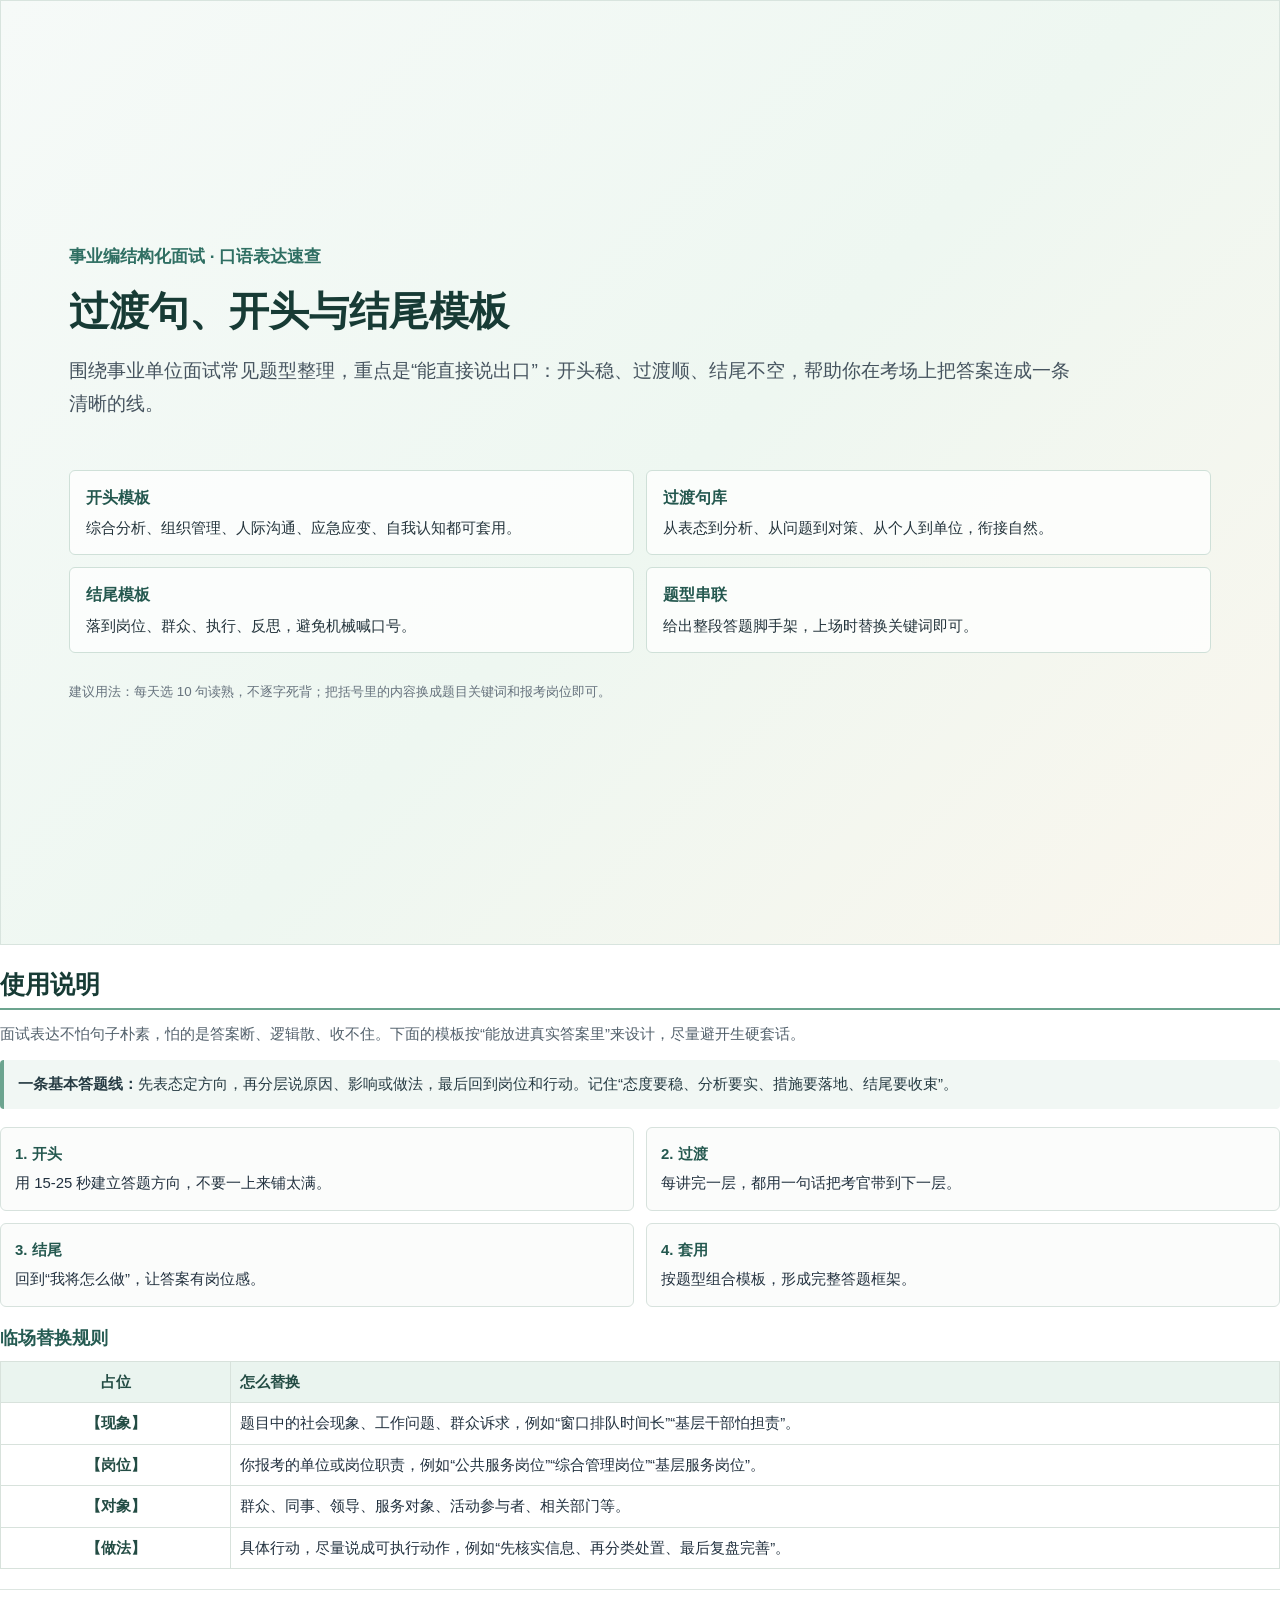
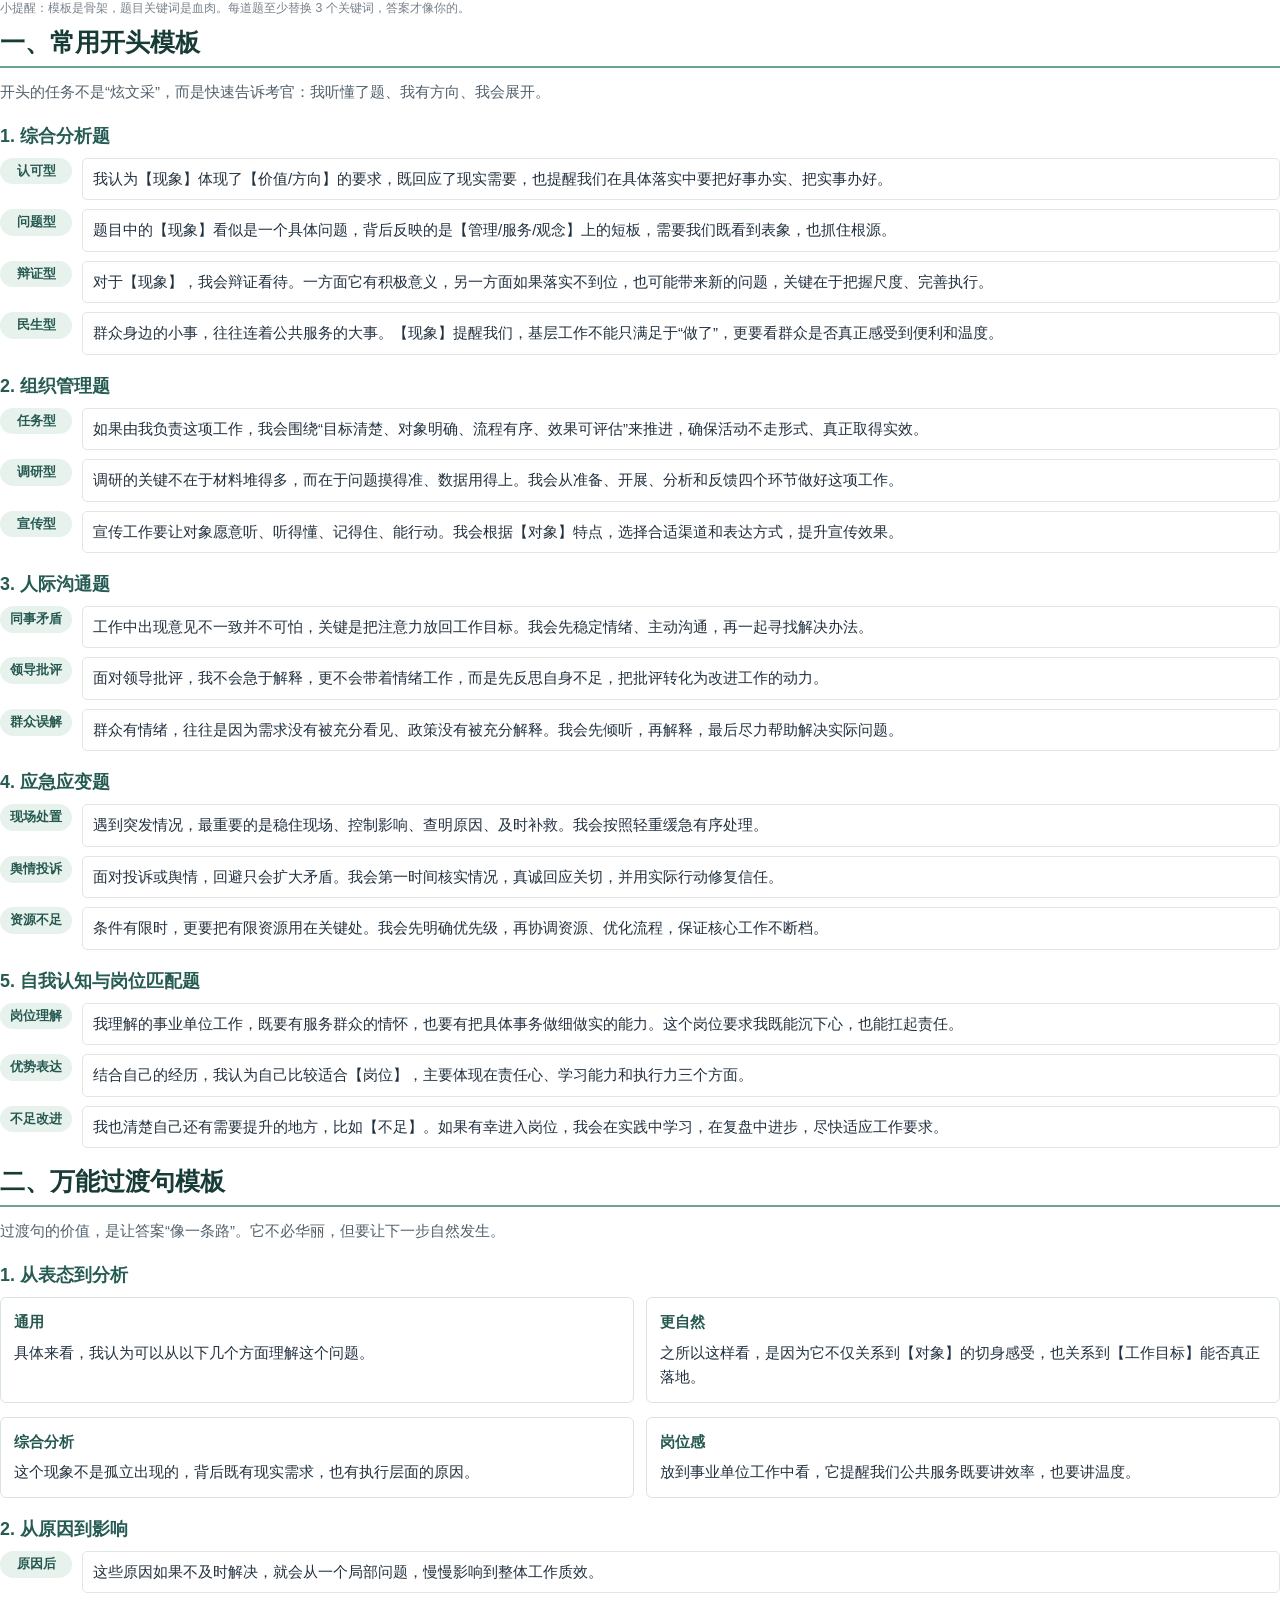
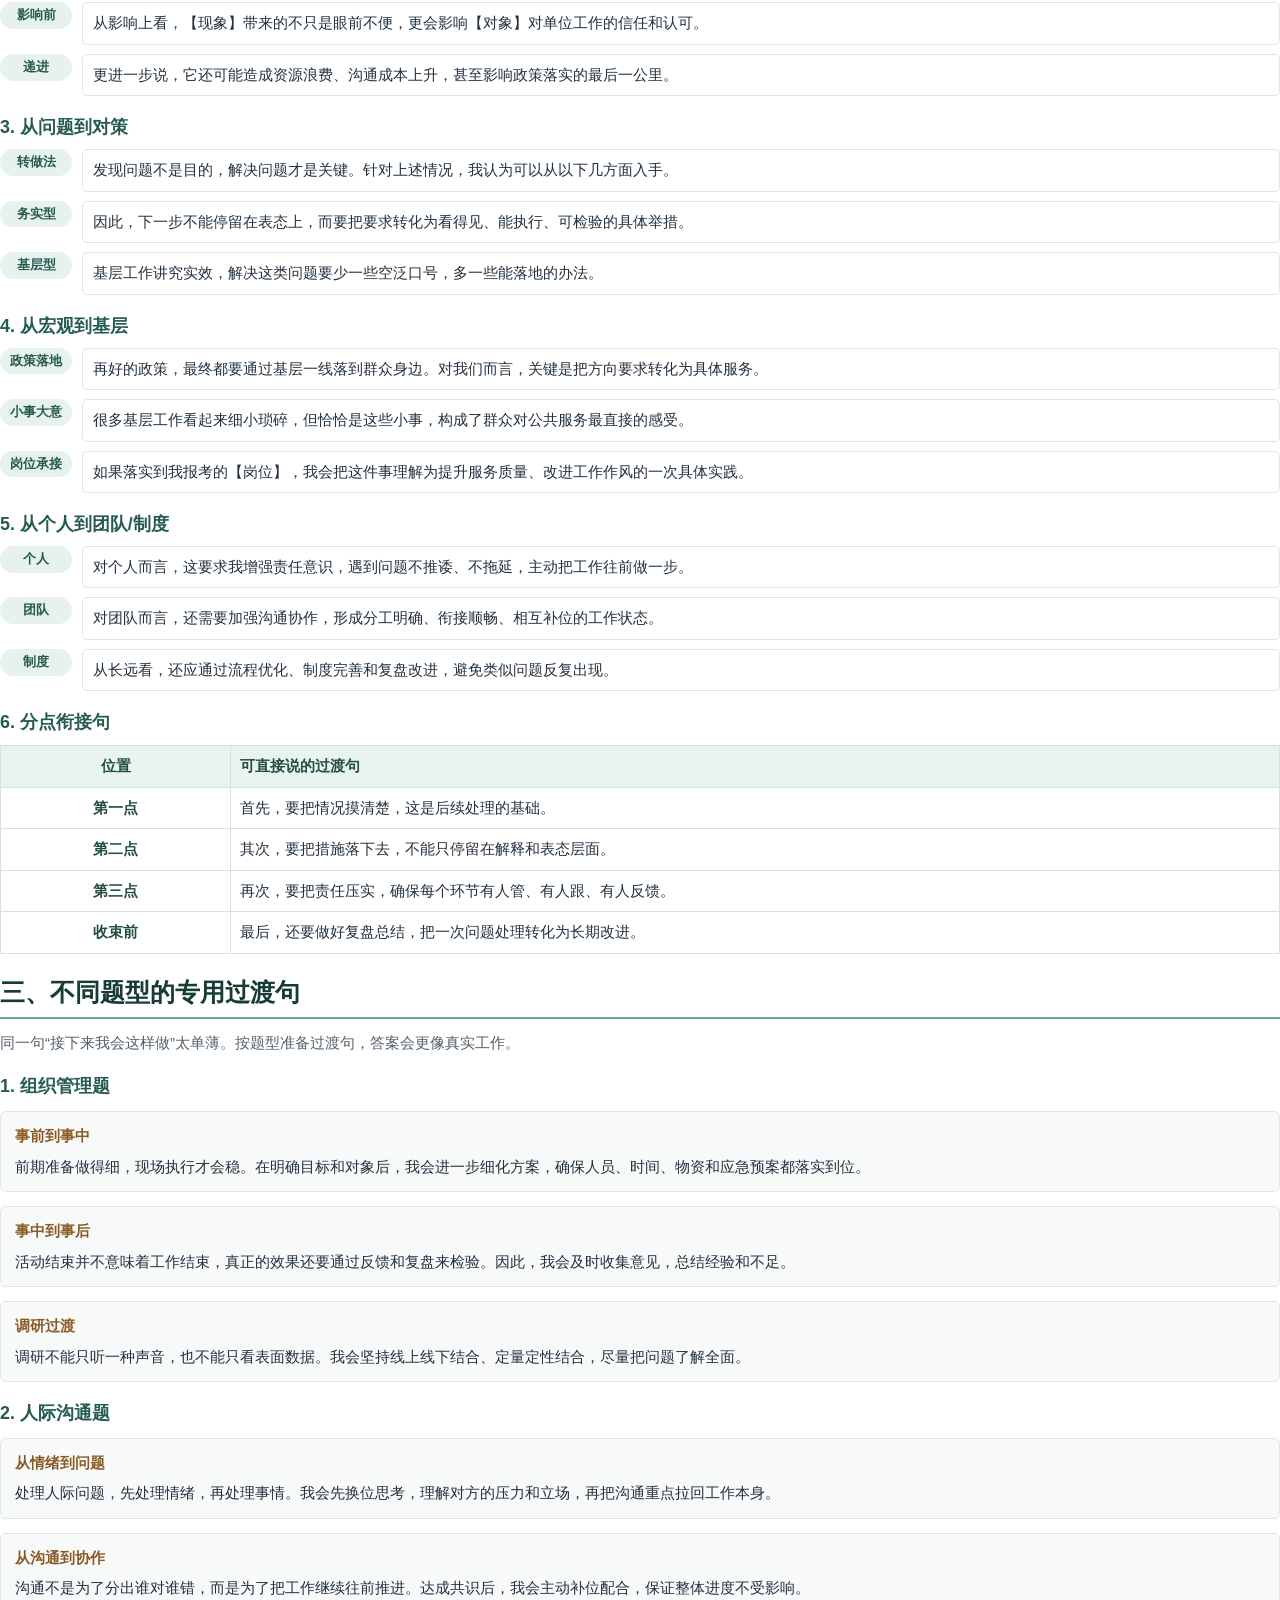
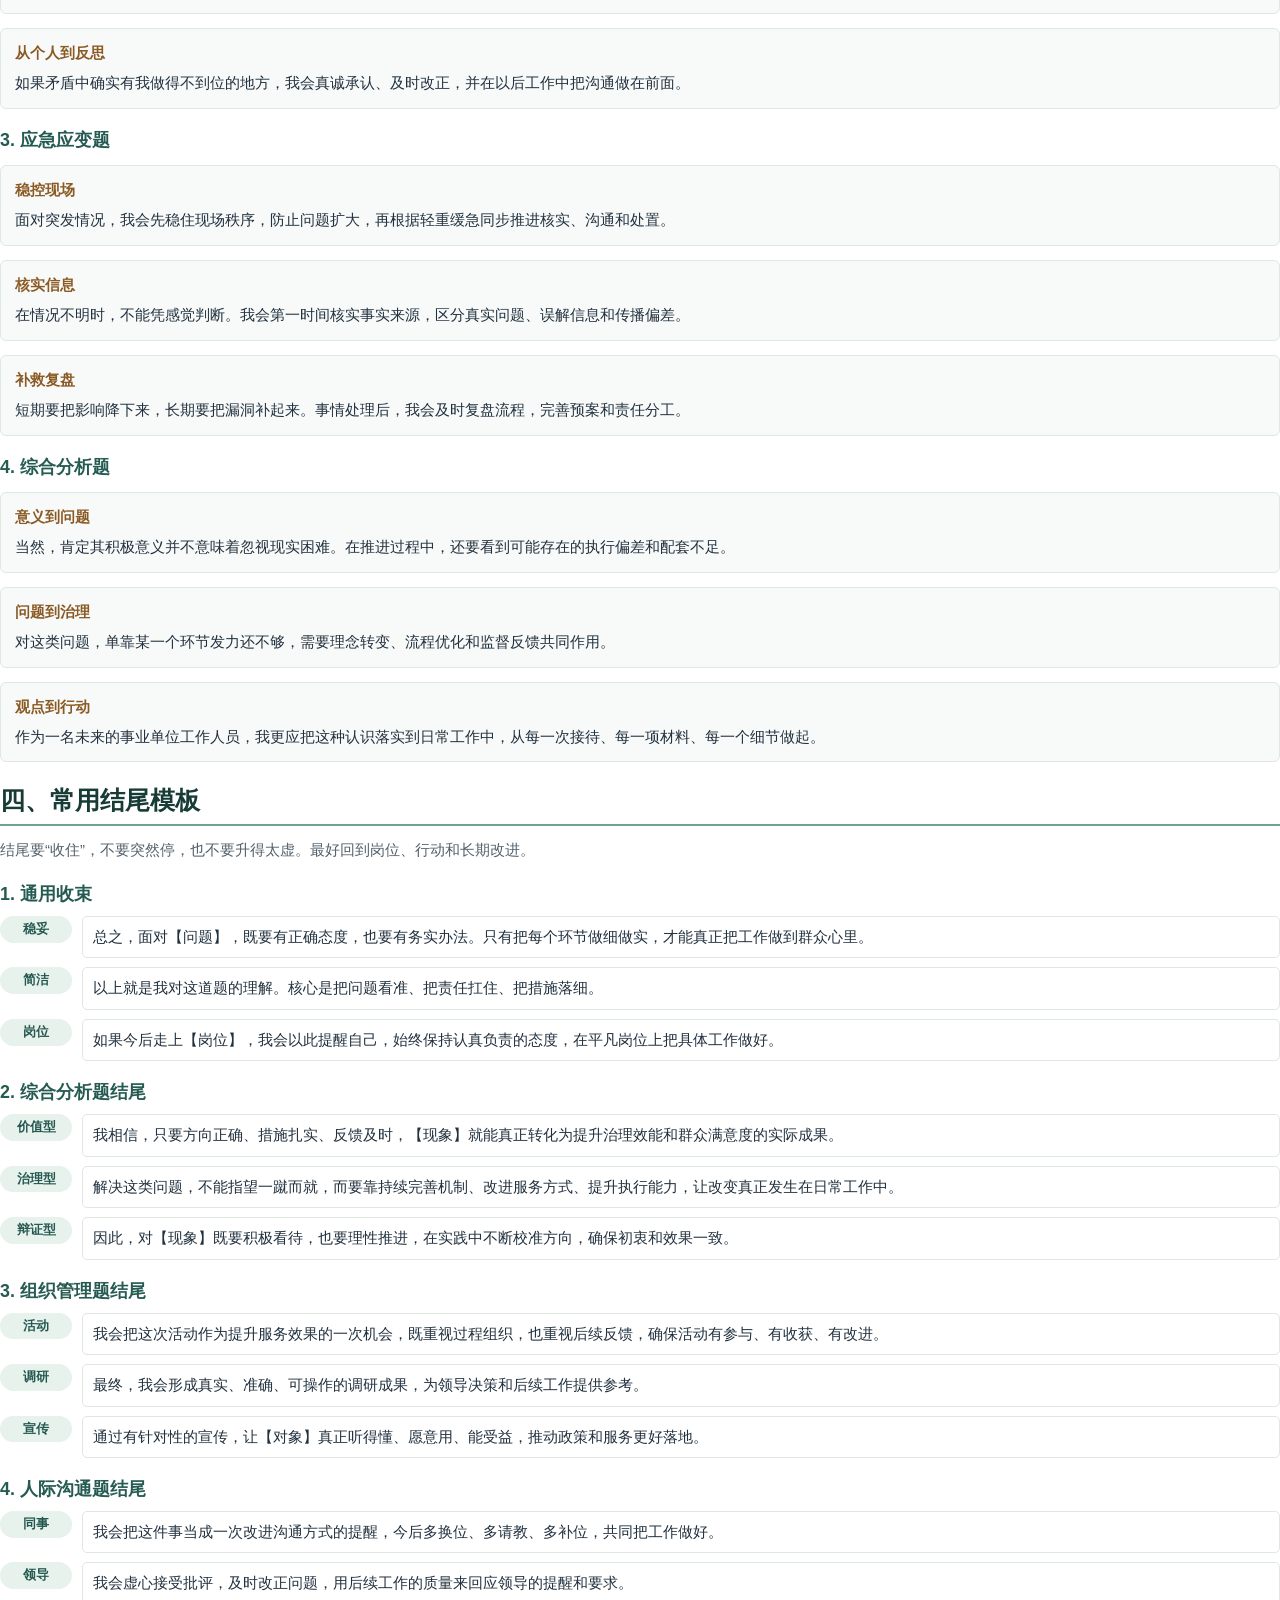
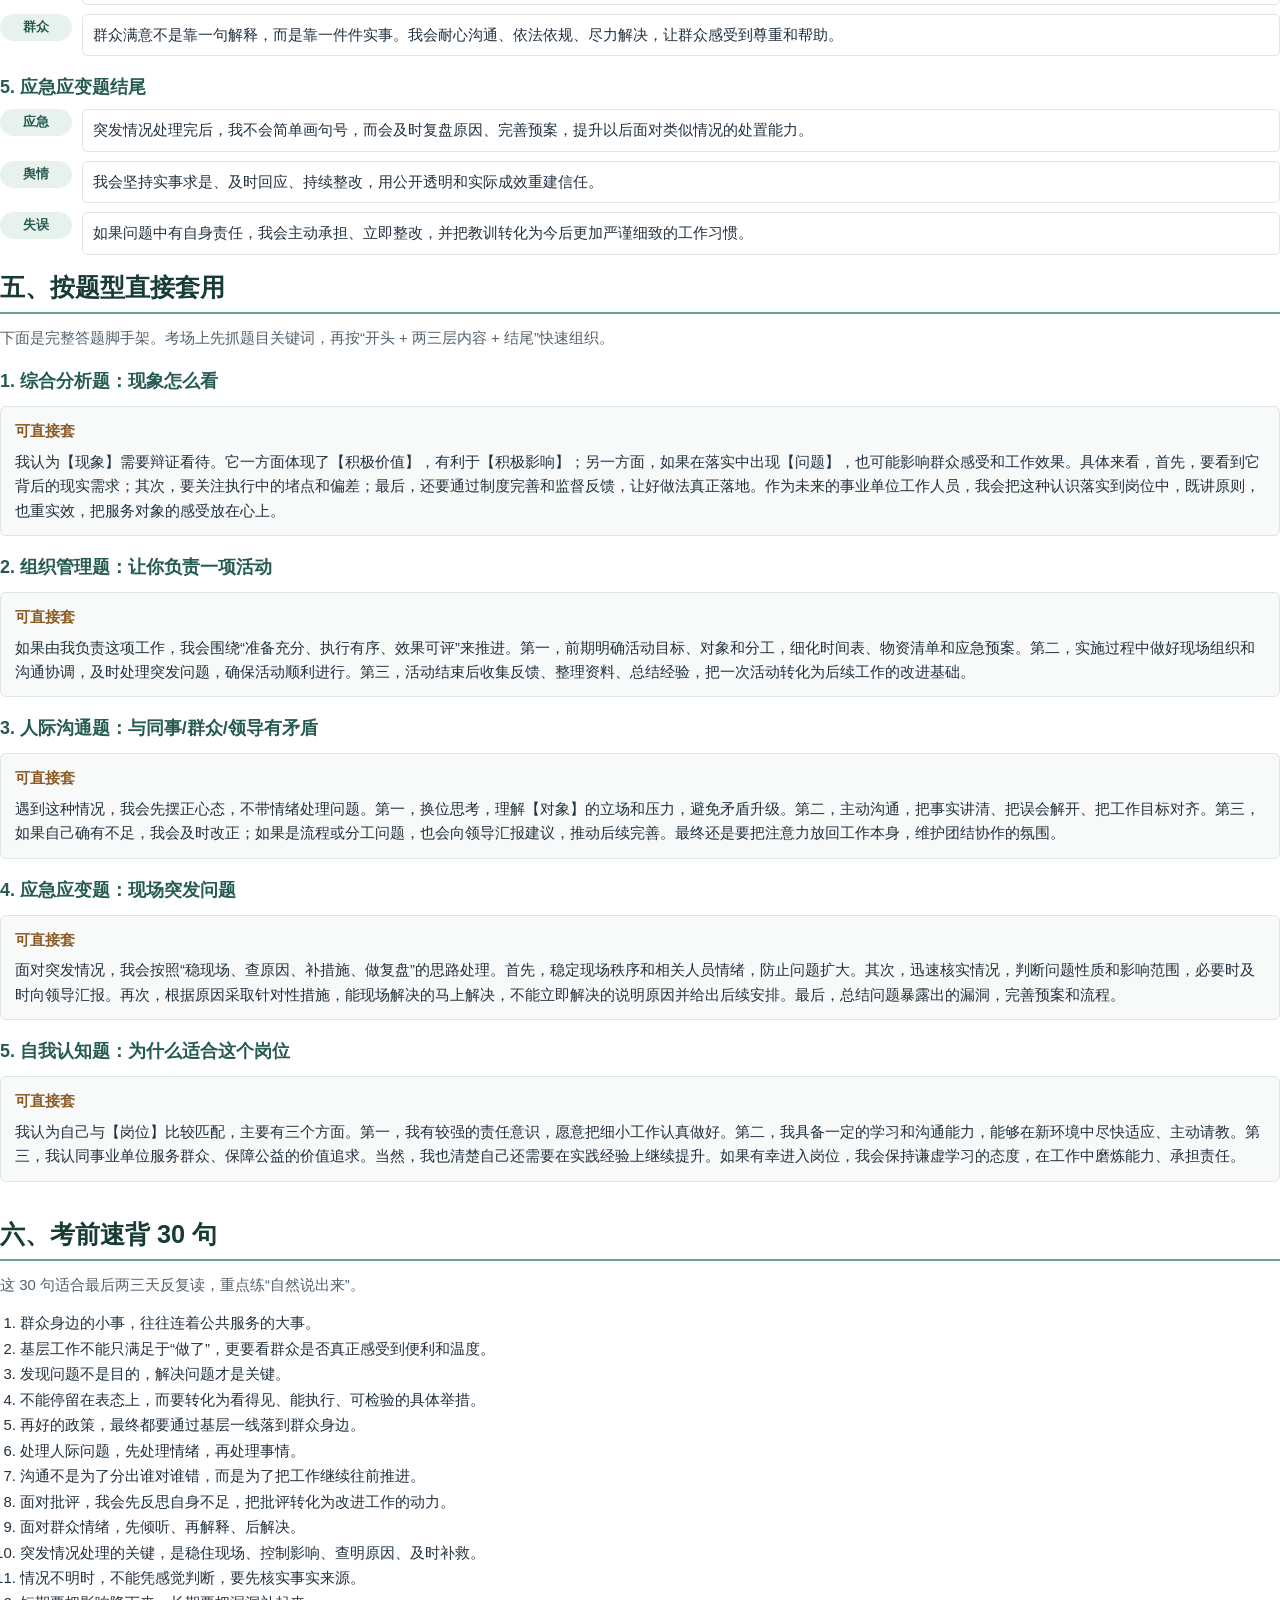
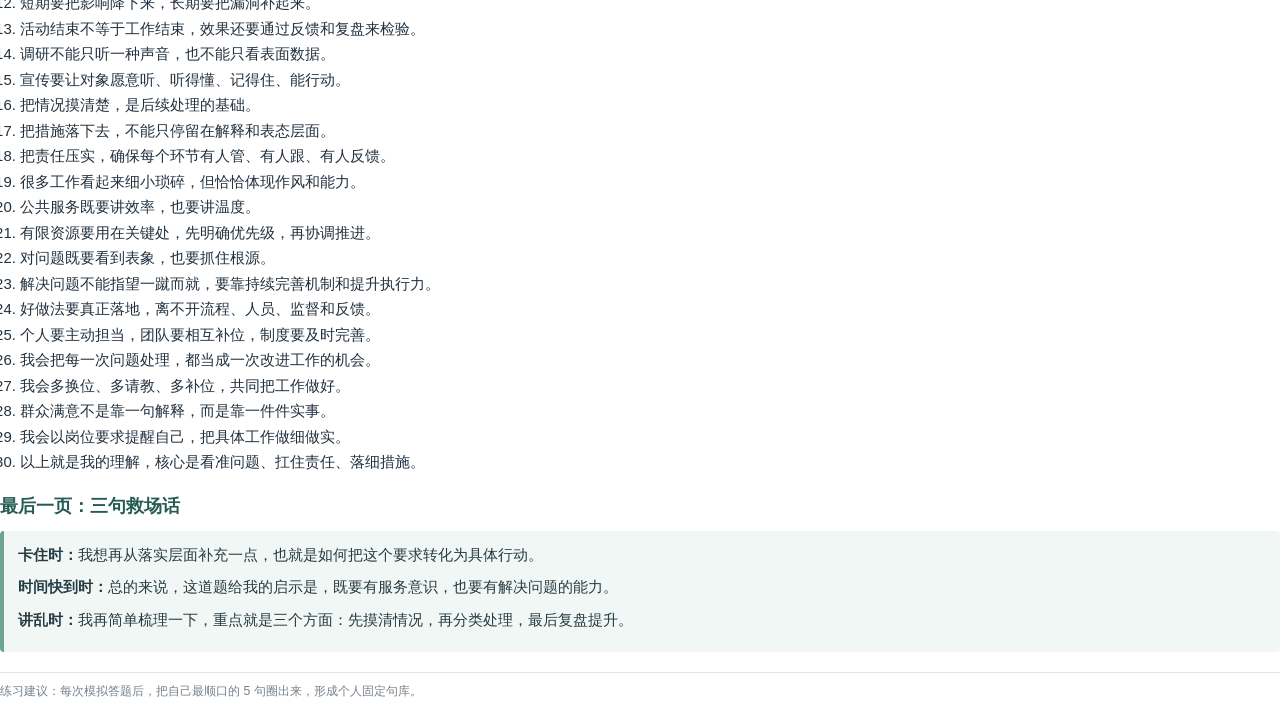
<file: docs/事业编面试过渡句开头结尾模板.html>
<!doctype html>
<html lang="zh-CN">
<head>
  <meta charset="utf-8">
  <title>事业编面试过渡句、开头与结尾模板</title>
  <style>
    @page {
      size: A4;
      margin: 16mm 15mm;
    }

    * {
      box-sizing: border-box;
    }

    body {
      margin: 0;
      color: #22313f;
      background: #ffffff;
      font-family: "Microsoft YaHei", "Noto Sans SC", "DengXian", "SimSun", Arial, sans-serif;
      font-size: 11.2pt;
      line-height: 1.64;
      -webkit-print-color-adjust: exact;
      print-color-adjust: exact;
    }

    .cover {
      min-height: 250mm;
      padding: 24mm 18mm;
      border: 1px solid #d8e4de;
      background: linear-gradient(135deg, #f6faf8 0%, #eef7f1 52%, #faf6ed 100%);
      display: flex;
      flex-direction: column;
      justify-content: center;
    }

    .kicker {
      color: #2f6f63;
      font-size: 13pt;
      font-weight: 700;
      margin-bottom: 18px;
    }

    h1 {
      margin: 0 0 18px;
      color: #173b35;
      font-size: 30pt;
      line-height: 1.18;
      font-weight: 800;
    }

    .subtitle {
      width: 88%;
      margin: 0 0 30px;
      color: #46545f;
      font-size: 14.4pt;
      line-height: 1.72;
    }

    .cover-grid {
      display: grid;
      grid-template-columns: repeat(2, 1fr);
      gap: 12px;
      margin-top: 20px;
    }

    .cover-card {
      min-height: 76px;
      padding: 14px 16px;
      border: 1px solid #cfe0d8;
      border-radius: 6px;
      background: rgba(255, 255, 255, 0.76);
      color: #24343c;
    }

    .cover-card strong {
      display: block;
      margin-bottom: 5px;
      color: #24584f;
      font-size: 12pt;
    }

    .meta {
      margin-top: 28px;
      color: #66727d;
      font-size: 10pt;
    }

    .toc {
      break-before: page;
      padding-top: 6mm;
    }

    h2 {
      margin: 0 0 12px;
      color: #173b35;
      font-size: 19pt;
      line-height: 1.28;
      font-weight: 800;
      border-bottom: 2px solid #6ca48f;
      padding-bottom: 8px;
      break-after: avoid;
    }

    h3 {
      margin: 20px 0 8px;
      color: #255b52;
      font-size: 13.4pt;
      line-height: 1.34;
      font-weight: 800;
      break-after: avoid;
    }

    h4 {
      margin: 14px 0 6px;
      color: #2c4b58;
      font-size: 11.7pt;
      font-weight: 800;
      break-after: avoid;
    }

    p {
      margin: 0 0 8px;
    }

    .section {
      break-before: page;
      padding-top: 2mm;
    }

    .section.continue {
      break-before: auto;
      padding-top: 6mm;
    }

    .lead {
      margin: 0 0 14px;
      color: #53616c;
      font-size: 11.2pt;
    }

    .note {
      margin: 12px 0 16px;
      padding: 12px 14px;
      border-left: 4px solid #6ca48f;
      border-radius: 4px;
      background: #f1f7f4;
      color: #263b43;
    }

    .light-note {
      margin: 10px 0 14px;
      padding: 10px 12px;
      border: 1px solid #d7e8e1;
      border-radius: 5px;
      background: #fbfdfc;
      color: #46545f;
    }

    .toc-grid {
      display: grid;
      grid-template-columns: repeat(2, 1fr);
      gap: 12px;
      margin-top: 18px;
    }

    .toc-item {
      padding: 14px;
      border: 1px solid #d7e2dd;
      border-radius: 6px;
      background: #fbfcfb;
    }

    .toc-item strong {
      display: block;
      color: #24584f;
      margin-bottom: 5px;
    }

    .formula {
      display: grid;
      grid-template-columns: 72px 1fr;
      gap: 10px;
      margin: 9px 0;
      break-inside: avoid;
    }

    .tag {
      align-self: start;
      padding: 3px 8px;
      border-radius: 999px;
      background: #e7f2ed;
      color: #24584f;
      font-weight: 800;
      font-size: 9.5pt;
      text-align: center;
      white-space: nowrap;
    }

    .sentence {
      padding: 8px 10px;
      border: 1px solid #e0e7e3;
      border-radius: 5px;
      background: #ffffff;
    }

    .sentence b {
      color: #173b35;
    }

    .sentence em {
      color: #8a5a24;
      font-style: normal;
      font-weight: 700;
    }

    .table {
      width: 100%;
      border-collapse: collapse;
      margin: 10px 0 15px;
      break-inside: auto;
    }

    .table th,
    .table td {
      border: 1px solid #d8e2dc;
      padding: 8px 9px;
      vertical-align: middle;
      text-align: left;
    }

    .table th {
      background: #eaf4ef;
      color: #234c44;
      font-weight: 800;
    }

    .table td:first-child,
    .table th:first-child {
      width: 18%;
      text-align: center;
      color: #234c44;
      font-weight: 700;
    }

    .split {
      display: grid;
      grid-template-columns: 1fr 1fr;
      gap: 12px;
      margin: 10px 0 14px;
    }

    .box {
      padding: 12px 13px;
      border: 1px solid #d9e4df;
      border-radius: 6px;
      background: #fff;
      break-inside: avoid;
    }

    .box-title {
      margin-bottom: 6px;
      color: #24584f;
      font-weight: 800;
    }

    ul,
    ol {
      margin: 6px 0 10px 20px;
      padding: 0;
    }

    li {
      margin: 3px 0;
    }

    .compact li {
      margin: 1px 0;
    }

    .script {
      padding: 12px 14px;
      margin: 12px 0 14px;
      border-radius: 6px;
      background: #f8faf9;
      border: 1px solid #dfe7e2;
      break-inside: avoid;
    }

    .script .label {
      margin-bottom: 6px;
      color: #8a5a24;
      font-weight: 800;
    }

    .avoid {
      break-inside: avoid;
    }

    .page-foot {
      margin-top: 20px;
      padding-top: 8px;
      border-top: 1px solid #dde6e1;
      color: #77818a;
      font-size: 9.2pt;
    }
  </style>
</head>
<body>
  <section class="cover">
    <div class="kicker">事业编结构化面试 · 口语表达速查</div>
    <h1>过渡句、开头与结尾模板</h1>
    <p class="subtitle">围绕事业单位面试常见题型整理，重点是“能直接说出口”：开头稳、过渡顺、结尾不空，帮助你在考场上把答案连成一条清晰的线。</p>
    <div class="cover-grid">
      <div class="cover-card"><strong>开头模板</strong>综合分析、组织管理、人际沟通、应急应变、自我认知都可套用。</div>
      <div class="cover-card"><strong>过渡句库</strong>从表态到分析、从问题到对策、从个人到单位，衔接自然。</div>
      <div class="cover-card"><strong>结尾模板</strong>落到岗位、群众、执行、反思，避免机械喊口号。</div>
      <div class="cover-card"><strong>题型串联</strong>给出整段答题脚手架，上场时替换关键词即可。</div>
    </div>
    <div class="meta">建议用法：每天选 10 句读熟，不逐字死背；把括号里的内容换成题目关键词和报考岗位即可。</div>
  </section>

  <section class="toc">
    <h2>使用说明</h2>
    <p class="lead">面试表达不怕句子朴素，怕的是答案断、逻辑散、收不住。下面的模板按“能放进真实答案里”来设计，尽量避开生硬套话。</p>
    <div class="note">
      <b>一条基本答题线：</b>先表态定方向，再分层说原因、影响或做法，最后回到岗位和行动。记住“态度要稳、分析要实、措施要落地、结尾要收束”。
    </div>
    <div class="toc-grid">
      <div class="toc-item"><strong>1. 开头</strong>用 15-25 秒建立答题方向，不要一上来铺太满。</div>
      <div class="toc-item"><strong>2. 过渡</strong>每讲完一层，都用一句话把考官带到下一层。</div>
      <div class="toc-item"><strong>3. 结尾</strong>回到“我将怎么做”，让答案有岗位感。</div>
      <div class="toc-item"><strong>4. 套用</strong>按题型组合模板，形成完整答题框架。</div>
    </div>

    <h3>临场替换规则</h3>
    <table class="table">
      <tr><th>占位</th><th>怎么替换</th></tr>
      <tr><td>【现象】</td><td>题目中的社会现象、工作问题、群众诉求，例如“窗口排队时间长”“基层干部怕担责”。</td></tr>
      <tr><td>【岗位】</td><td>你报考的单位或岗位职责，例如“公共服务岗位”“综合管理岗位”“基层服务岗位”。</td></tr>
      <tr><td>【对象】</td><td>群众、同事、领导、服务对象、活动参与者、相关部门等。</td></tr>
      <tr><td>【做法】</td><td>具体行动，尽量说成可执行动作，例如“先核实信息、再分类处置、最后复盘完善”。</td></tr>
    </table>
    <div class="page-foot">小提醒：模板是骨架，题目关键词是血肉。每道题至少替换 3 个关键词，答案才像你的。</div>
  </section>

  <section class="section">
    <h2>一、常用开头模板</h2>
    <p class="lead">开头的任务不是“炫文采”，而是快速告诉考官：我听懂了题、我有方向、我会展开。</p>

    <h3>1. 综合分析题</h3>
    <div class="formula">
      <div class="tag">认可型</div>
      <div class="sentence">我认为【现象】体现了【价值/方向】的要求，既回应了现实需要，也提醒我们在具体落实中要把好事办实、把实事办好。</div>
    </div>
    <div class="formula">
      <div class="tag">问题型</div>
      <div class="sentence">题目中的【现象】看似是一个具体问题，背后反映的是【管理/服务/观念】上的短板，需要我们既看到表象，也抓住根源。</div>
    </div>
    <div class="formula">
      <div class="tag">辩证型</div>
      <div class="sentence">对于【现象】，我会辩证看待。一方面它有积极意义，另一方面如果落实不到位，也可能带来新的问题，关键在于把握尺度、完善执行。</div>
    </div>
    <div class="formula">
      <div class="tag">民生型</div>
      <div class="sentence">群众身边的小事，往往连着公共服务的大事。【现象】提醒我们，基层工作不能只满足于“做了”，更要看群众是否真正感受到便利和温度。</div>
    </div>

    <h3>2. 组织管理题</h3>
    <div class="formula">
      <div class="tag">任务型</div>
      <div class="sentence">如果由我负责这项工作，我会围绕“目标清楚、对象明确、流程有序、效果可评估”来推进，确保活动不走形式、真正取得实效。</div>
    </div>
    <div class="formula">
      <div class="tag">调研型</div>
      <div class="sentence">调研的关键不在于材料堆得多，而在于问题摸得准、数据用得上。我会从准备、开展、分析和反馈四个环节做好这项工作。</div>
    </div>
    <div class="formula">
      <div class="tag">宣传型</div>
      <div class="sentence">宣传工作要让对象愿意听、听得懂、记得住、能行动。我会根据【对象】特点，选择合适渠道和表达方式，提升宣传效果。</div>
    </div>

    <h3>3. 人际沟通题</h3>
    <div class="formula">
      <div class="tag">同事矛盾</div>
      <div class="sentence">工作中出现意见不一致并不可怕，关键是把注意力放回工作目标。我会先稳定情绪、主动沟通，再一起寻找解决办法。</div>
    </div>
    <div class="formula">
      <div class="tag">领导批评</div>
      <div class="sentence">面对领导批评，我不会急于解释，更不会带着情绪工作，而是先反思自身不足，把批评转化为改进工作的动力。</div>
    </div>
    <div class="formula">
      <div class="tag">群众误解</div>
      <div class="sentence">群众有情绪，往往是因为需求没有被充分看见、政策没有被充分解释。我会先倾听，再解释，最后尽力帮助解决实际问题。</div>
    </div>

    <h3>4. 应急应变题</h3>
    <div class="formula">
      <div class="tag">现场处置</div>
      <div class="sentence">遇到突发情况，最重要的是稳住现场、控制影响、查明原因、及时补救。我会按照轻重缓急有序处理。</div>
    </div>
    <div class="formula">
      <div class="tag">舆情投诉</div>
      <div class="sentence">面对投诉或舆情，回避只会扩大矛盾。我会第一时间核实情况，真诚回应关切，并用实际行动修复信任。</div>
    </div>
    <div class="formula">
      <div class="tag">资源不足</div>
      <div class="sentence">条件有限时，更要把有限资源用在关键处。我会先明确优先级，再协调资源、优化流程，保证核心工作不断档。</div>
    </div>

    <h3>5. 自我认知与岗位匹配题</h3>
    <div class="formula">
      <div class="tag">岗位理解</div>
      <div class="sentence">我理解的事业单位工作，既要有服务群众的情怀，也要有把具体事务做细做实的能力。这个岗位要求我既能沉下心，也能扛起责任。</div>
    </div>
    <div class="formula">
      <div class="tag">优势表达</div>
      <div class="sentence">结合自己的经历，我认为自己比较适合【岗位】，主要体现在责任心、学习能力和执行力三个方面。</div>
    </div>
    <div class="formula">
      <div class="tag">不足改进</div>
      <div class="sentence">我也清楚自己还有需要提升的地方，比如【不足】。如果有幸进入岗位，我会在实践中学习，在复盘中进步，尽快适应工作要求。</div>
    </div>
  </section>

  <section class="section">
    <h2>二、万能过渡句模板</h2>
    <p class="lead">过渡句的价值，是让答案“像一条路”。它不必华丽，但要让下一步自然发生。</p>

    <h3>1. 从表态到分析</h3>
    <div class="split">
      <div class="box"><div class="box-title">通用</div>具体来看，我认为可以从以下几个方面理解这个问题。</div>
      <div class="box"><div class="box-title">更自然</div>之所以这样看，是因为它不仅关系到【对象】的切身感受，也关系到【工作目标】能否真正落地。</div>
    </div>
    <div class="split">
      <div class="box"><div class="box-title">综合分析</div>这个现象不是孤立出现的，背后既有现实需求，也有执行层面的原因。</div>
      <div class="box"><div class="box-title">岗位感</div>放到事业单位工作中看，它提醒我们公共服务既要讲效率，也要讲温度。</div>
    </div>

    <h3>2. 从原因到影响</h3>
    <div class="formula"><div class="tag">原因后</div><div class="sentence">这些原因如果不及时解决，就会从一个局部问题，慢慢影响到整体工作质效。</div></div>
    <div class="formula"><div class="tag">影响前</div><div class="sentence">从影响上看，【现象】带来的不只是眼前不便，更会影响【对象】对单位工作的信任和认可。</div></div>
    <div class="formula"><div class="tag">递进</div><div class="sentence">更进一步说，它还可能造成资源浪费、沟通成本上升，甚至影响政策落实的最后一公里。</div></div>

    <h3>3. 从问题到对策</h3>
    <div class="formula"><div class="tag">转做法</div><div class="sentence">发现问题不是目的，解决问题才是关键。针对上述情况，我认为可以从以下几方面入手。</div></div>
    <div class="formula"><div class="tag">务实型</div><div class="sentence">因此，下一步不能停留在表态上，而要把要求转化为看得见、能执行、可检验的具体举措。</div></div>
    <div class="formula"><div class="tag">基层型</div><div class="sentence">基层工作讲究实效，解决这类问题要少一些空泛口号，多一些能落地的办法。</div></div>

    <h3>4. 从宏观到基层</h3>
    <div class="formula"><div class="tag">政策落地</div><div class="sentence">再好的政策，最终都要通过基层一线落到群众身边。对我们而言，关键是把方向要求转化为具体服务。</div></div>
    <div class="formula"><div class="tag">小事大意</div><div class="sentence">很多基层工作看起来细小琐碎，但恰恰是这些小事，构成了群众对公共服务最直接的感受。</div></div>
    <div class="formula"><div class="tag">岗位承接</div><div class="sentence">如果落实到我报考的【岗位】，我会把这件事理解为提升服务质量、改进工作作风的一次具体实践。</div></div>

    <h3>5. 从个人到团队/制度</h3>
    <div class="formula"><div class="tag">个人</div><div class="sentence">对个人而言，这要求我增强责任意识，遇到问题不推诿、不拖延，主动把工作往前做一步。</div></div>
    <div class="formula"><div class="tag">团队</div><div class="sentence">对团队而言，还需要加强沟通协作，形成分工明确、衔接顺畅、相互补位的工作状态。</div></div>
    <div class="formula"><div class="tag">制度</div><div class="sentence">从长远看，还应通过流程优化、制度完善和复盘改进，避免类似问题反复出现。</div></div>

    <h3>6. 分点衔接句</h3>
    <table class="table">
      <tr><th>位置</th><th>可直接说的过渡句</th></tr>
      <tr><td>第一点</td><td>首先，要把情况摸清楚，这是后续处理的基础。</td></tr>
      <tr><td>第二点</td><td>其次，要把措施落下去，不能只停留在解释和表态层面。</td></tr>
      <tr><td>第三点</td><td>再次，要把责任压实，确保每个环节有人管、有人跟、有人反馈。</td></tr>
      <tr><td>收束前</td><td>最后，还要做好复盘总结，把一次问题处理转化为长期改进。</td></tr>
    </table>
  </section>

  <section class="section">
    <h2>三、不同题型的专用过渡句</h2>
    <p class="lead">同一句“接下来我会这样做”太单薄。按题型准备过渡句，答案会更像真实工作。</p>

    <h3>1. 组织管理题</h3>
    <div class="script">
      <div class="label">事前到事中</div>
      前期准备做得细，现场执行才会稳。在明确目标和对象后，我会进一步细化方案，确保人员、时间、物资和应急预案都落实到位。
    </div>
    <div class="script">
      <div class="label">事中到事后</div>
      活动结束并不意味着工作结束，真正的效果还要通过反馈和复盘来检验。因此，我会及时收集意见，总结经验和不足。
    </div>
    <div class="script">
      <div class="label">调研过渡</div>
      调研不能只听一种声音，也不能只看表面数据。我会坚持线上线下结合、定量定性结合，尽量把问题了解全面。
    </div>

    <h3>2. 人际沟通题</h3>
    <div class="script">
      <div class="label">从情绪到问题</div>
      处理人际问题，先处理情绪，再处理事情。我会先换位思考，理解对方的压力和立场，再把沟通重点拉回工作本身。
    </div>
    <div class="script">
      <div class="label">从沟通到协作</div>
      沟通不是为了分出谁对谁错，而是为了把工作继续往前推进。达成共识后，我会主动补位配合，保证整体进度不受影响。
    </div>
    <div class="script">
      <div class="label">从个人到反思</div>
      如果矛盾中确实有我做得不到位的地方，我会真诚承认、及时改正，并在以后工作中把沟通做在前面。
    </div>

    <h3>3. 应急应变题</h3>
    <div class="script">
      <div class="label">稳控现场</div>
      面对突发情况，我会先稳住现场秩序，防止问题扩大，再根据轻重缓急同步推进核实、沟通和处置。
    </div>
    <div class="script">
      <div class="label">核实信息</div>
      在情况不明时，不能凭感觉判断。我会第一时间核实事实来源，区分真实问题、误解信息和传播偏差。
    </div>
    <div class="script">
      <div class="label">补救复盘</div>
      短期要把影响降下来，长期要把漏洞补起来。事情处理后，我会及时复盘流程，完善预案和责任分工。
    </div>

    <h3>4. 综合分析题</h3>
    <div class="script">
      <div class="label">意义到问题</div>
      当然，肯定其积极意义并不意味着忽视现实困难。在推进过程中，还要看到可能存在的执行偏差和配套不足。
    </div>
    <div class="script">
      <div class="label">问题到治理</div>
      对这类问题，单靠某一个环节发力还不够，需要理念转变、流程优化和监督反馈共同作用。
    </div>
    <div class="script">
      <div class="label">观点到行动</div>
      作为一名未来的事业单位工作人员，我更应把这种认识落实到日常工作中，从每一次接待、每一项材料、每一个细节做起。
    </div>
  </section>

  <section class="section">
    <h2>四、常用结尾模板</h2>
    <p class="lead">结尾要“收住”，不要突然停，也不要升得太虚。最好回到岗位、行动和长期改进。</p>

    <h3>1. 通用收束</h3>
    <div class="formula"><div class="tag">稳妥</div><div class="sentence">总之，面对【问题】，既要有正确态度，也要有务实办法。只有把每个环节做细做实，才能真正把工作做到群众心里。</div></div>
    <div class="formula"><div class="tag">简洁</div><div class="sentence">以上就是我对这道题的理解。核心是把问题看准、把责任扛住、把措施落细。</div></div>
    <div class="formula"><div class="tag">岗位</div><div class="sentence">如果今后走上【岗位】，我会以此提醒自己，始终保持认真负责的态度，在平凡岗位上把具体工作做好。</div></div>

    <h3>2. 综合分析题结尾</h3>
    <div class="formula"><div class="tag">价值型</div><div class="sentence">我相信，只要方向正确、措施扎实、反馈及时，【现象】就能真正转化为提升治理效能和群众满意度的实际成果。</div></div>
    <div class="formula"><div class="tag">治理型</div><div class="sentence">解决这类问题，不能指望一蹴而就，而要靠持续完善机制、改进服务方式、提升执行能力，让改变真正发生在日常工作中。</div></div>
    <div class="formula"><div class="tag">辩证型</div><div class="sentence">因此，对【现象】既要积极看待，也要理性推进，在实践中不断校准方向，确保初衷和效果一致。</div></div>

    <h3>3. 组织管理题结尾</h3>
    <div class="formula"><div class="tag">活动</div><div class="sentence">我会把这次活动作为提升服务效果的一次机会，既重视过程组织，也重视后续反馈，确保活动有参与、有收获、有改进。</div></div>
    <div class="formula"><div class="tag">调研</div><div class="sentence">最终，我会形成真实、准确、可操作的调研成果，为领导决策和后续工作提供参考。</div></div>
    <div class="formula"><div class="tag">宣传</div><div class="sentence">通过有针对性的宣传，让【对象】真正听得懂、愿意用、能受益，推动政策和服务更好落地。</div></div>

    <h3>4. 人际沟通题结尾</h3>
    <div class="formula"><div class="tag">同事</div><div class="sentence">我会把这件事当成一次改进沟通方式的提醒，今后多换位、多请教、多补位，共同把工作做好。</div></div>
    <div class="formula"><div class="tag">领导</div><div class="sentence">我会虚心接受批评，及时改正问题，用后续工作的质量来回应领导的提醒和要求。</div></div>
    <div class="formula"><div class="tag">群众</div><div class="sentence">群众满意不是靠一句解释，而是靠一件件实事。我会耐心沟通、依法依规、尽力解决，让群众感受到尊重和帮助。</div></div>

    <h3>5. 应急应变题结尾</h3>
    <div class="formula"><div class="tag">应急</div><div class="sentence">突发情况处理完后，我不会简单画句号，而会及时复盘原因、完善预案，提升以后面对类似情况的处置能力。</div></div>
    <div class="formula"><div class="tag">舆情</div><div class="sentence">我会坚持实事求是、及时回应、持续整改，用公开透明和实际成效重建信任。</div></div>
    <div class="formula"><div class="tag">失误</div><div class="sentence">如果问题中有自身责任，我会主动承担、立即整改，并把教训转化为今后更加严谨细致的工作习惯。</div></div>
  </section>

  <section class="section">
    <h2>五、按题型直接套用</h2>
    <p class="lead">下面是完整答题脚手架。考场上先抓题目关键词，再按“开头 + 两三层内容 + 结尾”快速组织。</p>

    <h3>1. 综合分析题：现象怎么看</h3>
    <div class="script">
      <div class="label">可直接套</div>
      我认为【现象】需要辩证看待。它一方面体现了【积极价值】，有利于【积极影响】；另一方面，如果在落实中出现【问题】，也可能影响群众感受和工作效果。具体来看，首先，要看到它背后的现实需求；其次，要关注执行中的堵点和偏差；最后，还要通过制度完善和监督反馈，让好做法真正落地。作为未来的事业单位工作人员，我会把这种认识落实到岗位中，既讲原则，也重实效，把服务对象的感受放在心上。
    </div>

    <h3>2. 组织管理题：让你负责一项活动</h3>
    <div class="script">
      <div class="label">可直接套</div>
      如果由我负责这项工作，我会围绕“准备充分、执行有序、效果可评”来推进。第一，前期明确活动目标、对象和分工，细化时间表、物资清单和应急预案。第二，实施过程中做好现场组织和沟通协调，及时处理突发问题，确保活动顺利进行。第三，活动结束后收集反馈、整理资料、总结经验，把一次活动转化为后续工作的改进基础。
    </div>

    <h3>3. 人际沟通题：与同事/群众/领导有矛盾</h3>
    <div class="script">
      <div class="label">可直接套</div>
      遇到这种情况，我会先摆正心态，不带情绪处理问题。第一，换位思考，理解【对象】的立场和压力，避免矛盾升级。第二，主动沟通，把事实讲清、把误会解开、把工作目标对齐。第三，如果自己确有不足，我会及时改正；如果是流程或分工问题，也会向领导汇报建议，推动后续完善。最终还是要把注意力放回工作本身，维护团结协作的氛围。
    </div>

    <h3>4. 应急应变题：现场突发问题</h3>
    <div class="script">
      <div class="label">可直接套</div>
      面对突发情况，我会按照“稳现场、查原因、补措施、做复盘”的思路处理。首先，稳定现场秩序和相关人员情绪，防止问题扩大。其次，迅速核实情况，判断问题性质和影响范围，必要时及时向领导汇报。再次，根据原因采取针对性措施，能现场解决的马上解决，不能立即解决的说明原因并给出后续安排。最后，总结问题暴露出的漏洞，完善预案和流程。
    </div>

    <h3>5. 自我认知题：为什么适合这个岗位</h3>
    <div class="script">
      <div class="label">可直接套</div>
      我认为自己与【岗位】比较匹配，主要有三个方面。第一，我有较强的责任意识，愿意把细小工作认真做好。第二，我具备一定的学习和沟通能力，能够在新环境中尽快适应、主动请教。第三，我认同事业单位服务群众、保障公益的价值追求。当然，我也清楚自己还需要在实践经验上继续提升。如果有幸进入岗位，我会保持谦虚学习的态度，在工作中磨炼能力、承担责任。
    </div>
  </section>

  <section class="section continue">
    <h2>六、考前速背 30 句</h2>
    <p class="lead">这 30 句适合最后两三天反复读，重点练“自然说出来”。</p>
    <ol class="compact">
      <li>群众身边的小事，往往连着公共服务的大事。</li>
      <li>基层工作不能只满足于“做了”，更要看群众是否真正感受到便利和温度。</li>
      <li>发现问题不是目的，解决问题才是关键。</li>
      <li>不能停留在表态上，而要转化为看得见、能执行、可检验的具体举措。</li>
      <li>再好的政策，最终都要通过基层一线落到群众身边。</li>
      <li>处理人际问题，先处理情绪，再处理事情。</li>
      <li>沟通不是为了分出谁对谁错，而是为了把工作继续往前推进。</li>
      <li>面对批评，我会先反思自身不足，把批评转化为改进工作的动力。</li>
      <li>面对群众情绪，先倾听、再解释、后解决。</li>
      <li>突发情况处理的关键，是稳住现场、控制影响、查明原因、及时补救。</li>
      <li>情况不明时，不能凭感觉判断，要先核实事实来源。</li>
      <li>短期要把影响降下来，长期要把漏洞补起来。</li>
      <li>活动结束不等于工作结束，效果还要通过反馈和复盘来检验。</li>
      <li>调研不能只听一种声音，也不能只看表面数据。</li>
      <li>宣传要让对象愿意听、听得懂、记得住、能行动。</li>
      <li>把情况摸清楚，是后续处理的基础。</li>
      <li>把措施落下去，不能只停留在解释和表态层面。</li>
      <li>把责任压实，确保每个环节有人管、有人跟、有人反馈。</li>
      <li>很多工作看起来细小琐碎，但恰恰体现作风和能力。</li>
      <li>公共服务既要讲效率，也要讲温度。</li>
      <li>有限资源要用在关键处，先明确优先级，再协调推进。</li>
      <li>对问题既要看到表象，也要抓住根源。</li>
      <li>解决问题不能指望一蹴而就，要靠持续完善机制和提升执行力。</li>
      <li>好做法要真正落地，离不开流程、人员、监督和反馈。</li>
      <li>个人要主动担当，团队要相互补位，制度要及时完善。</li>
      <li>我会把每一次问题处理，都当成一次改进工作的机会。</li>
      <li>我会多换位、多请教、多补位，共同把工作做好。</li>
      <li>群众满意不是靠一句解释，而是靠一件件实事。</li>
      <li>我会以岗位要求提醒自己，把具体工作做细做实。</li>
      <li>以上就是我的理解，核心是看准问题、扛住责任、落细措施。</li>
    </ol>

    <h3>最后一页：三句救场话</h3>
    <div class="note">
      <p><b>卡住时：</b>我想再从落实层面补充一点，也就是如何把这个要求转化为具体行动。</p>
      <p><b>时间快到时：</b>总的来说，这道题给我的启示是，既要有服务意识，也要有解决问题的能力。</p>
      <p><b>讲乱时：</b>我再简单梳理一下，重点就是三个方面：先摸清情况，再分类处理，最后复盘提升。</p>
    </div>
    <div class="page-foot">练习建议：每次模拟答题后，把自己最顺口的 5 句圈出来，形成个人固定句库。</div>
  </section>
</body>
</html>
</file>
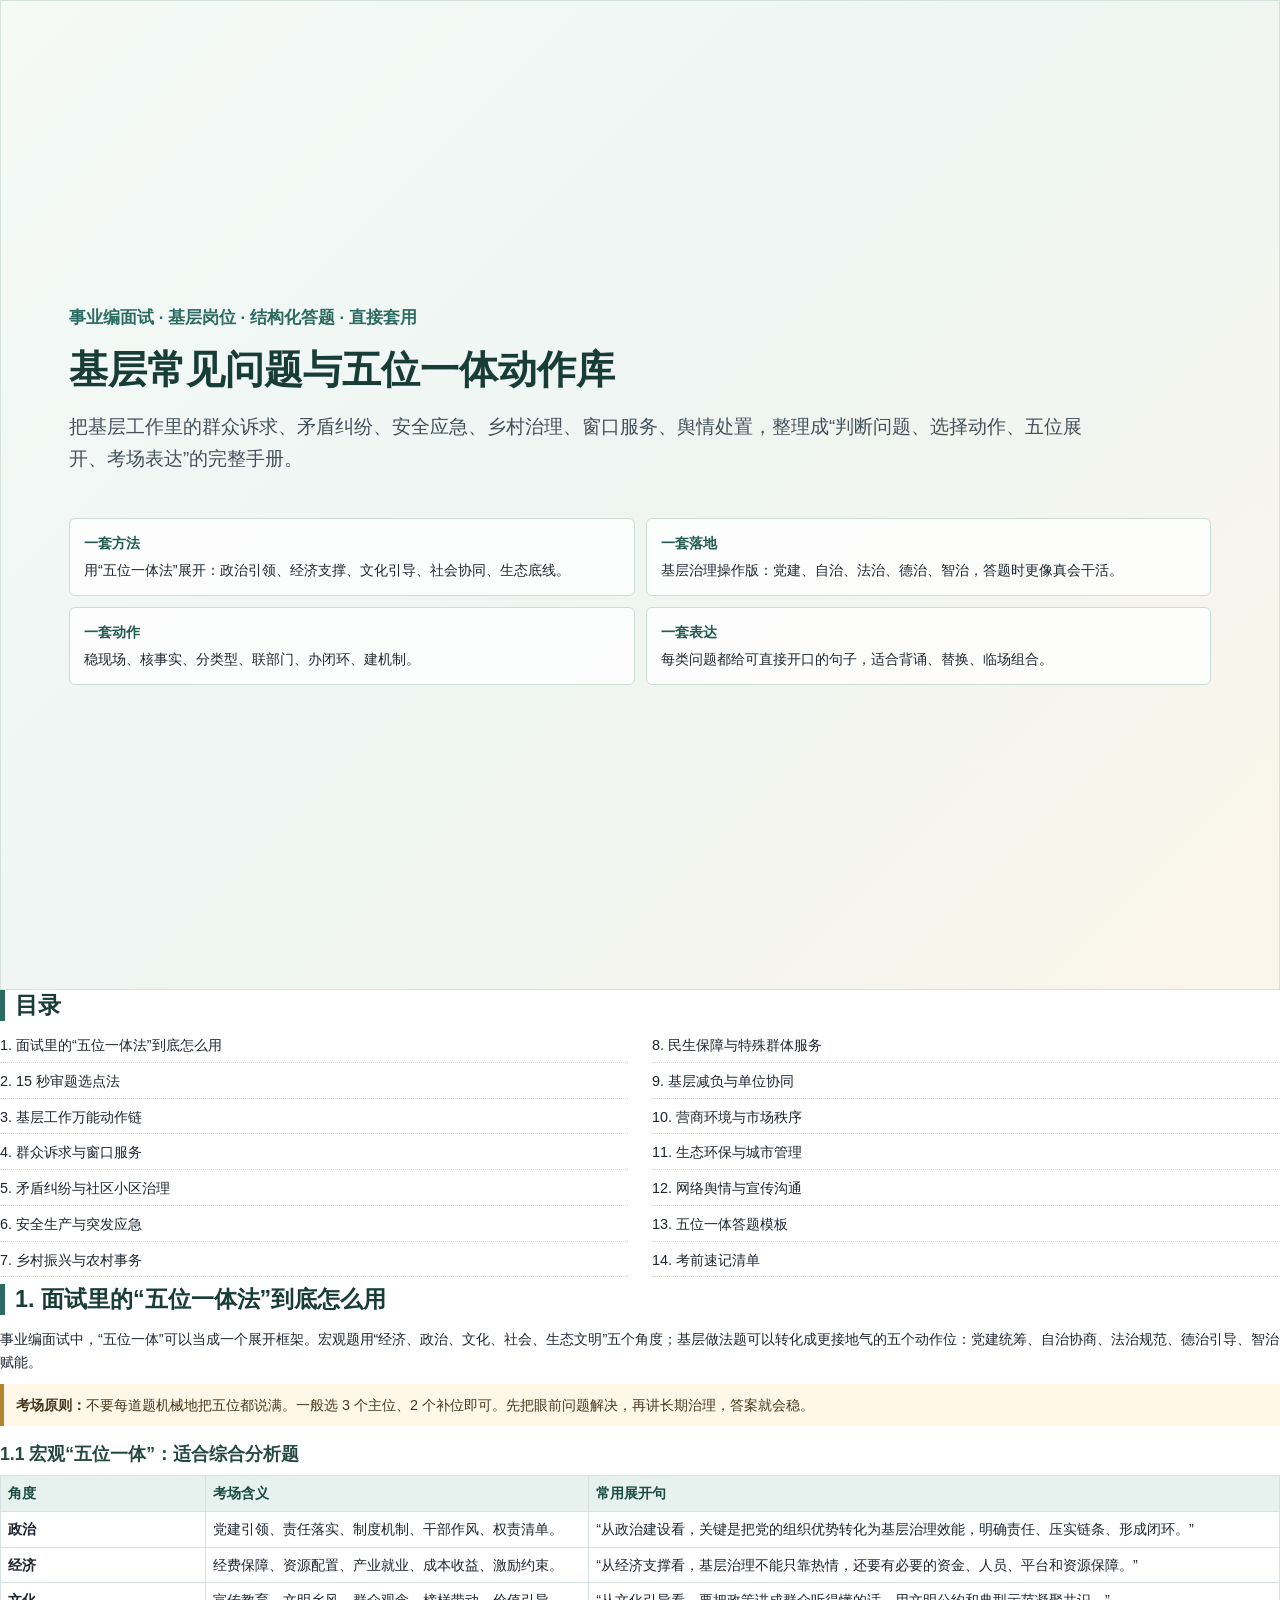
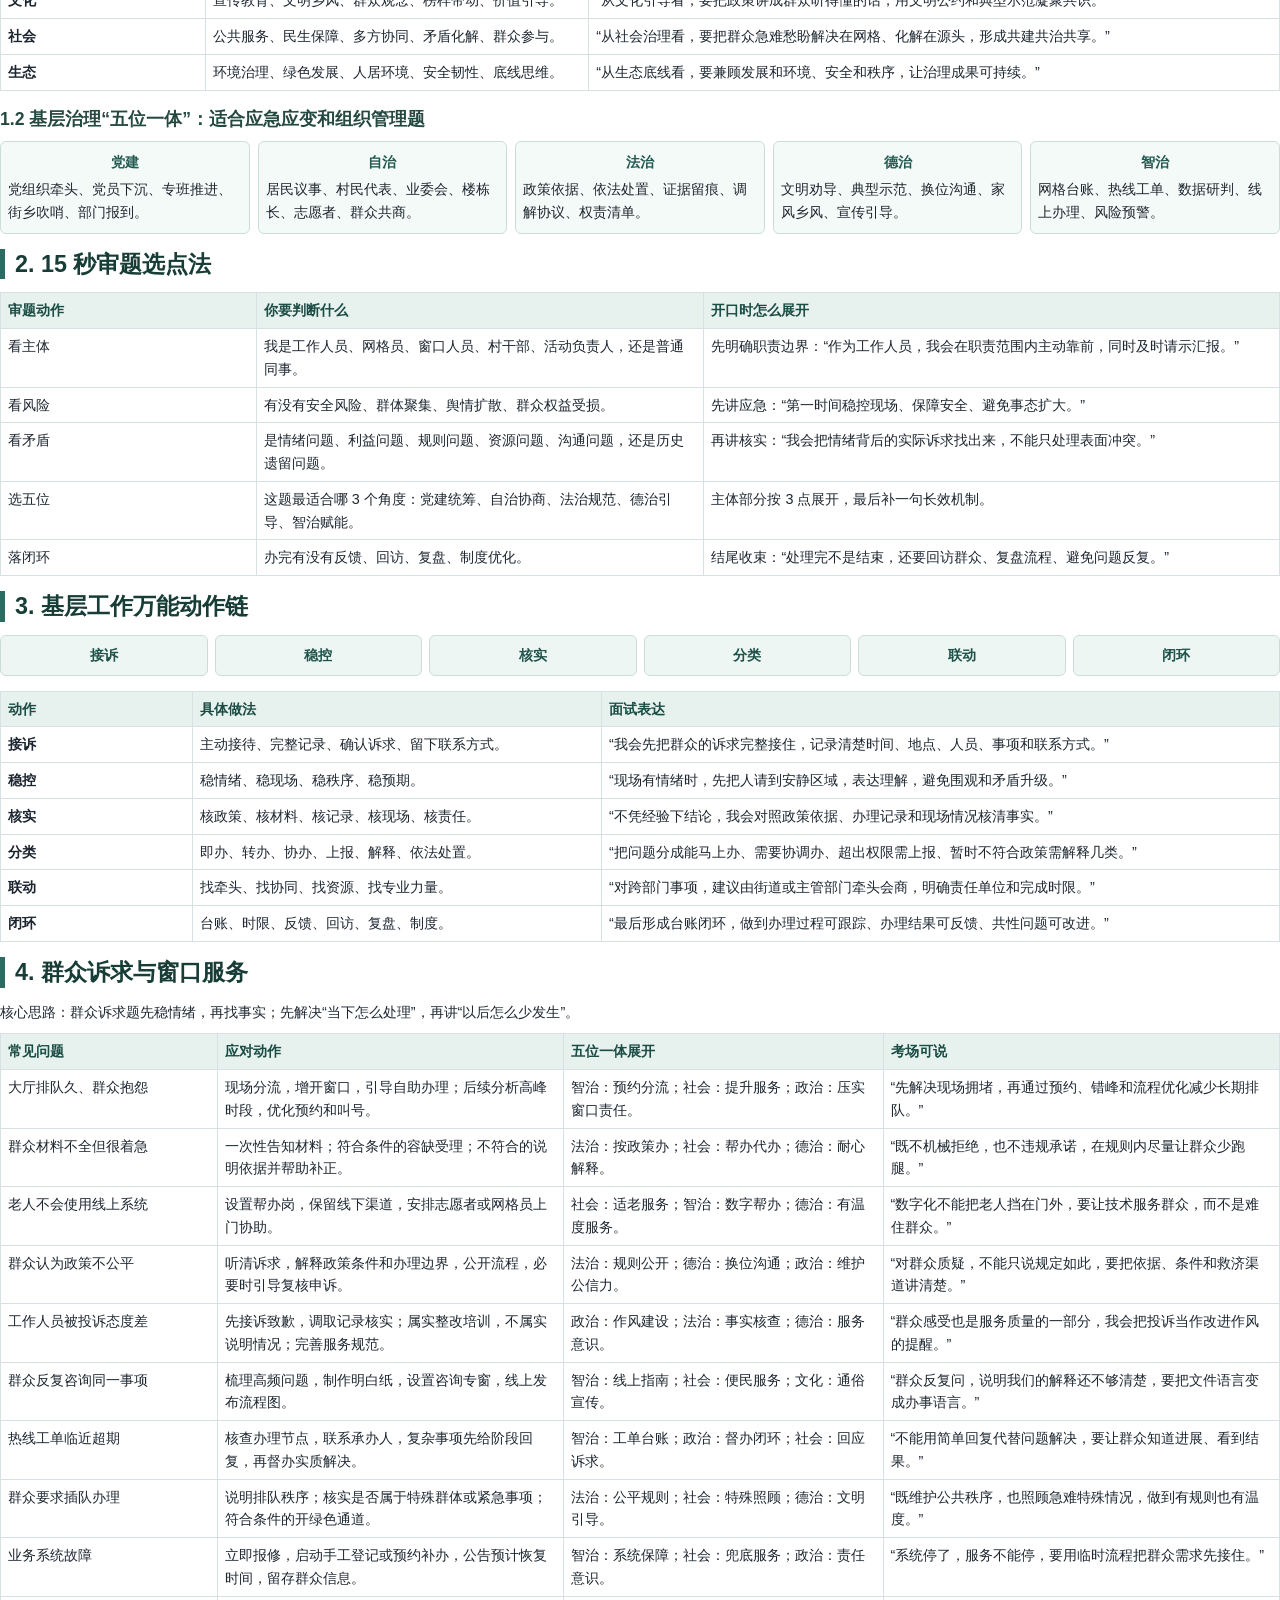
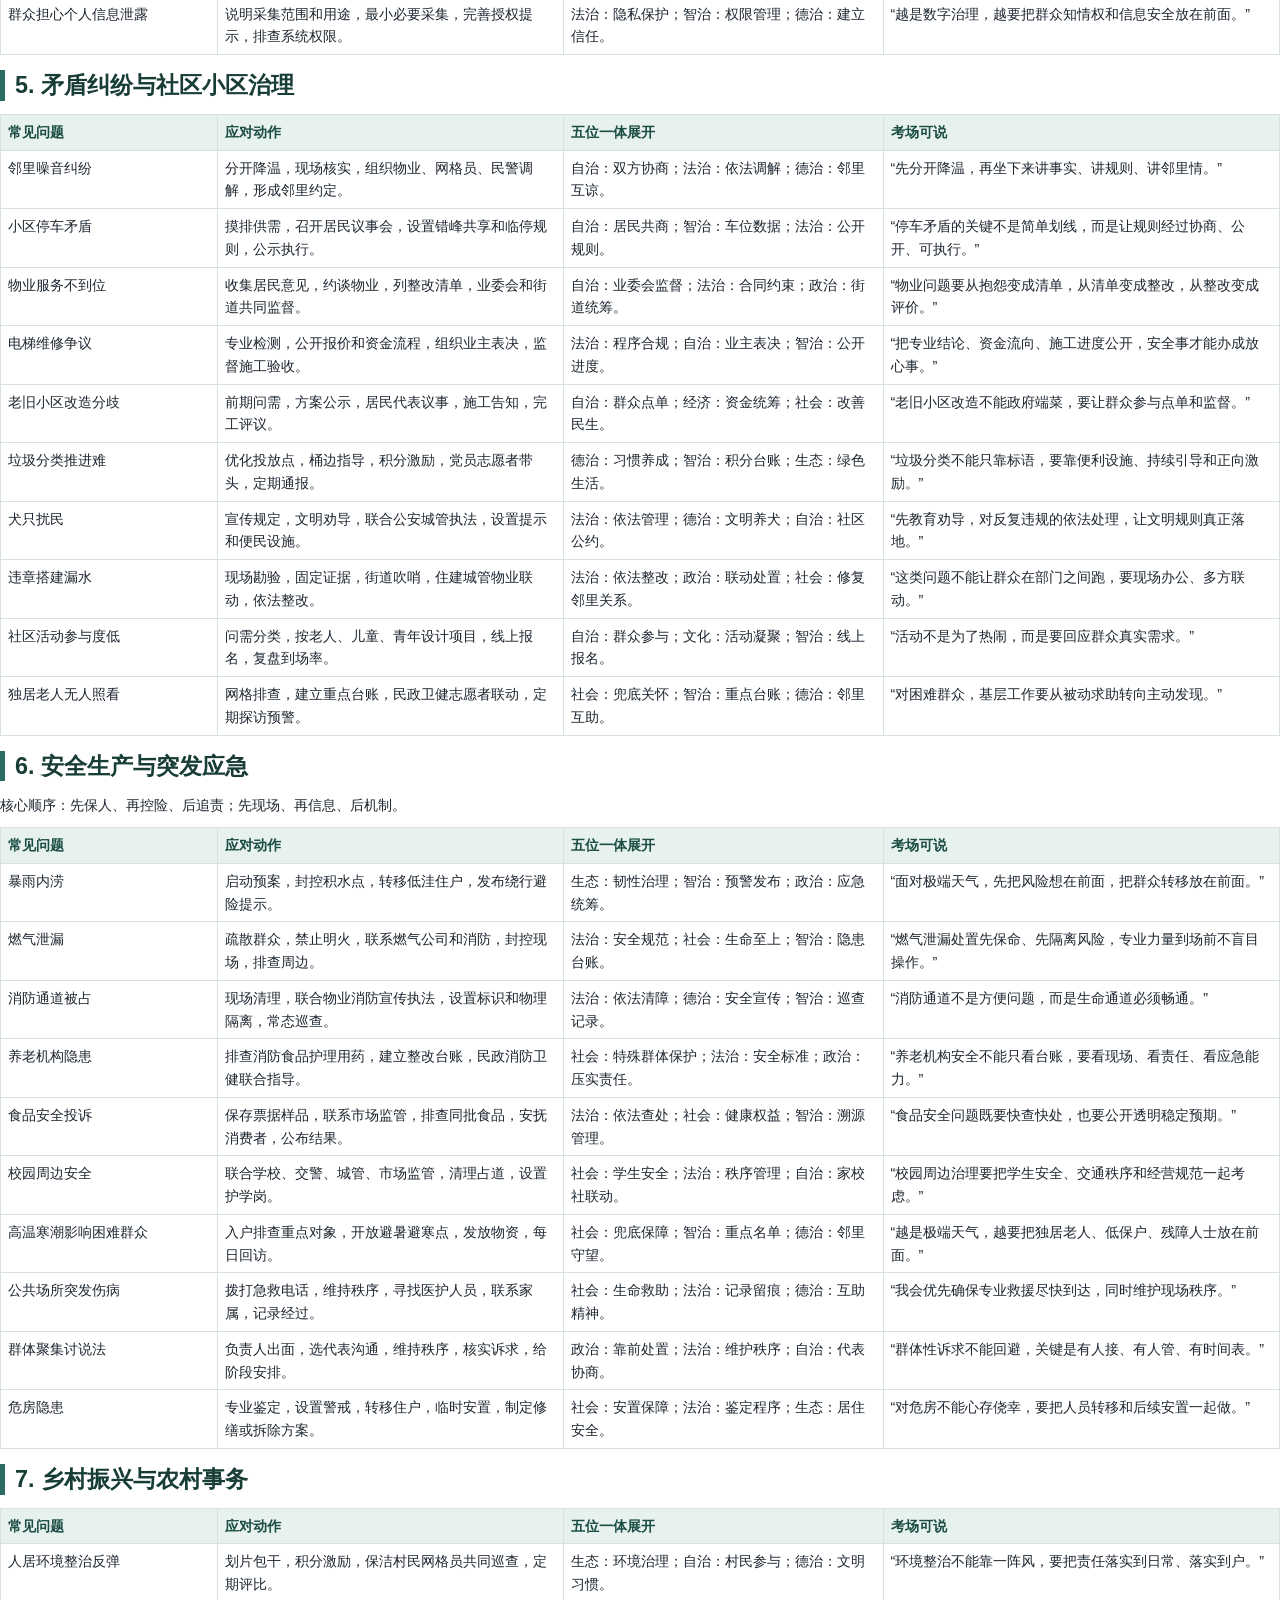
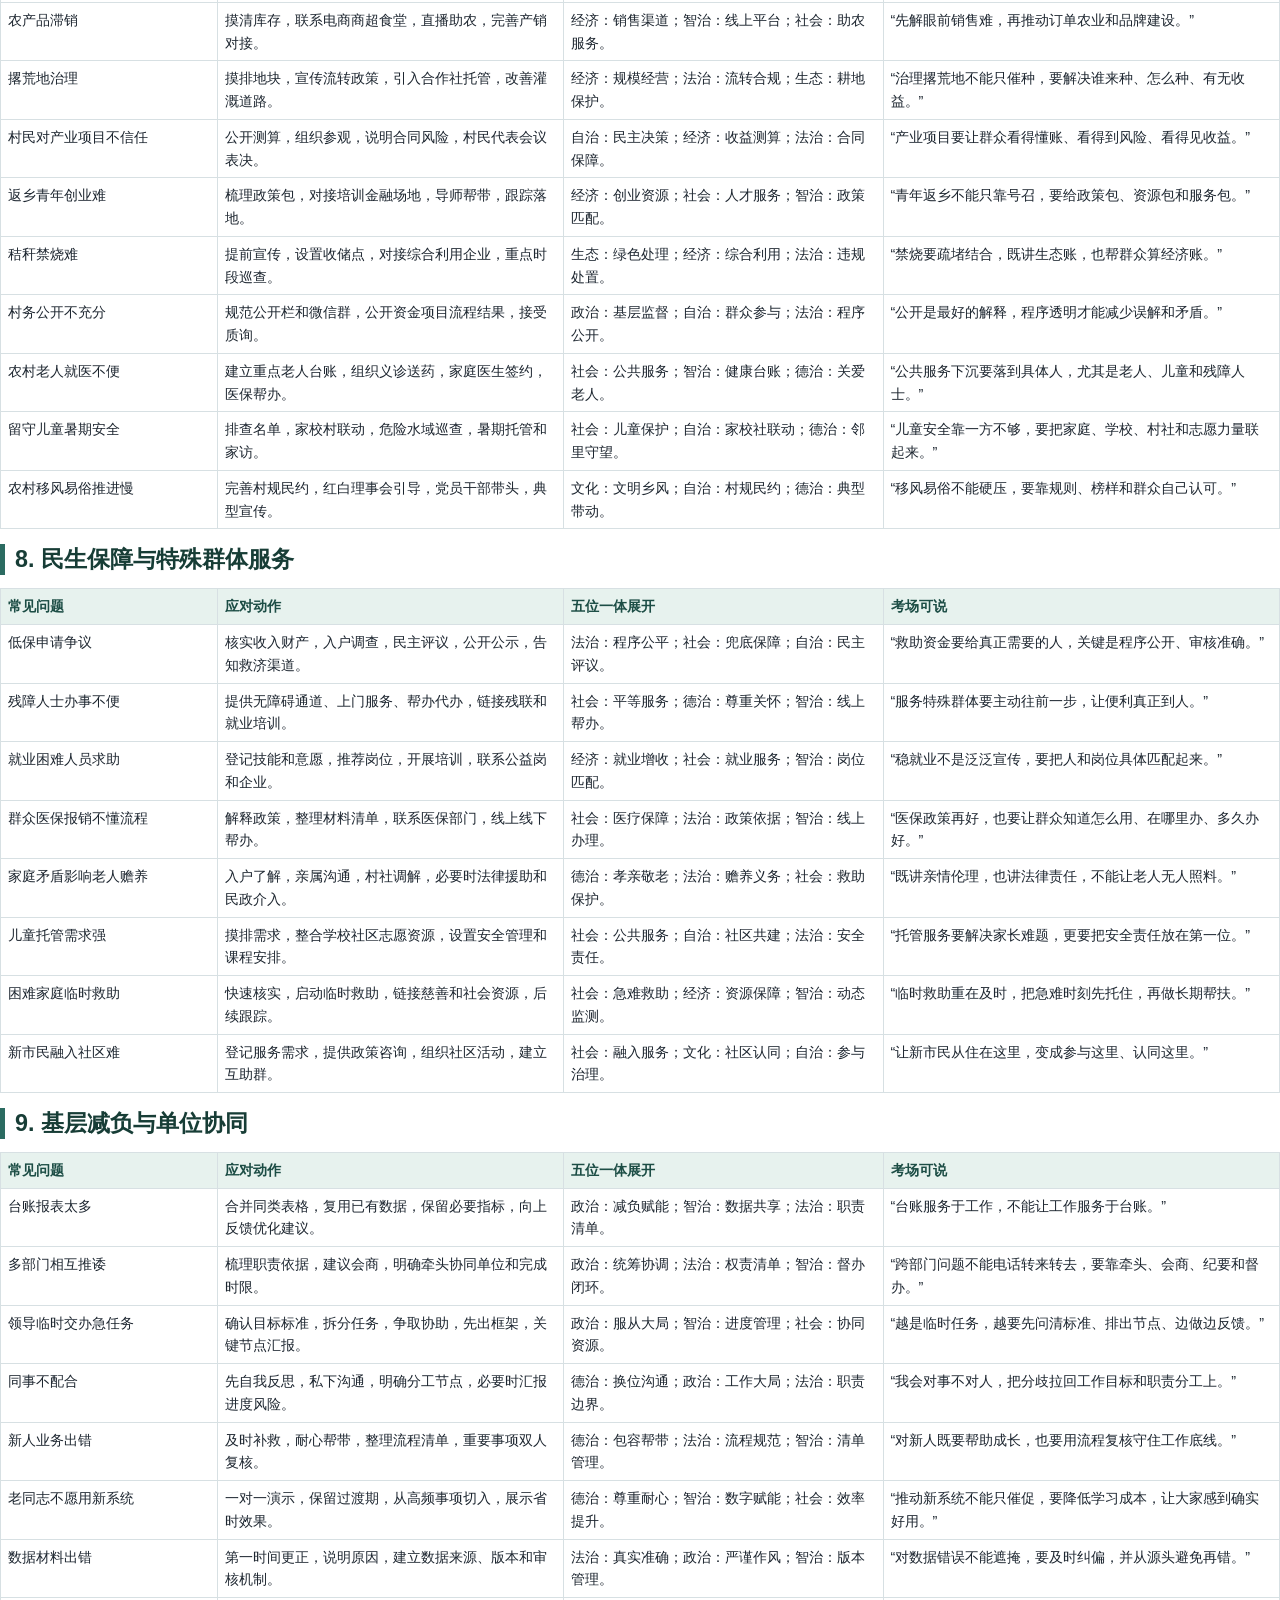
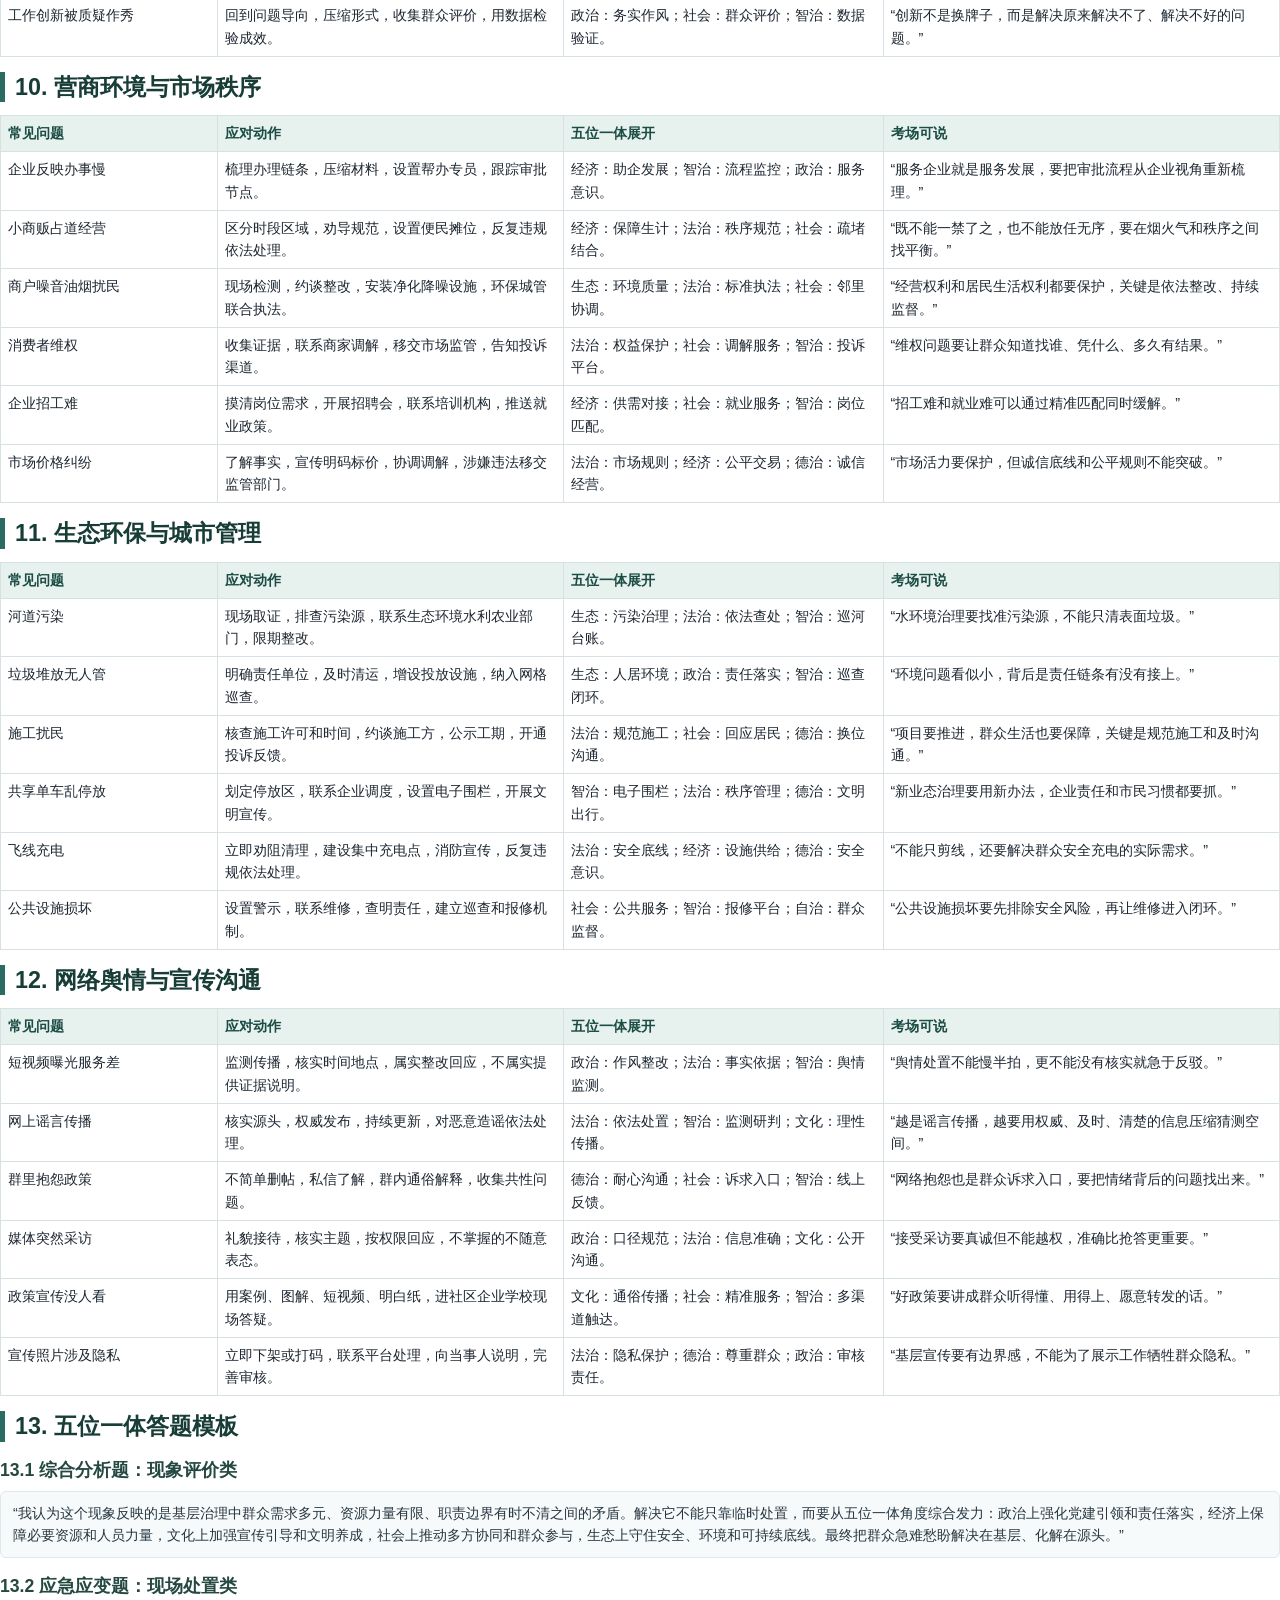
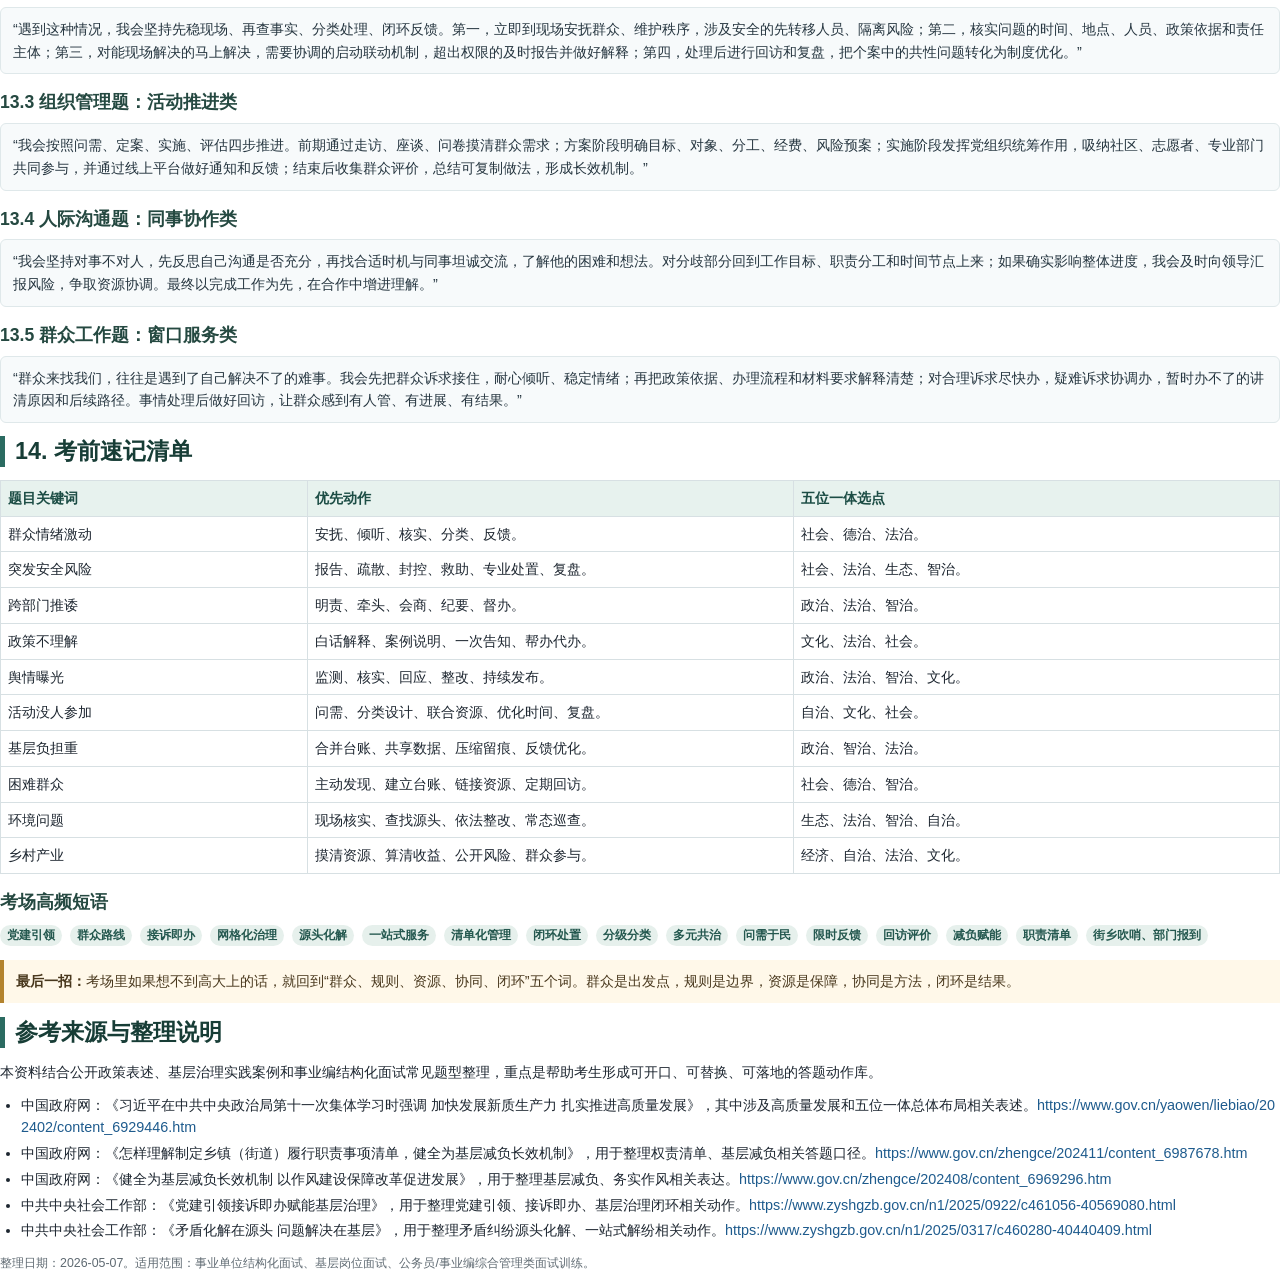
<file: docs/基层常见问题与五位一体动作库_事业编面试.html>
<!doctype html>
<html lang="zh-CN">
<head>
  <meta charset="utf-8">
  <title>基层常见问题与五位一体动作库：事业编面试直接套用版</title>
  <style>
    @page { size: A4; margin: 15mm 14mm; }
    * { box-sizing: border-box; }
    body {
      margin: 0;
      color: #1d2630;
      background: #fff;
      font-family: "Microsoft YaHei", "PingFang SC", "Noto Sans CJK SC", "SimSun", Arial, sans-serif;
      font-size: 10.8pt;
      line-height: 1.58;
      -webkit-print-color-adjust: exact;
      print-color-adjust: exact;
    }
    .cover {
      min-height: 262mm;
      padding: 24mm 18mm;
      display: flex;
      flex-direction: column;
      justify-content: center;
      background: linear-gradient(135deg, #f5faf7 0%, #eef5f2 48%, #fbf6ea 100%);
      border: 1px solid #d4e1dc;
    }
    .kicker {
      color: #2b6b61;
      font-size: 12.5pt;
      font-weight: 800;
      margin-bottom: 16px;
    }
    h1 {
      margin: 0 0 18px;
      color: #173d36;
      font-size: 29pt;
      line-height: 1.18;
      font-weight: 900;
    }
    .subtitle {
      width: 92%;
      color: #42505a;
      font-size: 14pt;
      line-height: 1.7;
      margin: 0 0 28px;
    }
    .cover-grid {
      display: grid;
      grid-template-columns: repeat(2, 1fr);
      gap: 11px;
      margin-top: 16px;
    }
    .cover-card {
      min-height: 78px;
      padding: 13px 14px;
      background: rgba(255,255,255,.78);
      border: 1px solid #cbded6;
      border-radius: 6px;
    }
    .cover-card strong {
      display: block;
      color: #235b51;
      margin-bottom: 4px;
    }
    .page-break { break-before: page; page-break-before: always; }
    h2 {
      margin: 0 0 13px;
      padding-left: 10px;
      border-left: 5px solid #2b6b61;
      color: #173d36;
      font-size: 17.5pt;
      line-height: 1.32;
    }
    h3 {
      margin: 17px 0 8px;
      color: #254941;
      font-size: 13.2pt;
      line-height: 1.35;
    }
    p { margin: 6px 0 10px; }
    ul { margin: 6px 0 12px 21px; padding: 0; }
    li { margin: 3px 0; }
    table {
      width: 100%;
      border-collapse: collapse;
      table-layout: fixed;
      margin: 8px 0 15px;
      break-inside: avoid;
    }
    th, td {
      border: 1px solid #d7e0e3;
      padding: 6px 7px;
      vertical-align: top;
      word-break: break-word;
    }
    th {
      background: #e7f2ee;
      color: #1c4d45;
      text-align: left;
      font-weight: 800;
    }
    .small { color: #5f6a72; font-size: 9.3pt; }
    .note {
      margin: 9px 0 14px;
      padding: 10px 12px;
      border-left: 4px solid #b3832d;
      background: #fff8e9;
      color: #49381d;
    }
    .quote {
      margin: 8px 0 13px;
      padding: 10px 12px;
      border: 1px solid #dfe8ea;
      border-radius: 6px;
      background: #f7fafb;
      color: #263640;
    }
    .method-grid {
      display: grid;
      grid-template-columns: repeat(5, 1fr);
      gap: 8px;
      margin: 10px 0 15px;
    }
    .method {
      padding: 9px 7px;
      border: 1px solid #cbded6;
      border-radius: 6px;
      background: #f4faf7;
      min-height: 86px;
    }
    .method strong {
      display: block;
      color: #235b51;
      text-align: center;
      margin-bottom: 4px;
    }
    .flow {
      display: grid;
      grid-template-columns: repeat(6, 1fr);
      gap: 7px;
      margin: 10px 0 15px;
    }
    .flow span {
      display: block;
      padding: 8px 6px;
      text-align: center;
      border-radius: 6px;
      background: #edf6f2;
      border: 1px solid #cbded6;
      color: #1f534a;
      font-weight: 800;
    }
    .tag {
      display: inline-block;
      margin: 0 4px 4px 0;
      padding: 1px 7px;
      border-radius: 999px;
      background: #e6f0ec;
      color: #24584f;
      font-size: 9.2pt;
      font-weight: 700;
    }
    .toc { columns: 2; column-gap: 24px; }
    .toc div {
      break-inside: avoid;
      margin-bottom: 7px;
      padding-bottom: 5px;
      border-bottom: 1px dotted #c9d5d8;
    }
    .source-list a {
      color: #1e5b8d;
      text-decoration: none;
      word-break: break-all;
    }
  </style>
</head>
<body>
  <section class="cover">
    <div class="kicker">事业编面试 · 基层岗位 · 结构化答题 · 直接套用</div>
    <h1>基层常见问题与五位一体动作库</h1>
    <p class="subtitle">把基层工作里的群众诉求、矛盾纠纷、安全应急、乡村治理、窗口服务、舆情处置，整理成“判断问题、选择动作、五位展开、考场表达”的完整手册。</p>
    <div class="cover-grid">
      <div class="cover-card"><strong>一套方法</strong>用“五位一体法”展开：政治引领、经济支撑、文化引导、社会协同、生态底线。</div>
      <div class="cover-card"><strong>一套落地</strong>基层治理操作版：党建、自治、法治、德治、智治，答题时更像真会干活。</div>
      <div class="cover-card"><strong>一套动作</strong>稳现场、核事实、分类型、联部门、办闭环、建机制。</div>
      <div class="cover-card"><strong>一套表达</strong>每类问题都给可直接开口的句子，适合背诵、替换、临场组合。</div>
    </div>
  </section>

  <section class="page-break">
    <h2>目录</h2>
    <div class="toc">
      <div>1. 面试里的“五位一体法”到底怎么用</div>
      <div>2. 15 秒审题选点法</div>
      <div>3. 基层工作万能动作链</div>
      <div>4. 群众诉求与窗口服务</div>
      <div>5. 矛盾纠纷与社区小区治理</div>
      <div>6. 安全生产与突发应急</div>
      <div>7. 乡村振兴与农村事务</div>
      <div>8. 民生保障与特殊群体服务</div>
      <div>9. 基层减负与单位协同</div>
      <div>10. 营商环境与市场秩序</div>
      <div>11. 生态环保与城市管理</div>
      <div>12. 网络舆情与宣传沟通</div>
      <div>13. 五位一体答题模板</div>
      <div>14. 考前速记清单</div>
    </div>

    <h2>1. 面试里的“五位一体法”到底怎么用</h2>
    <p>事业编面试中，“五位一体”可以当成一个展开框架。宏观题用“经济、政治、文化、社会、生态文明”五个角度；基层做法题可以转化成更接地气的五个动作位：党建统筹、自治协商、法治规范、德治引导、智治赋能。</p>
    <div class="note"><strong>考场原则：</strong>不要每道题机械地把五位都说满。一般选 3 个主位、2 个补位即可。先把眼前问题解决，再讲长期治理，答案就会稳。</div>

    <h3>1.1 宏观“五位一体”：适合综合分析题</h3>
    <table>
      <tr>
        <th style="width: 16%">角度</th>
        <th style="width: 30%">考场含义</th>
        <th>常用展开句</th>
      </tr>
      <tr>
        <td><strong>政治</strong></td>
        <td>党建引领、责任落实、制度机制、干部作风、权责清单。</td>
        <td>“从政治建设看，关键是把党的组织优势转化为基层治理效能，明确责任、压实链条、形成闭环。”</td>
      </tr>
      <tr>
        <td><strong>经济</strong></td>
        <td>经费保障、资源配置、产业就业、成本收益、激励约束。</td>
        <td>“从经济支撑看，基层治理不能只靠热情，还要有必要的资金、人员、平台和资源保障。”</td>
      </tr>
      <tr>
        <td><strong>文化</strong></td>
        <td>宣传教育、文明乡风、群众观念、榜样带动、价值引导。</td>
        <td>“从文化引导看，要把政策讲成群众听得懂的话，用文明公约和典型示范凝聚共识。”</td>
      </tr>
      <tr>
        <td><strong>社会</strong></td>
        <td>公共服务、民生保障、多方协同、矛盾化解、群众参与。</td>
        <td>“从社会治理看，要把群众急难愁盼解决在网格、化解在源头，形成共建共治共享。”</td>
      </tr>
      <tr>
        <td><strong>生态</strong></td>
        <td>环境治理、绿色发展、人居环境、安全韧性、底线思维。</td>
        <td>“从生态底线看，要兼顾发展和环境、安全和秩序，让治理成果可持续。”</td>
      </tr>
    </table>

    <h3>1.2 基层治理“五位一体”：适合应急应变和组织管理题</h3>
    <div class="method-grid">
      <div class="method"><strong>党建</strong>党组织牵头、党员下沉、专班推进、街乡吹哨、部门报到。</div>
      <div class="method"><strong>自治</strong>居民议事、村民代表、业委会、楼栋长、志愿者、群众共商。</div>
      <div class="method"><strong>法治</strong>政策依据、依法处置、证据留痕、调解协议、权责清单。</div>
      <div class="method"><strong>德治</strong>文明劝导、典型示范、换位沟通、家风乡风、宣传引导。</div>
      <div class="method"><strong>智治</strong>网格台账、热线工单、数据研判、线上办理、风险预警。</div>
    </div>

    <h2>2. 15 秒审题选点法</h2>
    <table>
      <tr>
        <th style="width: 20%">审题动作</th>
        <th style="width: 35%">你要判断什么</th>
        <th>开口时怎么展开</th>
      </tr>
      <tr>
        <td>看主体</td>
        <td>我是工作人员、网格员、窗口人员、村干部、活动负责人，还是普通同事。</td>
        <td>先明确职责边界：“作为工作人员，我会在职责范围内主动靠前，同时及时请示汇报。”</td>
      </tr>
      <tr>
        <td>看风险</td>
        <td>有没有安全风险、群体聚集、舆情扩散、群众权益受损。</td>
        <td>先讲应急：“第一时间稳控现场、保障安全、避免事态扩大。”</td>
      </tr>
      <tr>
        <td>看矛盾</td>
        <td>是情绪问题、利益问题、规则问题、资源问题、沟通问题，还是历史遗留问题。</td>
        <td>再讲核实：“我会把情绪背后的实际诉求找出来，不能只处理表面冲突。”</td>
      </tr>
      <tr>
        <td>选五位</td>
        <td>这题最适合哪 3 个角度：党建统筹、自治协商、法治规范、德治引导、智治赋能。</td>
        <td>主体部分按 3 点展开，最后补一句长效机制。</td>
      </tr>
      <tr>
        <td>落闭环</td>
        <td>办完有没有反馈、回访、复盘、制度优化。</td>
        <td>结尾收束：“处理完不是结束，还要回访群众、复盘流程、避免问题反复。”</td>
      </tr>
    </table>

    <h2>3. 基层工作万能动作链</h2>
    <div class="flow">
      <span>接诉</span>
      <span>稳控</span>
      <span>核实</span>
      <span>分类</span>
      <span>联动</span>
      <span>闭环</span>
    </div>
    <table>
      <tr>
        <th style="width: 15%">动作</th>
        <th style="width: 32%">具体做法</th>
        <th>面试表达</th>
      </tr>
      <tr>
        <td><strong>接诉</strong></td>
        <td>主动接待、完整记录、确认诉求、留下联系方式。</td>
        <td>“我会先把群众的诉求完整接住，记录清楚时间、地点、人员、事项和联系方式。”</td>
      </tr>
      <tr>
        <td><strong>稳控</strong></td>
        <td>稳情绪、稳现场、稳秩序、稳预期。</td>
        <td>“现场有情绪时，先把人请到安静区域，表达理解，避免围观和矛盾升级。”</td>
      </tr>
      <tr>
        <td><strong>核实</strong></td>
        <td>核政策、核材料、核记录、核现场、核责任。</td>
        <td>“不凭经验下结论，我会对照政策依据、办理记录和现场情况核清事实。”</td>
      </tr>
      <tr>
        <td><strong>分类</strong></td>
        <td>即办、转办、协办、上报、解释、依法处置。</td>
        <td>“把问题分成能马上办、需要协调办、超出权限需上报、暂时不符合政策需解释几类。”</td>
      </tr>
      <tr>
        <td><strong>联动</strong></td>
        <td>找牵头、找协同、找资源、找专业力量。</td>
        <td>“对跨部门事项，建议由街道或主管部门牵头会商，明确责任单位和完成时限。”</td>
      </tr>
      <tr>
        <td><strong>闭环</strong></td>
        <td>台账、时限、反馈、回访、复盘、制度。</td>
        <td>“最后形成台账闭环，做到办理过程可跟踪、办理结果可反馈、共性问题可改进。”</td>
      </tr>
    </table>
  </section>

  <section class="page-break">
    <h2>4. 群众诉求与窗口服务</h2>
    <p>核心思路：群众诉求题先稳情绪，再找事实；先解决“当下怎么处理”，再讲“以后怎么少发生”。</p>
    <table>
      <tr>
        <th style="width: 17%">常见问题</th>
        <th style="width: 27%">应对动作</th>
        <th style="width: 25%">五位一体展开</th>
        <th>考场可说</th>
      </tr>
      <tr>
        <td>大厅排队久、群众抱怨</td>
        <td>现场分流，增开窗口，引导自助办理；后续分析高峰时段，优化预约和叫号。</td>
        <td>智治：预约分流；社会：提升服务；政治：压实窗口责任。</td>
        <td>“先解决现场拥堵，再通过预约、错峰和流程优化减少长期排队。”</td>
      </tr>
      <tr>
        <td>群众材料不全但很着急</td>
        <td>一次性告知材料；符合条件的容缺受理；不符合的说明依据并帮助补正。</td>
        <td>法治：按政策办；社会：帮办代办；德治：耐心解释。</td>
        <td>“既不机械拒绝，也不违规承诺，在规则内尽量让群众少跑腿。”</td>
      </tr>
      <tr>
        <td>老人不会使用线上系统</td>
        <td>设置帮办岗，保留线下渠道，安排志愿者或网格员上门协助。</td>
        <td>社会：适老服务；智治：数字帮办；德治：有温度服务。</td>
        <td>“数字化不能把老人挡在门外，要让技术服务群众，而不是难住群众。”</td>
      </tr>
      <tr>
        <td>群众认为政策不公平</td>
        <td>听清诉求，解释政策条件和办理边界，公开流程，必要时引导复核申诉。</td>
        <td>法治：规则公开；德治：换位沟通；政治：维护公信力。</td>
        <td>“对群众质疑，不能只说规定如此，要把依据、条件和救济渠道讲清楚。”</td>
      </tr>
      <tr>
        <td>工作人员被投诉态度差</td>
        <td>先接诉致歉，调取记录核实；属实整改培训，不属实说明情况；完善服务规范。</td>
        <td>政治：作风建设；法治：事实核查；德治：服务意识。</td>
        <td>“群众感受也是服务质量的一部分，我会把投诉当作改进作风的提醒。”</td>
      </tr>
      <tr>
        <td>群众反复咨询同一事项</td>
        <td>梳理高频问题，制作明白纸，设置咨询专窗，线上发布流程图。</td>
        <td>智治：线上指南；社会：便民服务；文化：通俗宣传。</td>
        <td>“群众反复问，说明我们的解释还不够清楚，要把文件语言变成办事语言。”</td>
      </tr>
      <tr>
        <td>热线工单临近超期</td>
        <td>核查办理节点，联系承办人，复杂事项先给阶段回复，再督办实质解决。</td>
        <td>智治：工单台账；政治：督办闭环；社会：回应诉求。</td>
        <td>“不能用简单回复代替问题解决，要让群众知道进展、看到结果。”</td>
      </tr>
      <tr>
        <td>群众要求插队办理</td>
        <td>说明排队秩序；核实是否属于特殊群体或紧急事项；符合条件的开绿色通道。</td>
        <td>法治：公平规则；社会：特殊照顾；德治：文明引导。</td>
        <td>“既维护公共秩序，也照顾急难特殊情况，做到有规则也有温度。”</td>
      </tr>
      <tr>
        <td>业务系统故障</td>
        <td>立即报修，启动手工登记或预约补办，公告预计恢复时间，留存群众信息。</td>
        <td>智治：系统保障；社会：兜底服务；政治：责任意识。</td>
        <td>“系统停了，服务不能停，要用临时流程把群众需求先接住。”</td>
      </tr>
      <tr>
        <td>群众担心个人信息泄露</td>
        <td>说明采集范围和用途，最小必要采集，完善授权提示，排查系统权限。</td>
        <td>法治：隐私保护；智治：权限管理；德治：建立信任。</td>
        <td>“越是数字治理，越要把群众知情权和信息安全放在前面。”</td>
      </tr>
    </table>
  </section>

  <section class="page-break">
    <h2>5. 矛盾纠纷与社区小区治理</h2>
    <table>
      <tr>
        <th style="width: 17%">常见问题</th>
        <th style="width: 27%">应对动作</th>
        <th style="width: 25%">五位一体展开</th>
        <th>考场可说</th>
      </tr>
      <tr>
        <td>邻里噪音纠纷</td>
        <td>分开降温，现场核实，组织物业、网格员、民警调解，形成邻里约定。</td>
        <td>自治：双方协商；法治：依法调解；德治：邻里互谅。</td>
        <td>“先分开降温，再坐下来讲事实、讲规则、讲邻里情。”</td>
      </tr>
      <tr>
        <td>小区停车矛盾</td>
        <td>摸排供需，召开居民议事会，设置错峰共享和临停规则，公示执行。</td>
        <td>自治：居民共商；智治：车位数据；法治：公开规则。</td>
        <td>“停车矛盾的关键不是简单划线，而是让规则经过协商、公开、可执行。”</td>
      </tr>
      <tr>
        <td>物业服务不到位</td>
        <td>收集居民意见，约谈物业，列整改清单，业委会和街道共同监督。</td>
        <td>自治：业委会监督；法治：合同约束；政治：街道统筹。</td>
        <td>“物业问题要从抱怨变成清单，从清单变成整改，从整改变成评价。”</td>
      </tr>
      <tr>
        <td>电梯维修争议</td>
        <td>专业检测，公开报价和资金流程，组织业主表决，监督施工验收。</td>
        <td>法治：程序合规；自治：业主表决；智治：公开进度。</td>
        <td>“把专业结论、资金流向、施工进度公开，安全事才能办成放心事。”</td>
      </tr>
      <tr>
        <td>老旧小区改造分歧</td>
        <td>前期问需，方案公示，居民代表议事，施工告知，完工评议。</td>
        <td>自治：群众点单；经济：资金统筹；社会：改善民生。</td>
        <td>“老旧小区改造不能政府端菜，要让群众参与点单和监督。”</td>
      </tr>
      <tr>
        <td>垃圾分类推进难</td>
        <td>优化投放点，桶边指导，积分激励，党员志愿者带头，定期通报。</td>
        <td>德治：习惯养成；智治：积分台账；生态：绿色生活。</td>
        <td>“垃圾分类不能只靠标语，要靠便利设施、持续引导和正向激励。”</td>
      </tr>
      <tr>
        <td>犬只扰民</td>
        <td>宣传规定，文明劝导，联合公安城管执法，设置提示和便民设施。</td>
        <td>法治：依法管理；德治：文明养犬；自治：社区公约。</td>
        <td>“先教育劝导，对反复违规的依法处理，让文明规则真正落地。”</td>
      </tr>
      <tr>
        <td>违章搭建漏水</td>
        <td>现场勘验，固定证据，街道吹哨，住建城管物业联动，依法整改。</td>
        <td>法治：依法整改；政治：联动处置；社会：修复邻里关系。</td>
        <td>“这类问题不能让群众在部门之间跑，要现场办公、多方联动。”</td>
      </tr>
      <tr>
        <td>社区活动参与度低</td>
        <td>问需分类，按老人、儿童、青年设计项目，线上报名，复盘到场率。</td>
        <td>自治：群众参与；文化：活动凝聚；智治：线上报名。</td>
        <td>“活动不是为了热闹，而是要回应群众真实需求。”</td>
      </tr>
      <tr>
        <td>独居老人无人照看</td>
        <td>网格排查，建立重点台账，民政卫健志愿者联动，定期探访预警。</td>
        <td>社会：兜底关怀；智治：重点台账；德治：邻里互助。</td>
        <td>“对困难群众，基层工作要从被动求助转向主动发现。”</td>
      </tr>
    </table>
  </section>

  <section class="page-break">
    <h2>6. 安全生产与突发应急</h2>
    <p>核心顺序：先保人、再控险、后追责；先现场、再信息、后机制。</p>
    <table>
      <tr>
        <th style="width: 17%">常见问题</th>
        <th style="width: 27%">应对动作</th>
        <th style="width: 25%">五位一体展开</th>
        <th>考场可说</th>
      </tr>
      <tr>
        <td>暴雨内涝</td>
        <td>启动预案，封控积水点，转移低洼住户，发布绕行避险提示。</td>
        <td>生态：韧性治理；智治：预警发布；政治：应急统筹。</td>
        <td>“面对极端天气，先把风险想在前面，把群众转移放在前面。”</td>
      </tr>
      <tr>
        <td>燃气泄漏</td>
        <td>疏散群众，禁止明火，联系燃气公司和消防，封控现场，排查周边。</td>
        <td>法治：安全规范；社会：生命至上；智治：隐患台账。</td>
        <td>“燃气泄漏处置先保命、先隔离风险，专业力量到场前不盲目操作。”</td>
      </tr>
      <tr>
        <td>消防通道被占</td>
        <td>现场清理，联合物业消防宣传执法，设置标识和物理隔离，常态巡查。</td>
        <td>法治：依法清障；德治：安全宣传；智治：巡查记录。</td>
        <td>“消防通道不是方便问题，而是生命通道必须畅通。”</td>
      </tr>
      <tr>
        <td>养老机构隐患</td>
        <td>排查消防食品护理用药，建立整改台账，民政消防卫健联合指导。</td>
        <td>社会：特殊群体保护；法治：安全标准；政治：压实责任。</td>
        <td>“养老机构安全不能只看台账，要看现场、看责任、看应急能力。”</td>
      </tr>
      <tr>
        <td>食品安全投诉</td>
        <td>保存票据样品，联系市场监管，排查同批食品，安抚消费者，公布结果。</td>
        <td>法治：依法查处；社会：健康权益；智治：溯源管理。</td>
        <td>“食品安全问题既要快查快处，也要公开透明稳定预期。”</td>
      </tr>
      <tr>
        <td>校园周边安全</td>
        <td>联合学校、交警、城管、市场监管，清理占道，设置护学岗。</td>
        <td>社会：学生安全；法治：秩序管理；自治：家校社联动。</td>
        <td>“校园周边治理要把学生安全、交通秩序和经营规范一起考虑。”</td>
      </tr>
      <tr>
        <td>高温寒潮影响困难群众</td>
        <td>入户排查重点对象，开放避暑避寒点，发放物资，每日回访。</td>
        <td>社会：兜底保障；智治：重点名单；德治：邻里守望。</td>
        <td>“越是极端天气，越要把独居老人、低保户、残障人士放在前面。”</td>
      </tr>
      <tr>
        <td>公共场所突发伤病</td>
        <td>拨打急救电话，维持秩序，寻找医护人员，联系家属，记录经过。</td>
        <td>社会：生命救助；法治：记录留痕；德治：互助精神。</td>
        <td>“我会优先确保专业救援尽快到达，同时维护现场秩序。”</td>
      </tr>
      <tr>
        <td>群体聚集讨说法</td>
        <td>负责人出面，选代表沟通，维持秩序，核实诉求，给阶段安排。</td>
        <td>政治：靠前处置；法治：维护秩序；自治：代表协商。</td>
        <td>“群体性诉求不能回避，关键是有人接、有人管、有时间表。”</td>
      </tr>
      <tr>
        <td>危房隐患</td>
        <td>专业鉴定，设置警戒，转移住户，临时安置，制定修缮或拆除方案。</td>
        <td>社会：安置保障；法治：鉴定程序；生态：居住安全。</td>
        <td>“对危房不能心存侥幸，要把人员转移和后续安置一起做。”</td>
      </tr>
    </table>
  </section>

  <section class="page-break">
    <h2>7. 乡村振兴与农村事务</h2>
    <table>
      <tr>
        <th style="width: 17%">常见问题</th>
        <th style="width: 27%">应对动作</th>
        <th style="width: 25%">五位一体展开</th>
        <th>考场可说</th>
      </tr>
      <tr>
        <td>人居环境整治反弹</td>
        <td>划片包干，积分激励，保洁村民网格员共同巡查，定期评比。</td>
        <td>生态：环境治理；自治：村民参与；德治：文明习惯。</td>
        <td>“环境整治不能靠一阵风，要把责任落实到日常、落实到户。”</td>
      </tr>
      <tr>
        <td>农产品滞销</td>
        <td>摸清库存，联系电商商超食堂，直播助农，完善产销对接。</td>
        <td>经济：销售渠道；智治：线上平台；社会：助农服务。</td>
        <td>“先解眼前销售难，再推动订单农业和品牌建设。”</td>
      </tr>
      <tr>
        <td>撂荒地治理</td>
        <td>摸排地块，宣传流转政策，引入合作社托管，改善灌溉道路。</td>
        <td>经济：规模经营；法治：流转合规；生态：耕地保护。</td>
        <td>“治理撂荒地不能只催种，要解决谁来种、怎么种、有无收益。”</td>
      </tr>
      <tr>
        <td>村民对产业项目不信任</td>
        <td>公开测算，组织参观，说明合同风险，村民代表会议表决。</td>
        <td>自治：民主决策；经济：收益测算；法治：合同保障。</td>
        <td>“产业项目要让群众看得懂账、看得到风险、看得见收益。”</td>
      </tr>
      <tr>
        <td>返乡青年创业难</td>
        <td>梳理政策包，对接培训金融场地，导师帮带，跟踪落地。</td>
        <td>经济：创业资源；社会：人才服务；智治：政策匹配。</td>
        <td>“青年返乡不能只靠号召，要给政策包、资源包和服务包。”</td>
      </tr>
      <tr>
        <td>秸秆禁烧难</td>
        <td>提前宣传，设置收储点，对接综合利用企业，重点时段巡查。</td>
        <td>生态：绿色处理；经济：综合利用；法治：违规处置。</td>
        <td>“禁烧要疏堵结合，既讲生态账，也帮群众算经济账。”</td>
      </tr>
      <tr>
        <td>村务公开不充分</td>
        <td>规范公开栏和微信群，公开资金项目流程结果，接受质询。</td>
        <td>政治：基层监督；自治：群众参与；法治：程序公开。</td>
        <td>“公开是最好的解释，程序透明才能减少误解和矛盾。”</td>
      </tr>
      <tr>
        <td>农村老人就医不便</td>
        <td>建立重点老人台账，组织义诊送药，家庭医生签约，医保帮办。</td>
        <td>社会：公共服务；智治：健康台账；德治：关爱老人。</td>
        <td>“公共服务下沉要落到具体人，尤其是老人、儿童和残障人士。”</td>
      </tr>
      <tr>
        <td>留守儿童暑期安全</td>
        <td>排查名单，家校村联动，危险水域巡查，暑期托管和家访。</td>
        <td>社会：儿童保护；自治：家校社联动；德治：邻里守望。</td>
        <td>“儿童安全靠一方不够，要把家庭、学校、村社和志愿力量联起来。”</td>
      </tr>
      <tr>
        <td>农村移风易俗推进慢</td>
        <td>完善村规民约，红白理事会引导，党员干部带头，典型宣传。</td>
        <td>文化：文明乡风；自治：村规民约；德治：典型带动。</td>
        <td>“移风易俗不能硬压，要靠规则、榜样和群众自己认可。”</td>
      </tr>
    </table>
  </section>

  <section class="page-break">
    <h2>8. 民生保障与特殊群体服务</h2>
    <table>
      <tr>
        <th style="width: 17%">常见问题</th>
        <th style="width: 27%">应对动作</th>
        <th style="width: 25%">五位一体展开</th>
        <th>考场可说</th>
      </tr>
      <tr>
        <td>低保申请争议</td>
        <td>核实收入财产，入户调查，民主评议，公开公示，告知救济渠道。</td>
        <td>法治：程序公平；社会：兜底保障；自治：民主评议。</td>
        <td>“救助资金要给真正需要的人，关键是程序公开、审核准确。”</td>
      </tr>
      <tr>
        <td>残障人士办事不便</td>
        <td>提供无障碍通道、上门服务、帮办代办，链接残联和就业培训。</td>
        <td>社会：平等服务；德治：尊重关怀；智治：线上帮办。</td>
        <td>“服务特殊群体要主动往前一步，让便利真正到人。”</td>
      </tr>
      <tr>
        <td>就业困难人员求助</td>
        <td>登记技能和意愿，推荐岗位，开展培训，联系公益岗和企业。</td>
        <td>经济：就业增收；社会：就业服务；智治：岗位匹配。</td>
        <td>“稳就业不是泛泛宣传，要把人和岗位具体匹配起来。”</td>
      </tr>
      <tr>
        <td>群众医保报销不懂流程</td>
        <td>解释政策，整理材料清单，联系医保部门，线上线下帮办。</td>
        <td>社会：医疗保障；法治：政策依据；智治：线上办理。</td>
        <td>“医保政策再好，也要让群众知道怎么用、在哪里办、多久办好。”</td>
      </tr>
      <tr>
        <td>家庭矛盾影响老人赡养</td>
        <td>入户了解，亲属沟通，村社调解，必要时法律援助和民政介入。</td>
        <td>德治：孝亲敬老；法治：赡养义务；社会：救助保护。</td>
        <td>“既讲亲情伦理，也讲法律责任，不能让老人无人照料。”</td>
      </tr>
      <tr>
        <td>儿童托管需求强</td>
        <td>摸排需求，整合学校社区志愿资源，设置安全管理和课程安排。</td>
        <td>社会：公共服务；自治：社区共建；法治：安全责任。</td>
        <td>“托管服务要解决家长难题，更要把安全责任放在第一位。”</td>
      </tr>
      <tr>
        <td>困难家庭临时救助</td>
        <td>快速核实，启动临时救助，链接慈善和社会资源，后续跟踪。</td>
        <td>社会：急难救助；经济：资源保障；智治：动态监测。</td>
        <td>“临时救助重在及时，把急难时刻先托住，再做长期帮扶。”</td>
      </tr>
      <tr>
        <td>新市民融入社区难</td>
        <td>登记服务需求，提供政策咨询，组织社区活动，建立互助群。</td>
        <td>社会：融入服务；文化：社区认同；自治：参与治理。</td>
        <td>“让新市民从住在这里，变成参与这里、认同这里。”</td>
      </tr>
    </table>
  </section>

  <section class="page-break">
    <h2>9. 基层减负与单位协同</h2>
    <table>
      <tr>
        <th style="width: 17%">常见问题</th>
        <th style="width: 27%">应对动作</th>
        <th style="width: 25%">五位一体展开</th>
        <th>考场可说</th>
      </tr>
      <tr>
        <td>台账报表太多</td>
        <td>合并同类表格，复用已有数据，保留必要指标，向上反馈优化建议。</td>
        <td>政治：减负赋能；智治：数据共享；法治：职责清单。</td>
        <td>“台账服务于工作，不能让工作服务于台账。”</td>
      </tr>
      <tr>
        <td>多部门相互推诿</td>
        <td>梳理职责依据，建议会商，明确牵头协同单位和完成时限。</td>
        <td>政治：统筹协调；法治：权责清单；智治：督办闭环。</td>
        <td>“跨部门问题不能电话转来转去，要靠牵头、会商、纪要和督办。”</td>
      </tr>
      <tr>
        <td>领导临时交办急任务</td>
        <td>确认目标标准，拆分任务，争取协助，先出框架，关键节点汇报。</td>
        <td>政治：服从大局；智治：进度管理；社会：协同资源。</td>
        <td>“越是临时任务，越要先问清标准、排出节点、边做边反馈。”</td>
      </tr>
      <tr>
        <td>同事不配合</td>
        <td>先自我反思，私下沟通，明确分工节点，必要时汇报进度风险。</td>
        <td>德治：换位沟通；政治：工作大局；法治：职责边界。</td>
        <td>“我会对事不对人，把分歧拉回工作目标和职责分工上。”</td>
      </tr>
      <tr>
        <td>新人业务出错</td>
        <td>及时补救，耐心帮带，整理流程清单，重要事项双人复核。</td>
        <td>德治：包容帮带；法治：流程规范；智治：清单管理。</td>
        <td>“对新人既要帮助成长，也要用流程复核守住工作底线。”</td>
      </tr>
      <tr>
        <td>老同志不愿用新系统</td>
        <td>一对一演示，保留过渡期，从高频事项切入，展示省时效果。</td>
        <td>德治：尊重耐心；智治：数字赋能；社会：效率提升。</td>
        <td>“推动新系统不能只催促，要降低学习成本，让大家感到确实好用。”</td>
      </tr>
      <tr>
        <td>数据材料出错</td>
        <td>第一时间更正，说明原因，建立数据来源、版本和审核机制。</td>
        <td>法治：真实准确；政治：严谨作风；智治：版本管理。</td>
        <td>“对数据错误不能遮掩，要及时纠偏，并从源头避免再错。”</td>
      </tr>
      <tr>
        <td>工作创新被质疑作秀</td>
        <td>回到问题导向，压缩形式，收集群众评价，用数据检验成效。</td>
        <td>政治：务实作风；社会：群众评价；智治：数据验证。</td>
        <td>“创新不是换牌子，而是解决原来解决不了、解决不好的问题。”</td>
      </tr>
    </table>
  </section>

  <section class="page-break">
    <h2>10. 营商环境与市场秩序</h2>
    <table>
      <tr>
        <th style="width: 17%">常见问题</th>
        <th style="width: 27%">应对动作</th>
        <th style="width: 25%">五位一体展开</th>
        <th>考场可说</th>
      </tr>
      <tr>
        <td>企业反映办事慢</td>
        <td>梳理办理链条，压缩材料，设置帮办专员，跟踪审批节点。</td>
        <td>经济：助企发展；智治：流程监控；政治：服务意识。</td>
        <td>“服务企业就是服务发展，要把审批流程从企业视角重新梳理。”</td>
      </tr>
      <tr>
        <td>小商贩占道经营</td>
        <td>区分时段区域，劝导规范，设置便民摊位，反复违规依法处理。</td>
        <td>经济：保障生计；法治：秩序规范；社会：疏堵结合。</td>
        <td>“既不能一禁了之，也不能放任无序，要在烟火气和秩序之间找平衡。”</td>
      </tr>
      <tr>
        <td>商户噪音油烟扰民</td>
        <td>现场检测，约谈整改，安装净化降噪设施，环保城管联合执法。</td>
        <td>生态：环境质量；法治：标准执法；社会：邻里协调。</td>
        <td>“经营权利和居民生活权利都要保护，关键是依法整改、持续监督。”</td>
      </tr>
      <tr>
        <td>消费者维权</td>
        <td>收集证据，联系商家调解，移交市场监管，告知投诉渠道。</td>
        <td>法治：权益保护；社会：调解服务；智治：投诉平台。</td>
        <td>“维权问题要让群众知道找谁、凭什么、多久有结果。”</td>
      </tr>
      <tr>
        <td>企业招工难</td>
        <td>摸清岗位需求，开展招聘会，联系培训机构，推送就业政策。</td>
        <td>经济：供需对接；社会：就业服务；智治：岗位匹配。</td>
        <td>“招工难和就业难可以通过精准匹配同时缓解。”</td>
      </tr>
      <tr>
        <td>市场价格纠纷</td>
        <td>了解事实，宣传明码标价，协调调解，涉嫌违法移交监管部门。</td>
        <td>法治：市场规则；经济：公平交易；德治：诚信经营。</td>
        <td>“市场活力要保护，但诚信底线和公平规则不能突破。”</td>
      </tr>
    </table>

    <h2>11. 生态环保与城市管理</h2>
    <table>
      <tr>
        <th style="width: 17%">常见问题</th>
        <th style="width: 27%">应对动作</th>
        <th style="width: 25%">五位一体展开</th>
        <th>考场可说</th>
      </tr>
      <tr>
        <td>河道污染</td>
        <td>现场取证，排查污染源，联系生态环境水利农业部门，限期整改。</td>
        <td>生态：污染治理；法治：依法查处；智治：巡河台账。</td>
        <td>“水环境治理要找准污染源，不能只清表面垃圾。”</td>
      </tr>
      <tr>
        <td>垃圾堆放无人管</td>
        <td>明确责任单位，及时清运，增设投放设施，纳入网格巡查。</td>
        <td>生态：人居环境；政治：责任落实；智治：巡查闭环。</td>
        <td>“环境问题看似小，背后是责任链条有没有接上。”</td>
      </tr>
      <tr>
        <td>施工扰民</td>
        <td>核查施工许可和时间，约谈施工方，公示工期，开通投诉反馈。</td>
        <td>法治：规范施工；社会：回应居民；德治：换位沟通。</td>
        <td>“项目要推进，群众生活也要保障，关键是规范施工和及时沟通。”</td>
      </tr>
      <tr>
        <td>共享单车乱停放</td>
        <td>划定停放区，联系企业调度，设置电子围栏，开展文明宣传。</td>
        <td>智治：电子围栏；法治：秩序管理；德治：文明出行。</td>
        <td>“新业态治理要用新办法，企业责任和市民习惯都要抓。”</td>
      </tr>
      <tr>
        <td>飞线充电</td>
        <td>立即劝阻清理，建设集中充电点，消防宣传，反复违规依法处理。</td>
        <td>法治：安全底线；经济：设施供给；德治：安全意识。</td>
        <td>“不能只剪线，还要解决群众安全充电的实际需求。”</td>
      </tr>
      <tr>
        <td>公共设施损坏</td>
        <td>设置警示，联系维修，查明责任，建立巡查和报修机制。</td>
        <td>社会：公共服务；智治：报修平台；自治：群众监督。</td>
        <td>“公共设施损坏要先排除安全风险，再让维修进入闭环。”</td>
      </tr>
    </table>
  </section>

  <section class="page-break">
    <h2>12. 网络舆情与宣传沟通</h2>
    <table>
      <tr>
        <th style="width: 17%">常见问题</th>
        <th style="width: 27%">应对动作</th>
        <th style="width: 25%">五位一体展开</th>
        <th>考场可说</th>
      </tr>
      <tr>
        <td>短视频曝光服务差</td>
        <td>监测传播，核实时间地点，属实整改回应，不属实提供证据说明。</td>
        <td>政治：作风整改；法治：事实依据；智治：舆情监测。</td>
        <td>“舆情处置不能慢半拍，更不能没有核实就急于反驳。”</td>
      </tr>
      <tr>
        <td>网上谣言传播</td>
        <td>核实源头，权威发布，持续更新，对恶意造谣依法处理。</td>
        <td>法治：依法处置；智治：监测研判；文化：理性传播。</td>
        <td>“越是谣言传播，越要用权威、及时、清楚的信息压缩猜测空间。”</td>
      </tr>
      <tr>
        <td>群里抱怨政策</td>
        <td>不简单删帖，私信了解，群内通俗解释，收集共性问题。</td>
        <td>德治：耐心沟通；社会：诉求入口；智治：线上反馈。</td>
        <td>“网络抱怨也是群众诉求入口，要把情绪背后的问题找出来。”</td>
      </tr>
      <tr>
        <td>媒体突然采访</td>
        <td>礼貌接待，核实主题，按权限回应，不掌握的不随意表态。</td>
        <td>政治：口径规范；法治：信息准确；文化：公开沟通。</td>
        <td>“接受采访要真诚但不能越权，准确比抢答更重要。”</td>
      </tr>
      <tr>
        <td>政策宣传没人看</td>
        <td>用案例、图解、短视频、明白纸，进社区企业学校现场答疑。</td>
        <td>文化：通俗传播；社会：精准服务；智治：多渠道触达。</td>
        <td>“好政策要讲成群众听得懂、用得上、愿意转发的话。”</td>
      </tr>
      <tr>
        <td>宣传照片涉及隐私</td>
        <td>立即下架或打码，联系平台处理，向当事人说明，完善审核。</td>
        <td>法治：隐私保护；德治：尊重群众；政治：审核责任。</td>
        <td>“基层宣传要有边界感，不能为了展示工作牺牲群众隐私。”</td>
      </tr>
    </table>
  </section>

  <section class="page-break">
    <h2>13. 五位一体答题模板</h2>
    <h3>13.1 综合分析题：现象评价类</h3>
    <div class="quote">
      “我认为这个现象反映的是基层治理中群众需求多元、资源力量有限、职责边界有时不清之间的矛盾。解决它不能只靠临时处置，而要从五位一体角度综合发力：政治上强化党建引领和责任落实，经济上保障必要资源和人员力量，文化上加强宣传引导和文明养成，社会上推动多方协同和群众参与，生态上守住安全、环境和可持续底线。最终把群众急难愁盼解决在基层、化解在源头。”
    </div>

    <h3>13.2 应急应变题：现场处置类</h3>
    <div class="quote">
      “遇到这种情况，我会坚持先稳现场、再查事实、分类处理、闭环反馈。第一，立即到现场安抚群众、维护秩序，涉及安全的先转移人员、隔离风险；第二，核实问题的时间、地点、人员、政策依据和责任主体；第三，对能现场解决的马上解决，需要协调的启动联动机制，超出权限的及时报告并做好解释；第四，处理后进行回访和复盘，把个案中的共性问题转化为制度优化。”
    </div>

    <h3>13.3 组织管理题：活动推进类</h3>
    <div class="quote">
      “我会按照问需、定案、实施、评估四步推进。前期通过走访、座谈、问卷摸清群众需求；方案阶段明确目标、对象、分工、经费、风险预案；实施阶段发挥党组织统筹作用，吸纳社区、志愿者、专业部门共同参与，并通过线上平台做好通知和反馈；结束后收集群众评价，总结可复制做法，形成长效机制。”
    </div>

    <h3>13.4 人际沟通题：同事协作类</h3>
    <div class="quote">
      “我会坚持对事不对人，先反思自己沟通是否充分，再找合适时机与同事坦诚交流，了解他的困难和想法。对分歧部分回到工作目标、职责分工和时间节点上来；如果确实影响整体进度，我会及时向领导汇报风险，争取资源协调。最终以完成工作为先，在合作中增进理解。”
    </div>

    <h3>13.5 群众工作题：窗口服务类</h3>
    <div class="quote">
      “群众来找我们，往往是遇到了自己解决不了的难事。我会先把群众诉求接住，耐心倾听、稳定情绪；再把政策依据、办理流程和材料要求解释清楚；对合理诉求尽快办，疑难诉求协调办，暂时办不了的讲清原因和后续路径。事情处理后做好回访，让群众感到有人管、有进展、有结果。”
    </div>

    <h2>14. 考前速记清单</h2>
    <table>
      <tr>
        <th style="width: 24%">题目关键词</th>
        <th style="width: 38%">优先动作</th>
        <th>五位一体选点</th>
      </tr>
      <tr>
        <td>群众情绪激动</td>
        <td>安抚、倾听、核实、分类、反馈。</td>
        <td>社会、德治、法治。</td>
      </tr>
      <tr>
        <td>突发安全风险</td>
        <td>报告、疏散、封控、救助、专业处置、复盘。</td>
        <td>社会、法治、生态、智治。</td>
      </tr>
      <tr>
        <td>跨部门推诿</td>
        <td>明责、牵头、会商、纪要、督办。</td>
        <td>政治、法治、智治。</td>
      </tr>
      <tr>
        <td>政策不理解</td>
        <td>白话解释、案例说明、一次告知、帮办代办。</td>
        <td>文化、法治、社会。</td>
      </tr>
      <tr>
        <td>舆情曝光</td>
        <td>监测、核实、回应、整改、持续发布。</td>
        <td>政治、法治、智治、文化。</td>
      </tr>
      <tr>
        <td>活动没人参加</td>
        <td>问需、分类设计、联合资源、优化时间、复盘。</td>
        <td>自治、文化、社会。</td>
      </tr>
      <tr>
        <td>基层负担重</td>
        <td>合并台账、共享数据、压缩留痕、反馈优化。</td>
        <td>政治、智治、法治。</td>
      </tr>
      <tr>
        <td>困难群众</td>
        <td>主动发现、建立台账、链接资源、定期回访。</td>
        <td>社会、德治、智治。</td>
      </tr>
      <tr>
        <td>环境问题</td>
        <td>现场核实、查找源头、依法整改、常态巡查。</td>
        <td>生态、法治、智治、自治。</td>
      </tr>
      <tr>
        <td>乡村产业</td>
        <td>摸清资源、算清收益、公开风险、群众参与。</td>
        <td>经济、自治、法治、文化。</td>
      </tr>
    </table>

    <h3>考场高频短语</h3>
    <p>
      <span class="tag">党建引领</span>
      <span class="tag">群众路线</span>
      <span class="tag">接诉即办</span>
      <span class="tag">网格化治理</span>
      <span class="tag">源头化解</span>
      <span class="tag">一站式服务</span>
      <span class="tag">清单化管理</span>
      <span class="tag">闭环处置</span>
      <span class="tag">分级分类</span>
      <span class="tag">多元共治</span>
      <span class="tag">问需于民</span>
      <span class="tag">限时反馈</span>
      <span class="tag">回访评价</span>
      <span class="tag">减负赋能</span>
      <span class="tag">职责清单</span>
      <span class="tag">街乡吹哨、部门报到</span>
    </p>
    <div class="note"><strong>最后一招：</strong>考场里如果想不到高大上的话，就回到“群众、规则、资源、协同、闭环”五个词。群众是出发点，规则是边界，资源是保障，协同是方法，闭环是结果。</div>
  </section>

  <section class="page-break">
    <h2>参考来源与整理说明</h2>
    <p>本资料结合公开政策表述、基层治理实践案例和事业编结构化面试常见题型整理，重点是帮助考生形成可开口、可替换、可落地的答题动作库。</p>
    <ul class="source-list">
      <li>中国政府网：《习近平在中共中央政治局第十一次集体学习时强调 加快发展新质生产力 扎实推进高质量发展》，其中涉及高质量发展和五位一体总体布局相关表述。<a href="https://www.gov.cn/yaowen/liebiao/202402/content_6929446.htm">https://www.gov.cn/yaowen/liebiao/202402/content_6929446.htm</a></li>
      <li>中国政府网：《怎样理解制定乡镇（街道）履行职责事项清单，健全为基层减负长效机制》，用于整理权责清单、基层减负相关答题口径。<a href="https://www.gov.cn/zhengce/202411/content_6987678.htm">https://www.gov.cn/zhengce/202411/content_6987678.htm</a></li>
      <li>中国政府网：《健全为基层减负长效机制 以作风建设保障改革促进发展》，用于整理基层减负、务实作风相关表达。<a href="https://www.gov.cn/zhengce/202408/content_6969296.htm">https://www.gov.cn/zhengce/202408/content_6969296.htm</a></li>
      <li>中共中央社会工作部：《党建引领接诉即办赋能基层治理》，用于整理党建引领、接诉即办、基层治理闭环相关动作。<a href="https://www.zyshgzb.gov.cn/n1/2025/0922/c461056-40569080.html">https://www.zyshgzb.gov.cn/n1/2025/0922/c461056-40569080.html</a></li>
      <li>中共中央社会工作部：《矛盾化解在源头 问题解决在基层》，用于整理矛盾纠纷源头化解、一站式解纷相关动作。<a href="https://www.zyshgzb.gov.cn/n1/2025/0317/c460280-40440409.html">https://www.zyshgzb.gov.cn/n1/2025/0317/c460280-40440409.html</a></li>
    </ul>
    <p class="small">整理日期：2026-05-07。适用范围：事业单位结构化面试、基层岗位面试、公务员/事业编综合管理类面试训练。</p>
  </section>
</body>
</html>
</file>
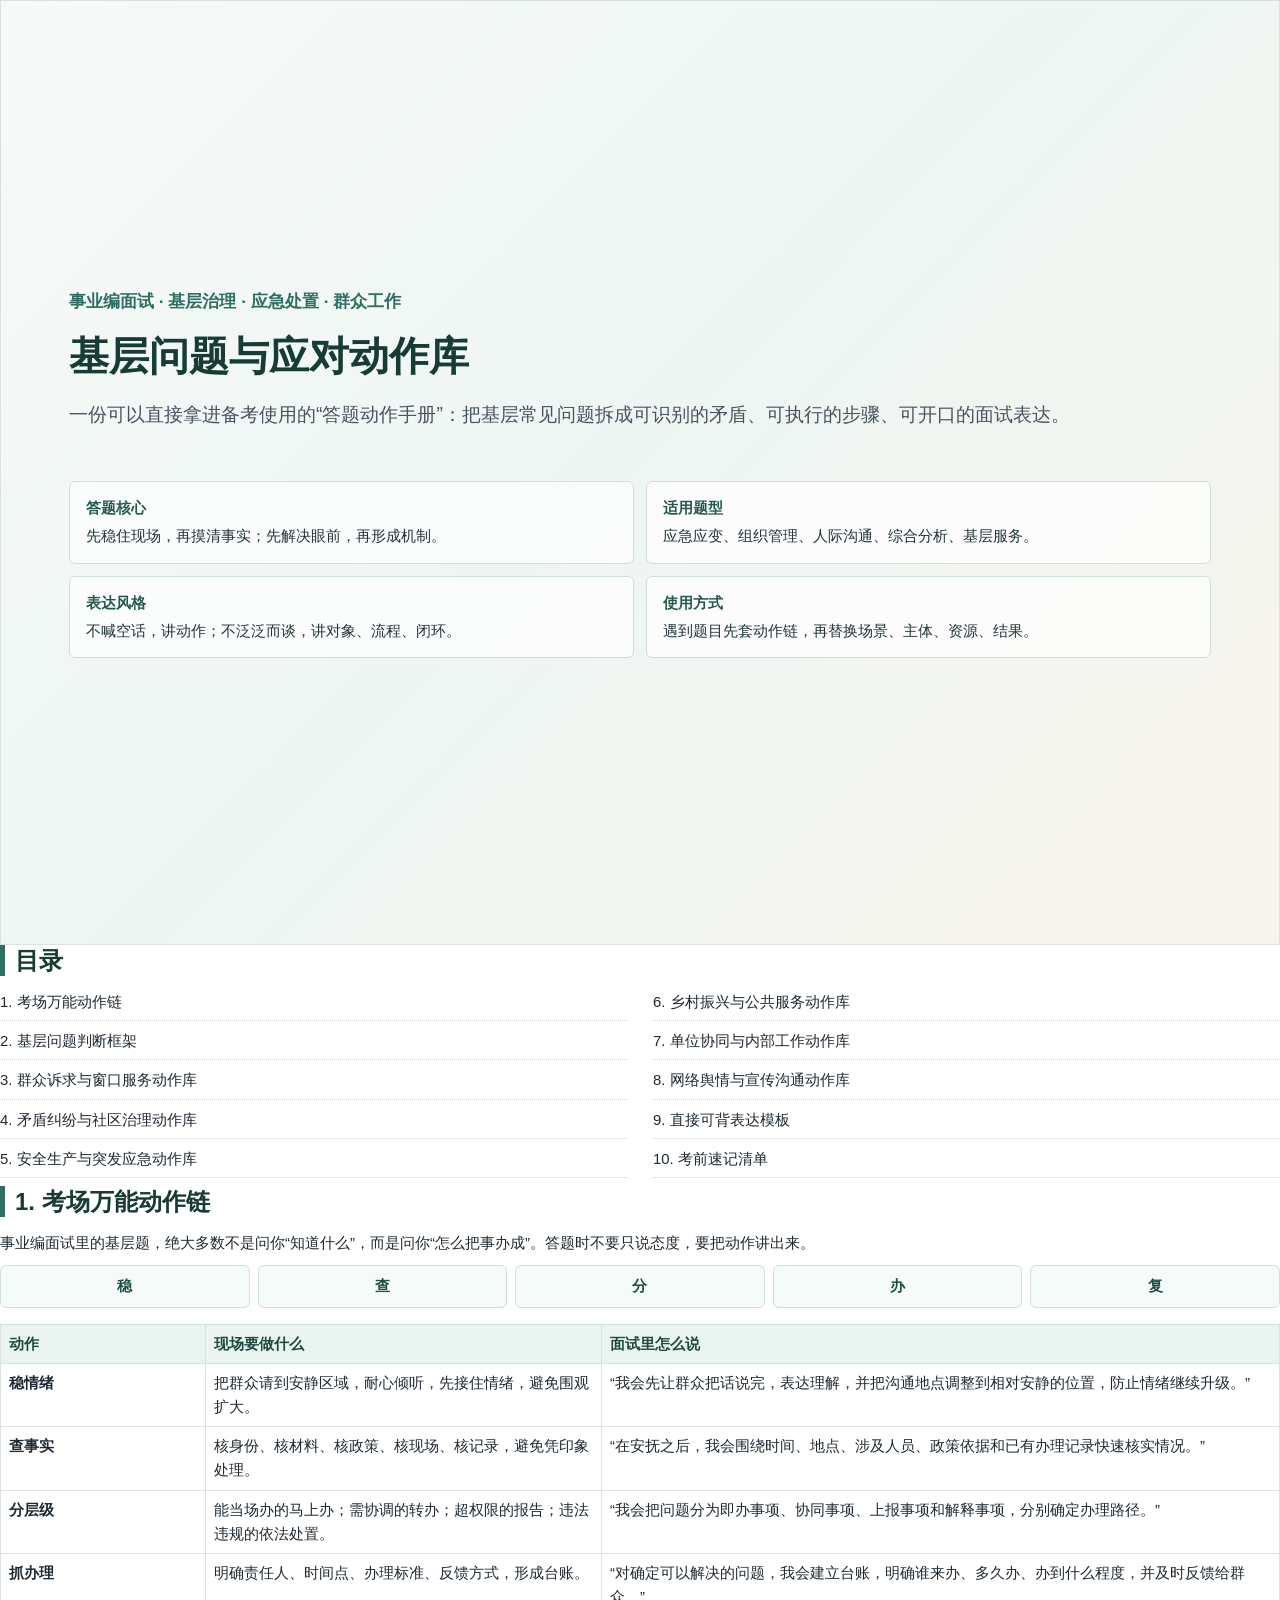
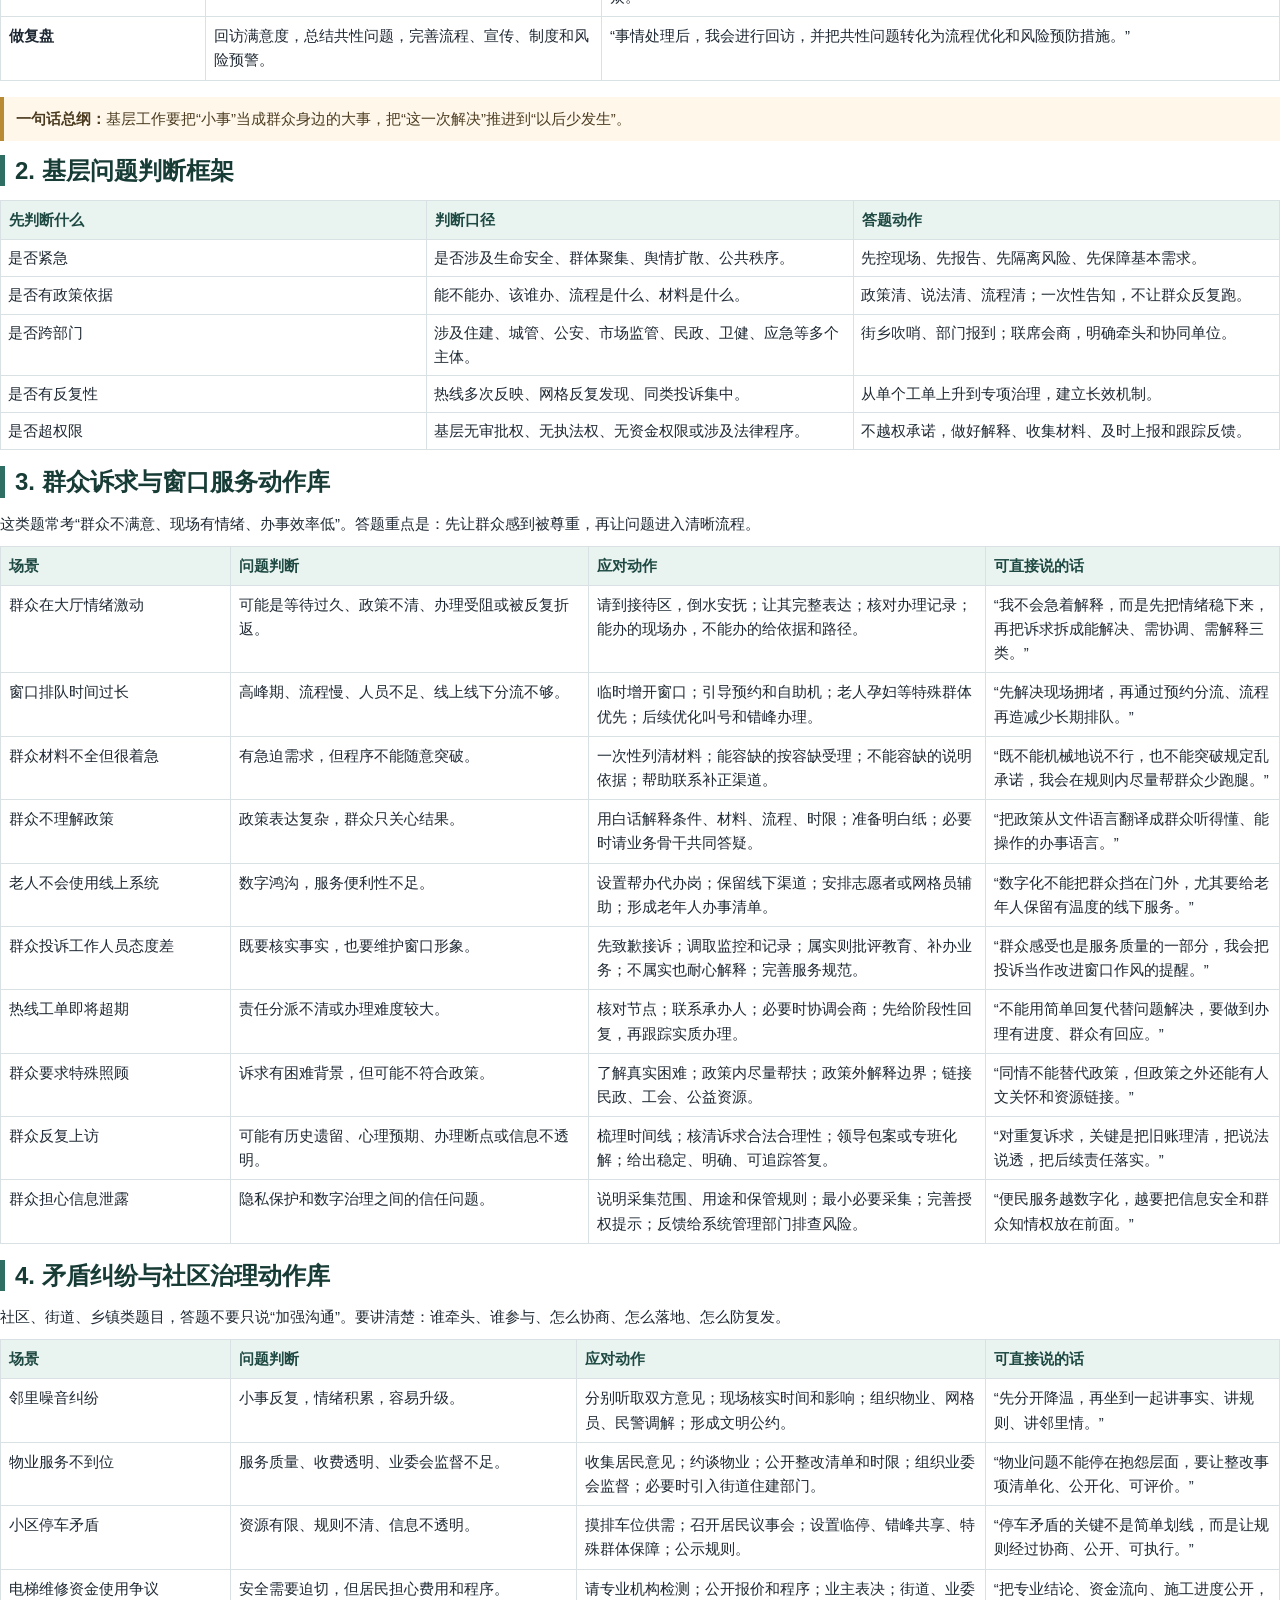
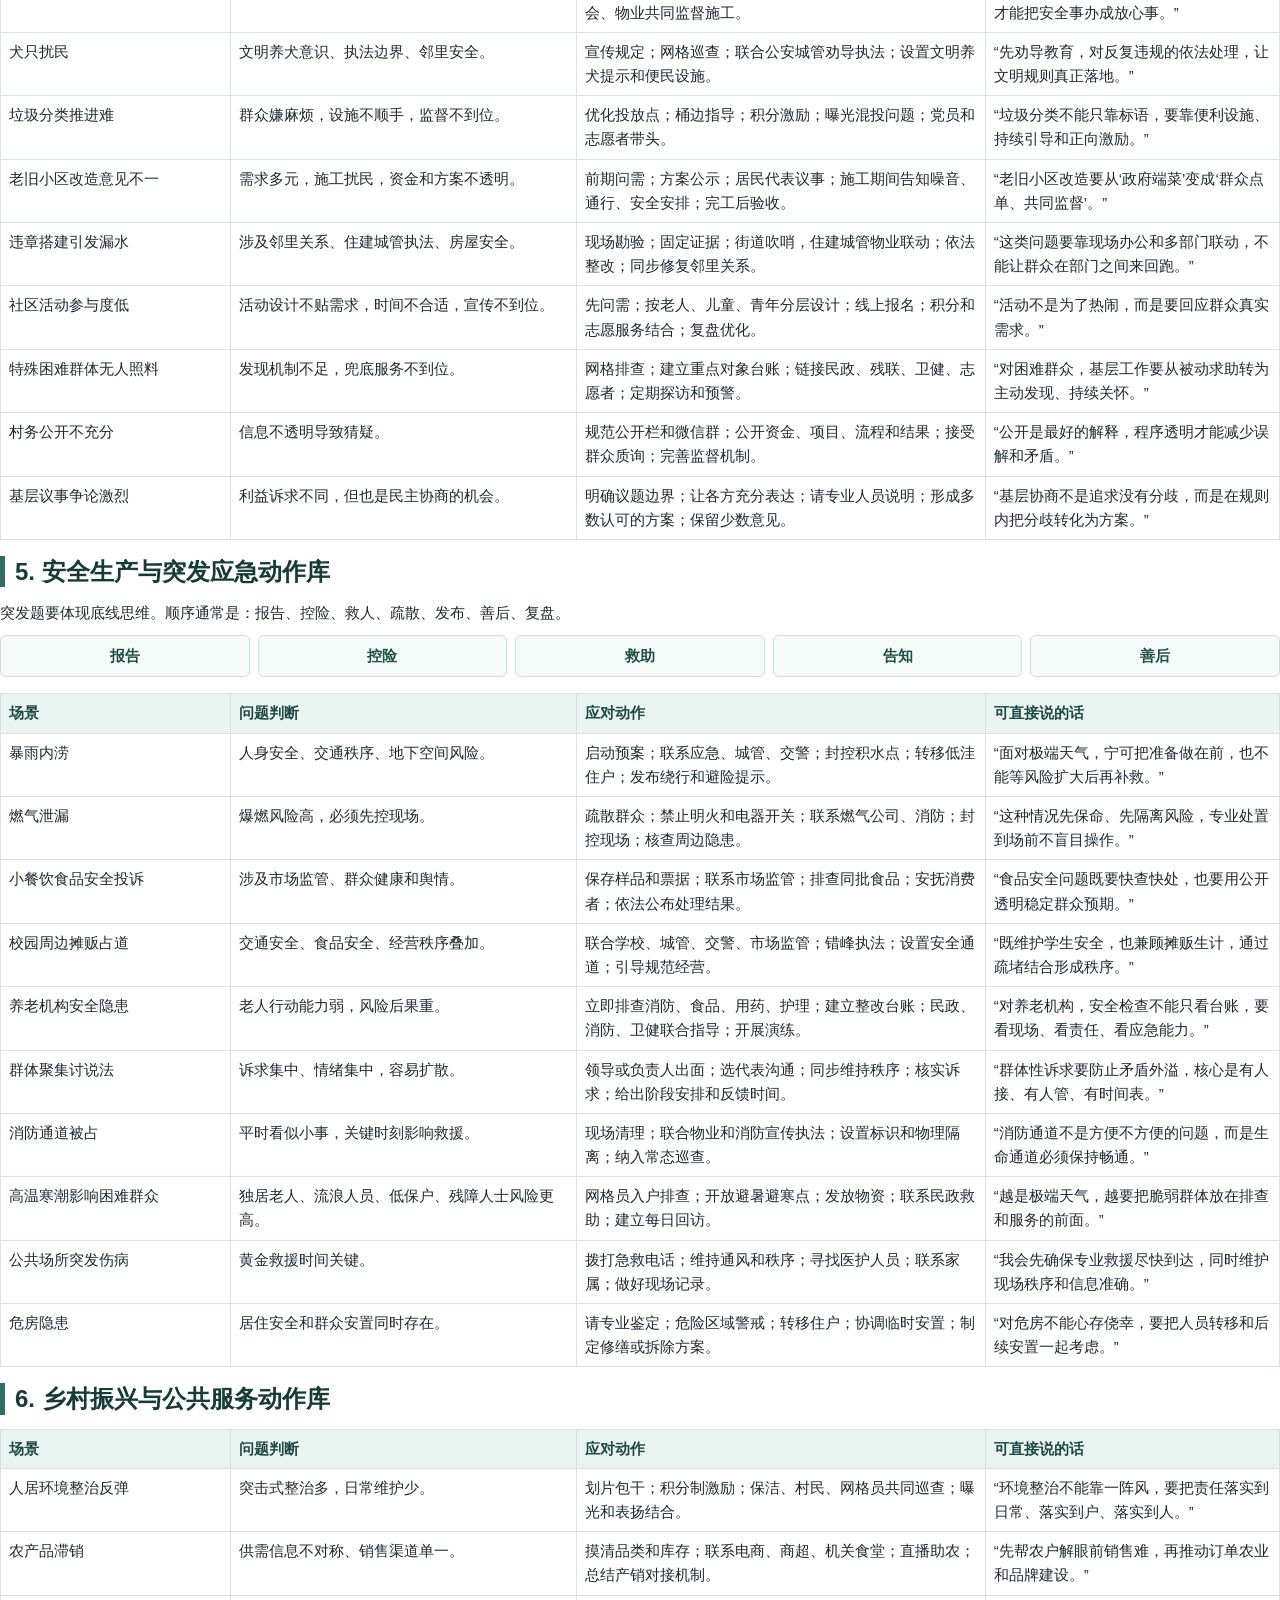
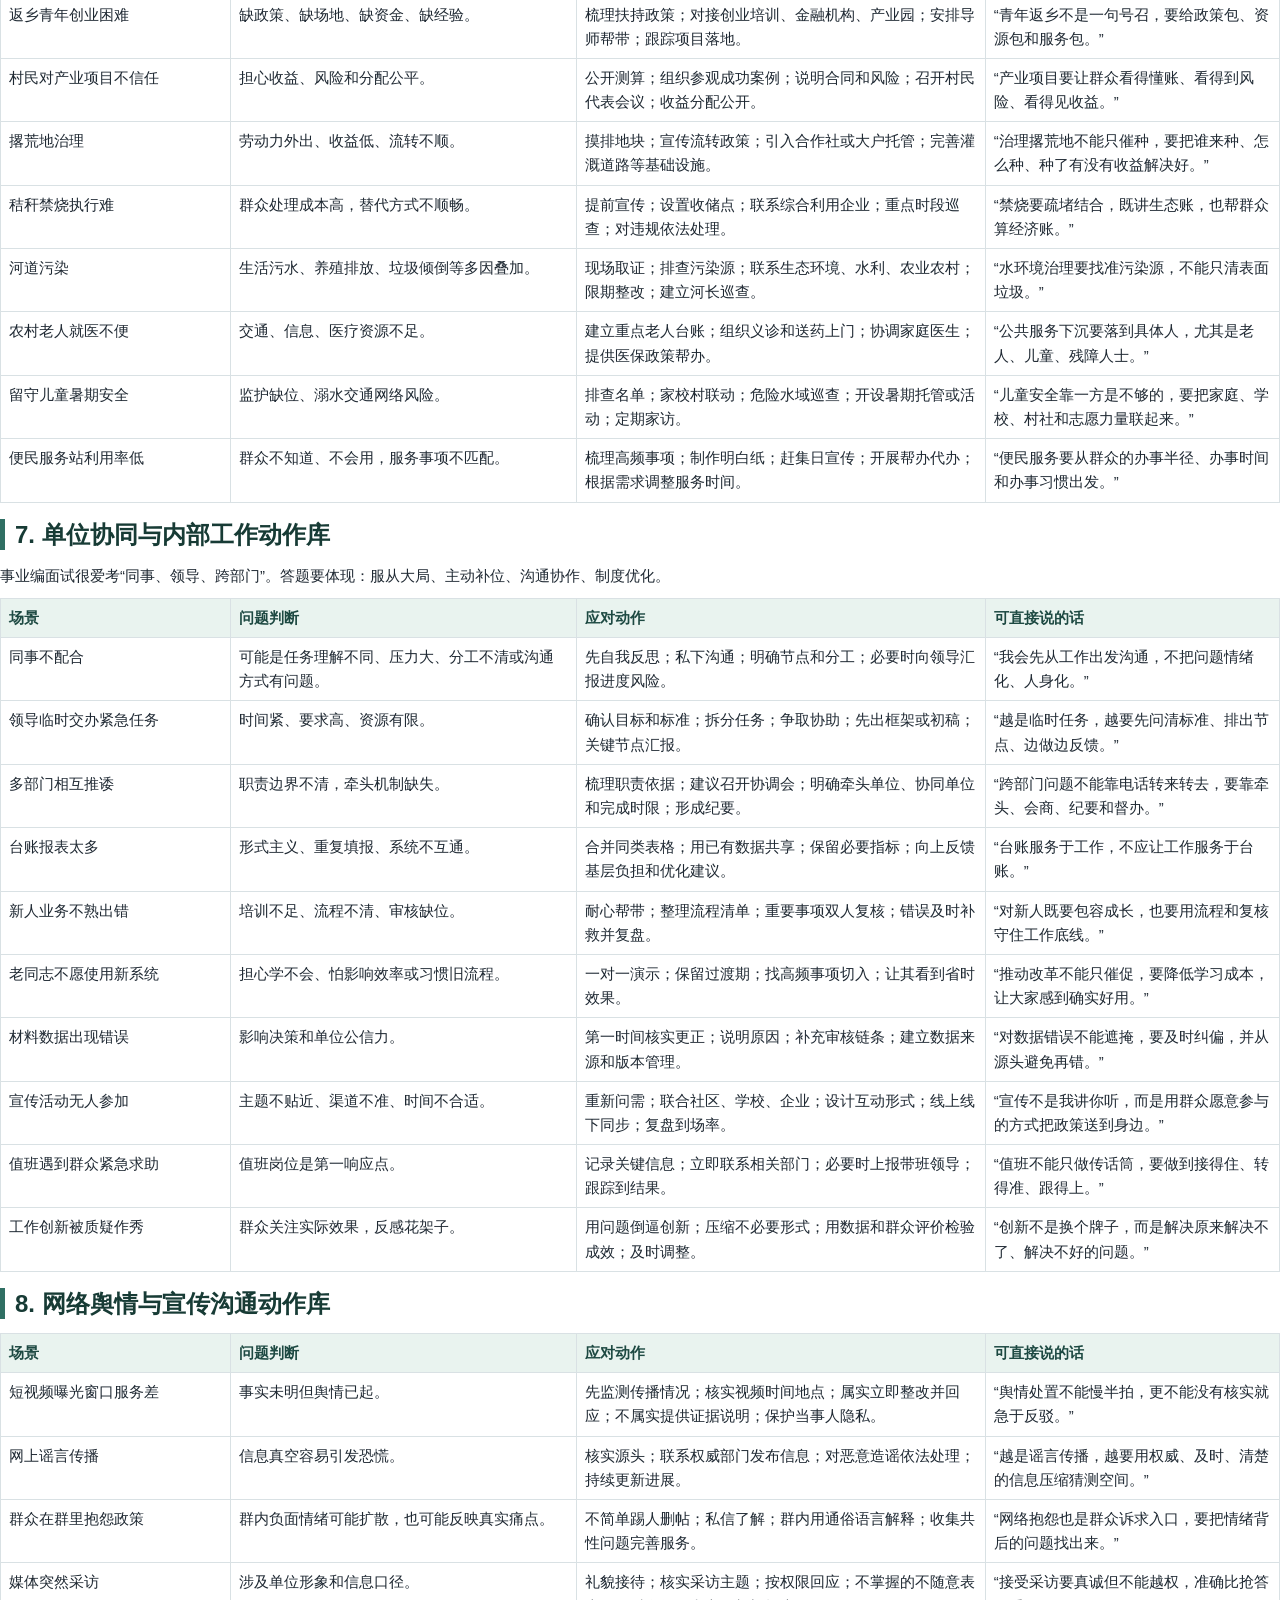
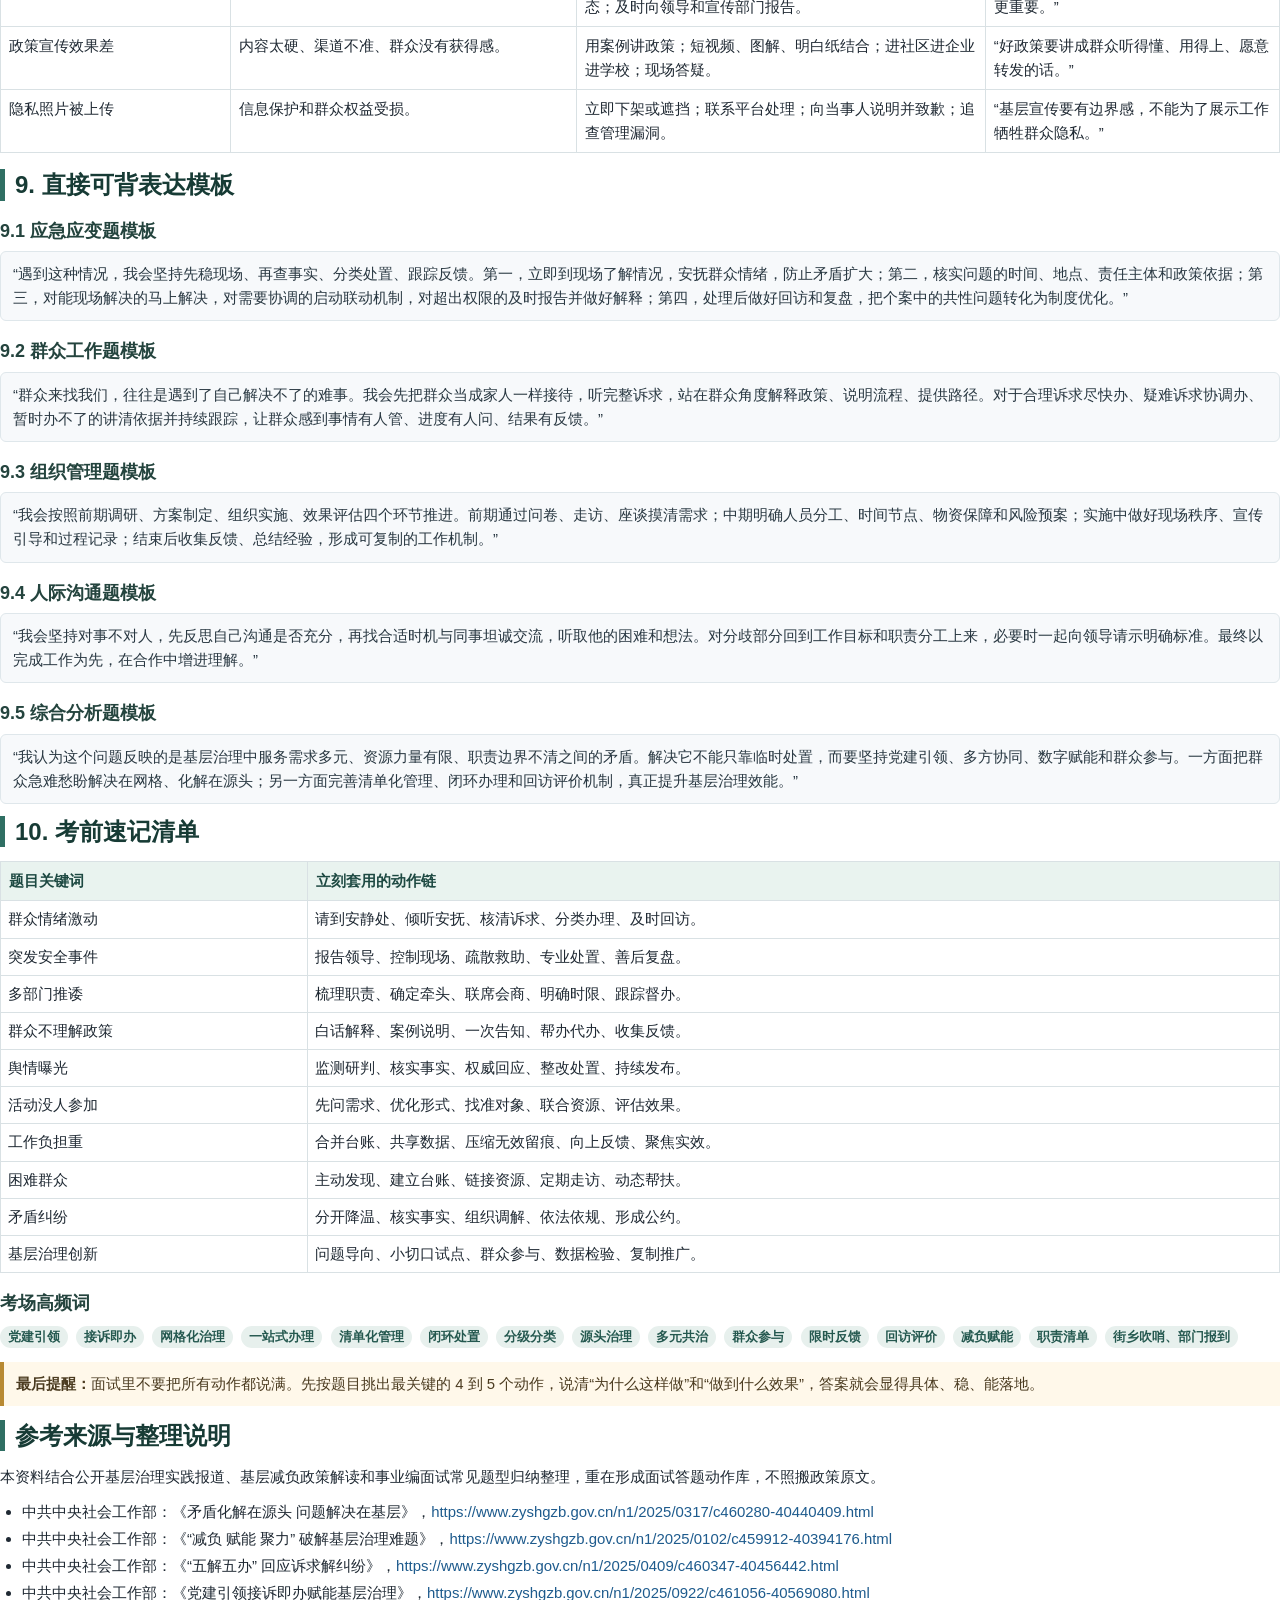
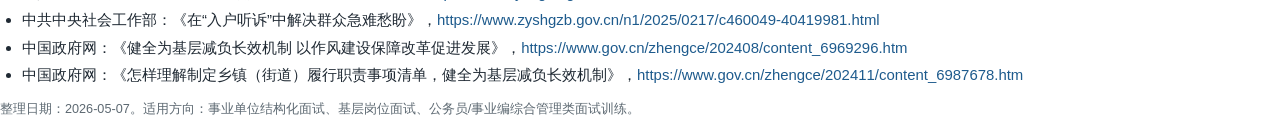
<file: docs/基层问题与应对动作库_事业编面试.html>
<!doctype html>
<html lang="zh-CN">
<head>
  <meta charset="utf-8">
  <title>基层问题与应对动作库：事业编面试可直接套用版</title>
  <style>
    @page {
      size: A4;
      margin: 16mm 15mm;
    }

    * {
      box-sizing: border-box;
    }

    body {
      margin: 0;
      color: #1f2933;
      background: #ffffff;
      font-family: "Microsoft YaHei", "PingFang SC", "Noto Sans CJK SC", "SimSun", Arial, sans-serif;
      font-size: 11.2pt;
      line-height: 1.62;
      -webkit-print-color-adjust: exact;
      print-color-adjust: exact;
    }

    .cover {
      min-height: 250mm;
      padding: 22mm 18mm;
      background: linear-gradient(135deg, #f7faf8 0%, #eef6f3 48%, #f8f4ed 100%);
      border: 1px solid #d7e3dc;
      display: flex;
      flex-direction: column;
      justify-content: center;
    }

    .cover .kicker {
      color: #2f6f63;
      font-size: 13pt;
      font-weight: 700;
      letter-spacing: 0;
      margin-bottom: 18px;
    }

    h1 {
      margin: 0 0 18px;
      color: #173b35;
      font-size: 30pt;
      line-height: 1.18;
      font-weight: 800;
    }

    .subtitle {
      width: 88%;
      color: #46545f;
      font-size: 14.5pt;
      line-height: 1.72;
      margin: 0 0 30px;
    }

    .cover-grid {
      display: grid;
      grid-template-columns: repeat(2, 1fr);
      gap: 12px;
      margin-top: 20px;
    }

    .cover-card {
      border: 1px solid #cfe0d8;
      background: rgba(255, 255, 255, 0.74);
      padding: 14px 16px;
      border-radius: 6px;
      color: #21343a;
      min-height: 72px;
    }

    .cover-card strong {
      display: block;
      color: #24584f;
      margin-bottom: 4px;
    }

    .page-break {
      break-before: page;
      page-break-before: always;
    }

    h2 {
      margin: 0 0 14px;
      color: #173b35;
      font-size: 18pt;
      line-height: 1.3;
      border-left: 5px solid #2f6f63;
      padding-left: 10px;
    }

    h3 {
      margin: 18px 0 8px;
      color: #24443e;
      font-size: 13.5pt;
      line-height: 1.35;
    }

    p {
      margin: 6px 0 10px;
    }

    ul {
      margin: 6px 0 12px 22px;
      padding: 0;
    }

    li {
      margin: 3px 0;
    }

    .note {
      border-left: 4px solid #b88a33;
      background: #fff8ea;
      padding: 10px 12px;
      margin: 10px 0 14px;
      color: #4b3b20;
    }

    .formula {
      display: grid;
      grid-template-columns: repeat(5, 1fr);
      gap: 8px;
      margin: 10px 0 16px;
    }

    .formula span {
      display: block;
      text-align: center;
      padding: 8px 6px;
      border: 1px solid #cfe0d8;
      border-radius: 6px;
      background: #f5fbf8;
      color: #1f4e46;
      font-weight: 700;
    }

    table {
      width: 100%;
      border-collapse: collapse;
      margin: 8px 0 16px;
      table-layout: fixed;
      break-inside: avoid;
    }

    th,
    td {
      border: 1px solid #d9e1e4;
      vertical-align: top;
      padding: 7px 8px;
      word-break: break-word;
    }

    th {
      background: #e9f3ef;
      color: #1d4942;
      font-weight: 800;
      text-align: left;
    }

    .compact td {
      padding: 6px 7px;
    }

    .tag {
      display: inline-block;
      border-radius: 999px;
      background: #e7f0ed;
      color: #24584f;
      padding: 1px 8px;
      margin: 0 4px 4px 0;
      font-size: 9.5pt;
      font-weight: 700;
    }

    .quote {
      background: #f7f9fb;
      border: 1px solid #dfe7eb;
      padding: 10px 12px;
      margin: 8px 0 12px;
      border-radius: 6px;
      color: #293842;
    }

    .small {
      color: #5d6972;
      font-size: 9.5pt;
    }

    .toc {
      columns: 2;
      column-gap: 26px;
      margin-top: 12px;
    }

    .toc div {
      break-inside: avoid;
      margin: 0 0 8px;
      padding-bottom: 6px;
      border-bottom: 1px dotted #ccd6d9;
    }

    .source-list a {
      color: #1e5b8d;
      text-decoration: none;
      word-break: break-all;
    }
  </style>
</head>
<body>
  <section class="cover">
    <div class="kicker">事业编面试 · 基层治理 · 应急处置 · 群众工作</div>
    <h1>基层问题与应对动作库</h1>
    <p class="subtitle">一份可以直接拿进备考使用的“答题动作手册”：把基层常见问题拆成可识别的矛盾、可执行的步骤、可开口的面试表达。</p>
    <div class="cover-grid">
      <div class="cover-card"><strong>答题核心</strong>先稳住现场，再摸清事实；先解决眼前，再形成机制。</div>
      <div class="cover-card"><strong>适用题型</strong>应急应变、组织管理、人际沟通、综合分析、基层服务。</div>
      <div class="cover-card"><strong>表达风格</strong>不喊空话，讲动作；不泛泛而谈，讲对象、流程、闭环。</div>
      <div class="cover-card"><strong>使用方式</strong>遇到题目先套动作链，再替换场景、主体、资源、结果。</div>
    </div>
  </section>

  <section class="page-break">
    <h2>目录</h2>
    <div class="toc">
      <div>1. 考场万能动作链</div>
      <div>2. 基层问题判断框架</div>
      <div>3. 群众诉求与窗口服务动作库</div>
      <div>4. 矛盾纠纷与社区治理动作库</div>
      <div>5. 安全生产与突发应急动作库</div>
      <div>6. 乡村振兴与公共服务动作库</div>
      <div>7. 单位协同与内部工作动作库</div>
      <div>8. 网络舆情与宣传沟通动作库</div>
      <div>9. 直接可背表达模板</div>
      <div>10. 考前速记清单</div>
    </div>

    <h2>1. 考场万能动作链</h2>
    <p>事业编面试里的基层题，绝大多数不是问你“知道什么”，而是问你“怎么把事办成”。答题时不要只说态度，要把动作讲出来。</p>
    <div class="formula">
      <span>稳</span>
      <span>查</span>
      <span>分</span>
      <span>办</span>
      <span>复</span>
    </div>
    <table>
      <tr>
        <th style="width: 16%">动作</th>
        <th style="width: 31%">现场要做什么</th>
        <th>面试里怎么说</th>
      </tr>
      <tr>
        <td><strong>稳情绪</strong></td>
        <td>把群众请到安静区域，耐心倾听，先接住情绪，避免围观扩大。</td>
        <td>“我会先让群众把话说完，表达理解，并把沟通地点调整到相对安静的位置，防止情绪继续升级。”</td>
      </tr>
      <tr>
        <td><strong>查事实</strong></td>
        <td>核身份、核材料、核政策、核现场、核记录，避免凭印象处理。</td>
        <td>“在安抚之后，我会围绕时间、地点、涉及人员、政策依据和已有办理记录快速核实情况。”</td>
      </tr>
      <tr>
        <td><strong>分层级</strong></td>
        <td>能当场办的马上办；需协调的转办；超权限的报告；违法违规的依法处置。</td>
        <td>“我会把问题分为即办事项、协同事项、上报事项和解释事项，分别确定办理路径。”</td>
      </tr>
      <tr>
        <td><strong>抓办理</strong></td>
        <td>明确责任人、时间点、办理标准、反馈方式，形成台账。</td>
        <td>“对确定可以解决的问题，我会建立台账，明确谁来办、多久办、办到什么程度，并及时反馈给群众。”</td>
      </tr>
      <tr>
        <td><strong>做复盘</strong></td>
        <td>回访满意度，总结共性问题，完善流程、宣传、制度和风险预警。</td>
        <td>“事情处理后，我会进行回访，并把共性问题转化为流程优化和风险预防措施。”</td>
      </tr>
    </table>

    <div class="note"><strong>一句话总纲：</strong>基层工作要把“小事”当成群众身边的大事，把“这一次解决”推进到“以后少发生”。</div>

    <h2>2. 基层问题判断框架</h2>
    <table class="compact">
      <tr>
        <th>先判断什么</th>
        <th>判断口径</th>
        <th>答题动作</th>
      </tr>
      <tr>
        <td>是否紧急</td>
        <td>是否涉及生命安全、群体聚集、舆情扩散、公共秩序。</td>
        <td>先控现场、先报告、先隔离风险、先保障基本需求。</td>
      </tr>
      <tr>
        <td>是否有政策依据</td>
        <td>能不能办、该谁办、流程是什么、材料是什么。</td>
        <td>政策清、说法清、流程清；一次性告知，不让群众反复跑。</td>
      </tr>
      <tr>
        <td>是否跨部门</td>
        <td>涉及住建、城管、公安、市场监管、民政、卫健、应急等多个主体。</td>
        <td>街乡吹哨、部门报到；联席会商，明确牵头和协同单位。</td>
      </tr>
      <tr>
        <td>是否有反复性</td>
        <td>热线多次反映、网格反复发现、同类投诉集中。</td>
        <td>从单个工单上升到专项治理，建立长效机制。</td>
      </tr>
      <tr>
        <td>是否超权限</td>
        <td>基层无审批权、无执法权、无资金权限或涉及法律程序。</td>
        <td>不越权承诺，做好解释、收集材料、及时上报和跟踪反馈。</td>
      </tr>
    </table>
  </section>

  <section class="page-break">
    <h2>3. 群众诉求与窗口服务动作库</h2>
    <p>这类题常考“群众不满意、现场有情绪、办事效率低”。答题重点是：先让群众感到被尊重，再让问题进入清晰流程。</p>
    <table>
      <tr>
        <th style="width: 18%">场景</th>
        <th style="width: 28%">问题判断</th>
        <th style="width: 31%">应对动作</th>
        <th>可直接说的话</th>
      </tr>
      <tr>
        <td>群众在大厅情绪激动</td>
        <td>可能是等待过久、政策不清、办理受阻或被反复折返。</td>
        <td>请到接待区，倒水安抚；让其完整表达；核对办理记录；能办的现场办，不能办的给依据和路径。</td>
        <td>“我不会急着解释，而是先把情绪稳下来，再把诉求拆成能解决、需协调、需解释三类。”</td>
      </tr>
      <tr>
        <td>窗口排队时间过长</td>
        <td>高峰期、流程慢、人员不足、线上线下分流不够。</td>
        <td>临时增开窗口；引导预约和自助机；老人孕妇等特殊群体优先；后续优化叫号和错峰办理。</td>
        <td>“先解决现场拥堵，再通过预约分流、流程再造减少长期排队。”</td>
      </tr>
      <tr>
        <td>群众材料不全但很着急</td>
        <td>有急迫需求，但程序不能随意突破。</td>
        <td>一次性列清材料；能容缺的按容缺受理；不能容缺的说明依据；帮助联系补正渠道。</td>
        <td>“既不能机械地说不行，也不能突破规定乱承诺，我会在规则内尽量帮群众少跑腿。”</td>
      </tr>
      <tr>
        <td>群众不理解政策</td>
        <td>政策表达复杂，群众只关心结果。</td>
        <td>用白话解释条件、材料、流程、时限；准备明白纸；必要时请业务骨干共同答疑。</td>
        <td>“把政策从文件语言翻译成群众听得懂、能操作的办事语言。”</td>
      </tr>
      <tr>
        <td>老人不会使用线上系统</td>
        <td>数字鸿沟，服务便利性不足。</td>
        <td>设置帮办代办岗；保留线下渠道；安排志愿者或网格员辅助；形成老年人办事清单。</td>
        <td>“数字化不能把群众挡在门外，尤其要给老年人保留有温度的线下服务。”</td>
      </tr>
      <tr>
        <td>群众投诉工作人员态度差</td>
        <td>既要核实事实，也要维护窗口形象。</td>
        <td>先致歉接诉；调取监控和记录；属实则批评教育、补办业务；不属实也耐心解释；完善服务规范。</td>
        <td>“群众感受也是服务质量的一部分，我会把投诉当作改进窗口作风的提醒。”</td>
      </tr>
      <tr>
        <td>热线工单即将超期</td>
        <td>责任分派不清或办理难度较大。</td>
        <td>核对节点；联系承办人；必要时协调会商；先给阶段性回复，再跟踪实质办理。</td>
        <td>“不能用简单回复代替问题解决，要做到办理有进度、群众有回应。”</td>
      </tr>
      <tr>
        <td>群众要求特殊照顾</td>
        <td>诉求有困难背景，但可能不符合政策。</td>
        <td>了解真实困难；政策内尽量帮扶；政策外解释边界；链接民政、工会、公益资源。</td>
        <td>“同情不能替代政策，但政策之外还能有人文关怀和资源链接。”</td>
      </tr>
      <tr>
        <td>群众反复上访</td>
        <td>可能有历史遗留、心理预期、办理断点或信息不透明。</td>
        <td>梳理时间线；核清诉求合法合理性；领导包案或专班化解；给出稳定、明确、可追踪答复。</td>
        <td>“对重复诉求，关键是把旧账理清，把说法说透，把后续责任落实。”</td>
      </tr>
      <tr>
        <td>群众担心信息泄露</td>
        <td>隐私保护和数字治理之间的信任问题。</td>
        <td>说明采集范围、用途和保管规则；最小必要采集；完善授权提示；反馈给系统管理部门排查风险。</td>
        <td>“便民服务越数字化，越要把信息安全和群众知情权放在前面。”</td>
      </tr>
    </table>
  </section>

  <section class="page-break">
    <h2>4. 矛盾纠纷与社区治理动作库</h2>
    <p>社区、街道、乡镇类题目，答题不要只说“加强沟通”。要讲清楚：谁牵头、谁参与、怎么协商、怎么落地、怎么防复发。</p>
    <table>
      <tr>
        <th style="width: 18%">场景</th>
        <th style="width: 27%">问题判断</th>
        <th style="width: 32%">应对动作</th>
        <th>可直接说的话</th>
      </tr>
      <tr>
        <td>邻里噪音纠纷</td>
        <td>小事反复，情绪积累，容易升级。</td>
        <td>分别听取双方意见；现场核实时间和影响；组织物业、网格员、民警调解；形成文明公约。</td>
        <td>“先分开降温，再坐到一起讲事实、讲规则、讲邻里情。”</td>
      </tr>
      <tr>
        <td>物业服务不到位</td>
        <td>服务质量、收费透明、业委会监督不足。</td>
        <td>收集居民意见；约谈物业；公开整改清单和时限；组织业委会监督；必要时引入街道住建部门。</td>
        <td>“物业问题不能停在抱怨层面，要让整改事项清单化、公开化、可评价。”</td>
      </tr>
      <tr>
        <td>小区停车矛盾</td>
        <td>资源有限、规则不清、信息不透明。</td>
        <td>摸排车位供需；召开居民议事会；设置临停、错峰共享、特殊群体保障；公示规则。</td>
        <td>“停车矛盾的关键不是简单划线，而是让规则经过协商、公开、可执行。”</td>
      </tr>
      <tr>
        <td>电梯维修资金使用争议</td>
        <td>安全需要迫切，但居民担心费用和程序。</td>
        <td>请专业机构检测；公开报价和程序；业主表决；街道、业委会、物业共同监督施工。</td>
        <td>“把专业结论、资金流向、施工进度公开，才能把安全事办成放心事。”</td>
      </tr>
      <tr>
        <td>犬只扰民</td>
        <td>文明养犬意识、执法边界、邻里安全。</td>
        <td>宣传规定；网格巡查；联合公安城管劝导执法；设置文明养犬提示和便民设施。</td>
        <td>“先劝导教育，对反复违规的依法处理，让文明规则真正落地。”</td>
      </tr>
      <tr>
        <td>垃圾分类推进难</td>
        <td>群众嫌麻烦，设施不顺手，监督不到位。</td>
        <td>优化投放点；桶边指导；积分激励；曝光混投问题；党员和志愿者带头。</td>
        <td>“垃圾分类不能只靠标语，要靠便利设施、持续引导和正向激励。”</td>
      </tr>
      <tr>
        <td>老旧小区改造意见不一</td>
        <td>需求多元，施工扰民，资金和方案不透明。</td>
        <td>前期问需；方案公示；居民代表议事；施工期间告知噪音、通行、安全安排；完工后验收。</td>
        <td>“老旧小区改造要从‘政府端菜’变成‘群众点单、共同监督’。”</td>
      </tr>
      <tr>
        <td>违章搭建引发漏水</td>
        <td>涉及邻里关系、住建城管执法、房屋安全。</td>
        <td>现场勘验；固定证据；街道吹哨，住建城管物业联动；依法整改；同步修复邻里关系。</td>
        <td>“这类问题要靠现场办公和多部门联动，不能让群众在部门之间来回跑。”</td>
      </tr>
      <tr>
        <td>社区活动参与度低</td>
        <td>活动设计不贴需求，时间不合适，宣传不到位。</td>
        <td>先问需；按老人、儿童、青年分层设计；线上报名；积分和志愿服务结合；复盘优化。</td>
        <td>“活动不是为了热闹，而是要回应群众真实需求。”</td>
      </tr>
      <tr>
        <td>特殊困难群体无人照料</td>
        <td>发现机制不足，兜底服务不到位。</td>
        <td>网格排查；建立重点对象台账；链接民政、残联、卫健、志愿者；定期探访和预警。</td>
        <td>“对困难群众，基层工作要从被动求助转为主动发现、持续关怀。”</td>
      </tr>
      <tr>
        <td>村务公开不充分</td>
        <td>信息不透明导致猜疑。</td>
        <td>规范公开栏和微信群；公开资金、项目、流程和结果；接受群众质询；完善监督机制。</td>
        <td>“公开是最好的解释，程序透明才能减少误解和矛盾。”</td>
      </tr>
      <tr>
        <td>基层议事争论激烈</td>
        <td>利益诉求不同，但也是民主协商的机会。</td>
        <td>明确议题边界；让各方充分表达；请专业人员说明；形成多数认可的方案；保留少数意见。</td>
        <td>“基层协商不是追求没有分歧，而是在规则内把分歧转化为方案。”</td>
      </tr>
    </table>
  </section>

  <section class="page-break">
    <h2>5. 安全生产与突发应急动作库</h2>
    <p>突发题要体现底线思维。顺序通常是：报告、控险、救人、疏散、发布、善后、复盘。</p>
    <div class="formula">
      <span>报告</span>
      <span>控险</span>
      <span>救助</span>
      <span>告知</span>
      <span>善后</span>
    </div>
    <table>
      <tr>
        <th style="width: 18%">场景</th>
        <th style="width: 27%">问题判断</th>
        <th style="width: 32%">应对动作</th>
        <th>可直接说的话</th>
      </tr>
      <tr>
        <td>暴雨内涝</td>
        <td>人身安全、交通秩序、地下空间风险。</td>
        <td>启动预案；联系应急、城管、交警；封控积水点；转移低洼住户；发布绕行和避险提示。</td>
        <td>“面对极端天气，宁可把准备做在前，也不能等风险扩大后再补救。”</td>
      </tr>
      <tr>
        <td>燃气泄漏</td>
        <td>爆燃风险高，必须先控现场。</td>
        <td>疏散群众；禁止明火和电器开关；联系燃气公司、消防；封控现场；核查周边隐患。</td>
        <td>“这种情况先保命、先隔离风险，专业处置到场前不盲目操作。”</td>
      </tr>
      <tr>
        <td>小餐饮食品安全投诉</td>
        <td>涉及市场监管、群众健康和舆情。</td>
        <td>保存样品和票据；联系市场监管；排查同批食品；安抚消费者；依法公布处理结果。</td>
        <td>“食品安全问题既要快查快处，也要用公开透明稳定群众预期。”</td>
      </tr>
      <tr>
        <td>校园周边摊贩占道</td>
        <td>交通安全、食品安全、经营秩序叠加。</td>
        <td>联合学校、城管、交警、市场监管；错峰执法；设置安全通道；引导规范经营。</td>
        <td>“既维护学生安全，也兼顾摊贩生计，通过疏堵结合形成秩序。”</td>
      </tr>
      <tr>
        <td>养老机构安全隐患</td>
        <td>老人行动能力弱，风险后果重。</td>
        <td>立即排查消防、食品、用药、护理；建立整改台账；民政、消防、卫健联合指导；开展演练。</td>
        <td>“对养老机构，安全检查不能只看台账，要看现场、看责任、看应急能力。”</td>
      </tr>
      <tr>
        <td>群体聚集讨说法</td>
        <td>诉求集中、情绪集中，容易扩散。</td>
        <td>领导或负责人出面；选代表沟通；同步维持秩序；核实诉求；给出阶段安排和反馈时间。</td>
        <td>“群体性诉求要防止矛盾外溢，核心是有人接、有人管、有时间表。”</td>
      </tr>
      <tr>
        <td>消防通道被占</td>
        <td>平时看似小事，关键时刻影响救援。</td>
        <td>现场清理；联合物业和消防宣传执法；设置标识和物理隔离；纳入常态巡查。</td>
        <td>“消防通道不是方便不方便的问题，而是生命通道必须保持畅通。”</td>
      </tr>
      <tr>
        <td>高温寒潮影响困难群众</td>
        <td>独居老人、流浪人员、低保户、残障人士风险更高。</td>
        <td>网格员入户排查；开放避暑避寒点；发放物资；联系民政救助；建立每日回访。</td>
        <td>“越是极端天气，越要把脆弱群体放在排查和服务的前面。”</td>
      </tr>
      <tr>
        <td>公共场所突发伤病</td>
        <td>黄金救援时间关键。</td>
        <td>拨打急救电话；维持通风和秩序；寻找医护人员；联系家属；做好现场记录。</td>
        <td>“我会先确保专业救援尽快到达，同时维护现场秩序和信息准确。”</td>
      </tr>
      <tr>
        <td>危房隐患</td>
        <td>居住安全和群众安置同时存在。</td>
        <td>请专业鉴定；危险区域警戒；转移住户；协调临时安置；制定修缮或拆除方案。</td>
        <td>“对危房不能心存侥幸，要把人员转移和后续安置一起考虑。”</td>
      </tr>
    </table>
  </section>

  <section class="page-break">
    <h2>6. 乡村振兴与公共服务动作库</h2>
    <table>
      <tr>
        <th style="width: 18%">场景</th>
        <th style="width: 27%">问题判断</th>
        <th style="width: 32%">应对动作</th>
        <th>可直接说的话</th>
      </tr>
      <tr>
        <td>人居环境整治反弹</td>
        <td>突击式整治多，日常维护少。</td>
        <td>划片包干；积分制激励；保洁、村民、网格员共同巡查；曝光和表扬结合。</td>
        <td>“环境整治不能靠一阵风，要把责任落实到日常、落实到户、落实到人。”</td>
      </tr>
      <tr>
        <td>农产品滞销</td>
        <td>供需信息不对称、销售渠道单一。</td>
        <td>摸清品类和库存；联系电商、商超、机关食堂；直播助农；总结产销对接机制。</td>
        <td>“先帮农户解眼前销售难，再推动订单农业和品牌建设。”</td>
      </tr>
      <tr>
        <td>返乡青年创业困难</td>
        <td>缺政策、缺场地、缺资金、缺经验。</td>
        <td>梳理扶持政策；对接创业培训、金融机构、产业园；安排导师帮带；跟踪项目落地。</td>
        <td>“青年返乡不是一句号召，要给政策包、资源包和服务包。”</td>
      </tr>
      <tr>
        <td>村民对产业项目不信任</td>
        <td>担心收益、风险和分配公平。</td>
        <td>公开测算；组织参观成功案例；说明合同和风险；召开村民代表会议；收益分配公开。</td>
        <td>“产业项目要让群众看得懂账、看得到风险、看得见收益。”</td>
      </tr>
      <tr>
        <td>撂荒地治理</td>
        <td>劳动力外出、收益低、流转不顺。</td>
        <td>摸排地块；宣传流转政策；引入合作社或大户托管；完善灌溉道路等基础设施。</td>
        <td>“治理撂荒地不能只催种，要把谁来种、怎么种、种了有没有收益解决好。”</td>
      </tr>
      <tr>
        <td>秸秆禁烧执行难</td>
        <td>群众处理成本高，替代方式不顺畅。</td>
        <td>提前宣传；设置收储点；联系综合利用企业；重点时段巡查；对违规依法处理。</td>
        <td>“禁烧要疏堵结合，既讲生态账，也帮群众算经济账。”</td>
      </tr>
      <tr>
        <td>河道污染</td>
        <td>生活污水、养殖排放、垃圾倾倒等多因叠加。</td>
        <td>现场取证；排查污染源；联系生态环境、水利、农业农村；限期整改；建立河长巡查。</td>
        <td>“水环境治理要找准污染源，不能只清表面垃圾。”</td>
      </tr>
      <tr>
        <td>农村老人就医不便</td>
        <td>交通、信息、医疗资源不足。</td>
        <td>建立重点老人台账；组织义诊和送药上门；协调家庭医生；提供医保政策帮办。</td>
        <td>“公共服务下沉要落到具体人，尤其是老人、儿童、残障人士。”</td>
      </tr>
      <tr>
        <td>留守儿童暑期安全</td>
        <td>监护缺位、溺水交通网络风险。</td>
        <td>排查名单；家校村联动；危险水域巡查；开设暑期托管或活动；定期家访。</td>
        <td>“儿童安全靠一方是不够的，要把家庭、学校、村社和志愿力量联起来。”</td>
      </tr>
      <tr>
        <td>便民服务站利用率低</td>
        <td>群众不知道、不会用，服务事项不匹配。</td>
        <td>梳理高频事项；制作明白纸；赶集日宣传；开展帮办代办；根据需求调整服务时间。</td>
        <td>“便民服务要从群众的办事半径、办事时间和办事习惯出发。”</td>
      </tr>
    </table>
  </section>

  <section class="page-break">
    <h2>7. 单位协同与内部工作动作库</h2>
    <p>事业编面试很爱考“同事、领导、跨部门”。答题要体现：服从大局、主动补位、沟通协作、制度优化。</p>
    <table>
      <tr>
        <th style="width: 18%">场景</th>
        <th style="width: 27%">问题判断</th>
        <th style="width: 32%">应对动作</th>
        <th>可直接说的话</th>
      </tr>
      <tr>
        <td>同事不配合</td>
        <td>可能是任务理解不同、压力大、分工不清或沟通方式有问题。</td>
        <td>先自我反思；私下沟通；明确节点和分工；必要时向领导汇报进度风险。</td>
        <td>“我会先从工作出发沟通，不把问题情绪化、人身化。”</td>
      </tr>
      <tr>
        <td>领导临时交办紧急任务</td>
        <td>时间紧、要求高、资源有限。</td>
        <td>确认目标和标准；拆分任务；争取协助；先出框架或初稿；关键节点汇报。</td>
        <td>“越是临时任务，越要先问清标准、排出节点、边做边反馈。”</td>
      </tr>
      <tr>
        <td>多部门相互推诿</td>
        <td>职责边界不清，牵头机制缺失。</td>
        <td>梳理职责依据；建议召开协调会；明确牵头单位、协同单位和完成时限；形成纪要。</td>
        <td>“跨部门问题不能靠电话转来转去，要靠牵头、会商、纪要和督办。”</td>
      </tr>
      <tr>
        <td>台账报表太多</td>
        <td>形式主义、重复填报、系统不互通。</td>
        <td>合并同类表格；用已有数据共享；保留必要指标；向上反馈基层负担和优化建议。</td>
        <td>“台账服务于工作，不应让工作服务于台账。”</td>
      </tr>
      <tr>
        <td>新人业务不熟出错</td>
        <td>培训不足、流程不清、审核缺位。</td>
        <td>耐心帮带；整理流程清单；重要事项双人复核；错误及时补救并复盘。</td>
        <td>“对新人既要包容成长，也要用流程和复核守住工作底线。”</td>
      </tr>
      <tr>
        <td>老同志不愿使用新系统</td>
        <td>担心学不会、怕影响效率或习惯旧流程。</td>
        <td>一对一演示；保留过渡期；找高频事项切入；让其看到省时效果。</td>
        <td>“推动改革不能只催促，要降低学习成本，让大家感到确实好用。”</td>
      </tr>
      <tr>
        <td>材料数据出现错误</td>
        <td>影响决策和单位公信力。</td>
        <td>第一时间核实更正；说明原因；补充审核链条；建立数据来源和版本管理。</td>
        <td>“对数据错误不能遮掩，要及时纠偏，并从源头避免再错。”</td>
      </tr>
      <tr>
        <td>宣传活动无人参加</td>
        <td>主题不贴近、渠道不准、时间不合适。</td>
        <td>重新问需；联合社区、学校、企业；设计互动形式；线上线下同步；复盘到场率。</td>
        <td>“宣传不是我讲你听，而是用群众愿意参与的方式把政策送到身边。”</td>
      </tr>
      <tr>
        <td>值班遇到群众紧急求助</td>
        <td>值班岗位是第一响应点。</td>
        <td>记录关键信息；立即联系相关部门；必要时上报带班领导；跟踪到结果。</td>
        <td>“值班不能只做传话筒，要做到接得住、转得准、跟得上。”</td>
      </tr>
      <tr>
        <td>工作创新被质疑作秀</td>
        <td>群众关注实际效果，反感花架子。</td>
        <td>用问题倒逼创新；压缩不必要形式；用数据和群众评价检验成效；及时调整。</td>
        <td>“创新不是换个牌子，而是解决原来解决不了、解决不好的问题。”</td>
      </tr>
    </table>
  </section>

  <section class="page-break">
    <h2>8. 网络舆情与宣传沟通动作库</h2>
    <table>
      <tr>
        <th style="width: 18%">场景</th>
        <th style="width: 27%">问题判断</th>
        <th style="width: 32%">应对动作</th>
        <th>可直接说的话</th>
      </tr>
      <tr>
        <td>短视频曝光窗口服务差</td>
        <td>事实未明但舆情已起。</td>
        <td>先监测传播情况；核实视频时间地点；属实立即整改并回应；不属实提供证据说明；保护当事人隐私。</td>
        <td>“舆情处置不能慢半拍，更不能没有核实就急于反驳。”</td>
      </tr>
      <tr>
        <td>网上谣言传播</td>
        <td>信息真空容易引发恐慌。</td>
        <td>核实源头；联系权威部门发布信息；对恶意造谣依法处理；持续更新进展。</td>
        <td>“越是谣言传播，越要用权威、及时、清楚的信息压缩猜测空间。”</td>
      </tr>
      <tr>
        <td>群众在群里抱怨政策</td>
        <td>群内负面情绪可能扩散，也可能反映真实痛点。</td>
        <td>不简单踢人删帖；私信了解；群内用通俗语言解释；收集共性问题完善服务。</td>
        <td>“网络抱怨也是群众诉求入口，要把情绪背后的问题找出来。”</td>
      </tr>
      <tr>
        <td>媒体突然采访</td>
        <td>涉及单位形象和信息口径。</td>
        <td>礼貌接待；核实采访主题；按权限回应；不掌握的不随意表态；及时向领导和宣传部门报告。</td>
        <td>“接受采访要真诚但不能越权，准确比抢答更重要。”</td>
      </tr>
      <tr>
        <td>政策宣传效果差</td>
        <td>内容太硬、渠道不准、群众没有获得感。</td>
        <td>用案例讲政策；短视频、图解、明白纸结合；进社区进企业进学校；现场答疑。</td>
        <td>“好政策要讲成群众听得懂、用得上、愿意转发的话。”</td>
      </tr>
      <tr>
        <td>隐私照片被上传</td>
        <td>信息保护和群众权益受损。</td>
        <td>立即下架或遮挡；联系平台处理；向当事人说明并致歉；追查管理漏洞。</td>
        <td>“基层宣传要有边界感，不能为了展示工作牺牲群众隐私。”</td>
      </tr>
    </table>
  </section>

  <section class="page-break">
    <h2>9. 直接可背表达模板</h2>

    <h3>9.1 应急应变题模板</h3>
    <div class="quote">
      “遇到这种情况，我会坚持先稳现场、再查事实、分类处置、跟踪反馈。第一，立即到现场了解情况，安抚群众情绪，防止矛盾扩大；第二，核实问题的时间、地点、责任主体和政策依据；第三，对能现场解决的马上解决，对需要协调的启动联动机制，对超出权限的及时报告并做好解释；第四，处理后做好回访和复盘，把个案中的共性问题转化为制度优化。”
    </div>

    <h3>9.2 群众工作题模板</h3>
    <div class="quote">
      “群众来找我们，往往是遇到了自己解决不了的难事。我会先把群众当成家人一样接待，听完整诉求，站在群众角度解释政策、说明流程、提供路径。对于合理诉求尽快办、疑难诉求协调办、暂时办不了的讲清依据并持续跟踪，让群众感到事情有人管、进度有人问、结果有反馈。”
    </div>

    <h3>9.3 组织管理题模板</h3>
    <div class="quote">
      “我会按照前期调研、方案制定、组织实施、效果评估四个环节推进。前期通过问卷、走访、座谈摸清需求；中期明确人员分工、时间节点、物资保障和风险预案；实施中做好现场秩序、宣传引导和过程记录；结束后收集反馈、总结经验，形成可复制的工作机制。”
    </div>

    <h3>9.4 人际沟通题模板</h3>
    <div class="quote">
      “我会坚持对事不对人，先反思自己沟通是否充分，再找合适时机与同事坦诚交流，听取他的困难和想法。对分歧部分回到工作目标和职责分工上来，必要时一起向领导请示明确标准。最终以完成工作为先，在合作中增进理解。”
    </div>

    <h3>9.5 综合分析题模板</h3>
    <div class="quote">
      “我认为这个问题反映的是基层治理中服务需求多元、资源力量有限、职责边界不清之间的矛盾。解决它不能只靠临时处置，而要坚持党建引领、多方协同、数字赋能和群众参与。一方面把群众急难愁盼解决在网格、化解在源头；另一方面完善清单化管理、闭环办理和回访评价机制，真正提升基层治理效能。”
    </div>

    <h2>10. 考前速记清单</h2>
    <table class="compact">
      <tr>
        <th style="width: 24%">题目关键词</th>
        <th>立刻套用的动作链</th>
      </tr>
      <tr>
        <td>群众情绪激动</td>
        <td>请到安静处、倾听安抚、核清诉求、分类办理、及时回访。</td>
      </tr>
      <tr>
        <td>突发安全事件</td>
        <td>报告领导、控制现场、疏散救助、专业处置、善后复盘。</td>
      </tr>
      <tr>
        <td>多部门推诿</td>
        <td>梳理职责、确定牵头、联席会商、明确时限、跟踪督办。</td>
      </tr>
      <tr>
        <td>群众不理解政策</td>
        <td>白话解释、案例说明、一次告知、帮办代办、收集反馈。</td>
      </tr>
      <tr>
        <td>舆情曝光</td>
        <td>监测研判、核实事实、权威回应、整改处置、持续发布。</td>
      </tr>
      <tr>
        <td>活动没人参加</td>
        <td>先问需求、优化形式、找准对象、联合资源、评估效果。</td>
      </tr>
      <tr>
        <td>工作负担重</td>
        <td>合并台账、共享数据、压缩无效留痕、向上反馈、聚焦实效。</td>
      </tr>
      <tr>
        <td>困难群众</td>
        <td>主动发现、建立台账、链接资源、定期走访、动态帮扶。</td>
      </tr>
      <tr>
        <td>矛盾纠纷</td>
        <td>分开降温、核实事实、组织调解、依法依规、形成公约。</td>
      </tr>
      <tr>
        <td>基层治理创新</td>
        <td>问题导向、小切口试点、群众参与、数据检验、复制推广。</td>
      </tr>
    </table>

    <h3>考场高频词</h3>
    <p>
      <span class="tag">党建引领</span>
      <span class="tag">接诉即办</span>
      <span class="tag">网格化治理</span>
      <span class="tag">一站式办理</span>
      <span class="tag">清单化管理</span>
      <span class="tag">闭环处置</span>
      <span class="tag">分级分类</span>
      <span class="tag">源头治理</span>
      <span class="tag">多元共治</span>
      <span class="tag">群众参与</span>
      <span class="tag">限时反馈</span>
      <span class="tag">回访评价</span>
      <span class="tag">减负赋能</span>
      <span class="tag">职责清单</span>
      <span class="tag">街乡吹哨、部门报到</span>
    </p>

    <div class="note"><strong>最后提醒：</strong>面试里不要把所有动作都说满。先按题目挑出最关键的 4 到 5 个动作，说清“为什么这样做”和“做到什么效果”，答案就会显得具体、稳、能落地。</div>
  </section>

  <section class="page-break">
    <h2>参考来源与整理说明</h2>
    <p>本资料结合公开基层治理实践报道、基层减负政策解读和事业编面试常见题型归纳整理，重在形成面试答题动作库，不照搬政策原文。</p>
    <ul class="source-list">
      <li>中共中央社会工作部：《矛盾化解在源头 问题解决在基层》，<a href="https://www.zyshgzb.gov.cn/n1/2025/0317/c460280-40440409.html">https://www.zyshgzb.gov.cn/n1/2025/0317/c460280-40440409.html</a></li>
      <li>中共中央社会工作部：《“减负 赋能 聚力” 破解基层治理难题》，<a href="https://www.zyshgzb.gov.cn/n1/2025/0102/c459912-40394176.html">https://www.zyshgzb.gov.cn/n1/2025/0102/c459912-40394176.html</a></li>
      <li>中共中央社会工作部：《“五解五办” 回应诉求解纠纷》，<a href="https://www.zyshgzb.gov.cn/n1/2025/0409/c460347-40456442.html">https://www.zyshgzb.gov.cn/n1/2025/0409/c460347-40456442.html</a></li>
      <li>中共中央社会工作部：《党建引领接诉即办赋能基层治理》，<a href="https://www.zyshgzb.gov.cn/n1/2025/0922/c461056-40569080.html">https://www.zyshgzb.gov.cn/n1/2025/0922/c461056-40569080.html</a></li>
      <li>中共中央社会工作部：《在“入户听诉”中解决群众急难愁盼》，<a href="https://www.zyshgzb.gov.cn/n1/2025/0217/c460049-40419981.html">https://www.zyshgzb.gov.cn/n1/2025/0217/c460049-40419981.html</a></li>
      <li>中国政府网：《健全为基层减负长效机制 以作风建设保障改革促进发展》，<a href="https://www.gov.cn/zhengce/202408/content_6969296.htm">https://www.gov.cn/zhengce/202408/content_6969296.htm</a></li>
      <li>中国政府网：《怎样理解制定乡镇（街道）履行职责事项清单，健全为基层减负长效机制》，<a href="https://www.gov.cn/zhengce/202411/content_6987678.htm">https://www.gov.cn/zhengce/202411/content_6987678.htm</a></li>
    </ul>
    <p class="small">整理日期：2026-05-07。适用方向：事业单位结构化面试、基层岗位面试、公务员/事业编综合管理类面试训练。</p>
  </section>
</body>
</html>
</file>
